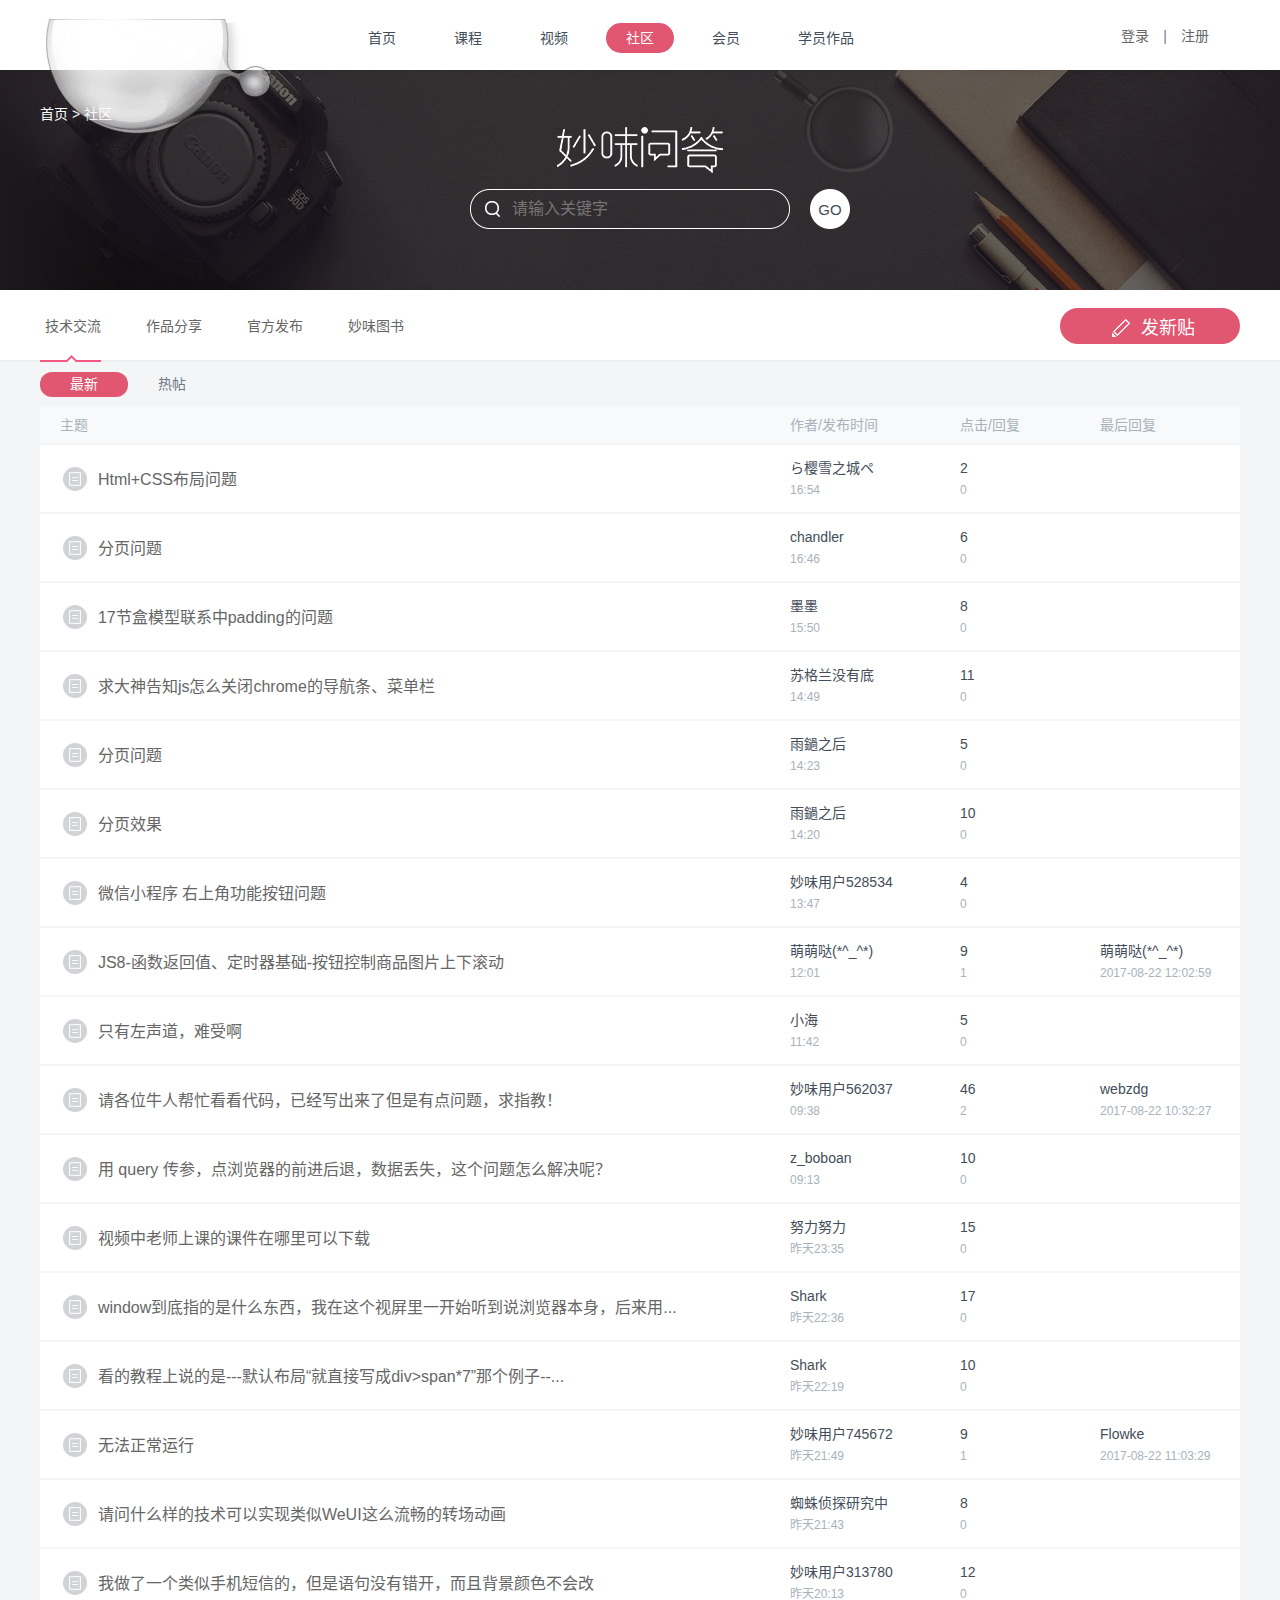
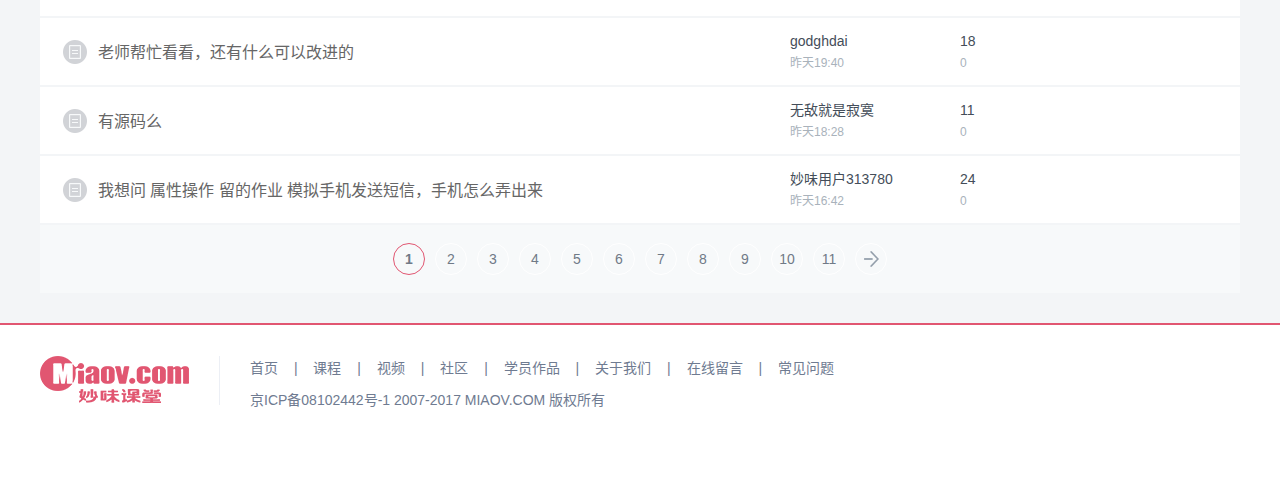
<file: bbs.html>
﻿<!DOCTYPE html>
<html lang="zh-cn">
<head>
    <meta charset="UTF-8"/>
    <meta name="viewport" content="width=1200, user-scalable=no, initial-scale=1, maximum-scale=1, target-densityDpi=device-dpi">
    <link href="/img/miaov.ico" rel="icon">
    <meta name="csrf-param" content="_csrf">
    <meta name="csrf-token" content="aHN6by5rY0EfFEs1ewYJMgclDypLGTMIHCMTG2wtLAYpJD0iVyMWCg==">
    <title>技术交流 - 社区 - 妙味课堂</title>
    <script>
	var wsHost = "ws://ws.miaov.com:8080/ws";
	var uid = 0;
	var wsTime = 1503393276;
	var wsHash = "2858e9179080440ed66675bb7a26f22e";
	
        var _hmt = _hmt || [];
        (function() {
        var hm = document.createElement("script");
        hm.src = "https://hm.baidu.com/hm.js?c84fc1532861cfdf1cf4e8bbe528986d";
        var s = document.getElementsByTagName("script")[0];
        s.parentNode.insertBefore(hm, s);
        })();
    </script>
    <link href="css/0f69396a1ac6562b5f9b593c1828f7d71823beca.css" rel="stylesheet">
<script type="text/javascript"></script>    <script>
    "use strict";
    </script>
</head>
<body>
<div class="header">
	<div class="topMain">
		<h1 class="logo"><a href="http://www.miaov.com"><img src="picture/logo.png"/></a></h1>
		<div class="menu">
			<ul>
				<li><a href="http://www.miaov.com">首页</a></li>
				<li><a href="http://www.miaov.com/index.php/Course/courseList">课程</a></li>
				<li ><a href="/study">视频</a></li>
				<li class="active"><a href="/bbs">社区</a></li>
				<li ><a href="/static/vip">会员</a></li>
				<li><a href="http://www.miaov.com/index.php/example/exampleList">学员作品</a></li>
			</ul>
		</div>
                    <div class="loginBox">
            <a href="/login">登录</a>
            <span>|</span>
            <a href="/signup">注册</a>
            </div>
            			</div>
</div>
<div class="banner">
	<div class="main">
		<div class="hotlink">
			<a href="http://www.miaov.com">首页</a>
			&gt;
			<a href="/bbs">社区</a>
		</div>
		<div class="search">
	<div class="inpBox">
		<em>&nbsp;</em>
		<dfn>&nbsp;</dfn>
		<input id="search-key" type="text" value="" placeholder="请输入关键字" />
		<i></i>
	</div>
	<button type="button" id="search-submit" class="searchBtn">GO</button>
</div>	</div>
</div>

<div class="maineTit">
	<div class="main clear">
				<div class="subMenuBox active">
			<a href="/bbs?cat=1">
				<span>技术交流</span>
				<em>&nbsp;</em>
			</a>
		</div>
				<div class="subMenuBox ">
			<a href="/bbs?cat=2">
				<span>作品分享</span>
				<em>&nbsp;</em>
			</a>
		</div>
				<div class="subMenuBox ">
			<a href="/bbs?cat=4">
				<span>官方发布</span>
				<em>&nbsp;</em>
			</a>
		</div>
				<div class="subMenuBox ">
			<a href="/bbs?cat=5">
				<span>妙味图书</span>
				<em>&nbsp;</em>
			</a>
		</div>
				<a href="/bbs/post" class="btn"><i>&nbsp;</i><span>发新贴</span></a>
	</div>
</div>

<div class="questionMain">
	<div class="main">
		<div class="mainSub">
<!--			<span class="active"><a href="/wenda">全部</a></span>-->
			<span class="active"><a href="/bbs?cat=1">最新</a></span>
			<span class=""><a href="/bbs?cat=1&sub=hot">热帖</a></span>
<!--			<span><a href="#">精华</a></span>-->
		</div>
		<div class="mainList">
			<div class="title">
				<span class="w1">主题</span>
				<span class="w2">作者/发布时间</span>
				<span class="w3">点击/回复</span>
				<span class="w3">最后回复</span>
			</div>
			
			
	<div class="listMain">
		<a href="/bbs/56572" target="_blank">
<!--			<i class="top">&nbsp;</i><i class="best">&nbsp;</i><i class="img">&nbsp;</i><i class="text">&nbsp;</i>-->
			<div class="w1">
								<i class="text">&nbsp;</i>				<span class="postTitle">Html+CSS布局问题</span></div>
			<div class="w2"><span class="dt">ら樱雪之城ペ</span><span class="dd">16:54</span></div>
			<div class="w3"><span class="dt">2</span><span class="dd">0</span></div>
			<div class="w3">
							</div>
		</a>
	</div>

	<div class="listMain">
		<a href="/bbs/56571" target="_blank">
<!--			<i class="top">&nbsp;</i><i class="best">&nbsp;</i><i class="img">&nbsp;</i><i class="text">&nbsp;</i>-->
			<div class="w1">
								<i class="text">&nbsp;</i>				<span class="postTitle">分页问题</span></div>
			<div class="w2"><span class="dt">chandler</span><span class="dd">16:46</span></div>
			<div class="w3"><span class="dt">6</span><span class="dd">0</span></div>
			<div class="w3">
							</div>
		</a>
	</div>

	<div class="listMain">
		<a href="/bbs/56570" target="_blank">
<!--			<i class="top">&nbsp;</i><i class="best">&nbsp;</i><i class="img">&nbsp;</i><i class="text">&nbsp;</i>-->
			<div class="w1">
								<i class="text">&nbsp;</i>				<span class="postTitle">17节盒模型联系中padding的问题</span></div>
			<div class="w2"><span class="dt">墨墨</span><span class="dd">15:50</span></div>
			<div class="w3"><span class="dt">8</span><span class="dd">0</span></div>
			<div class="w3">
							</div>
		</a>
	</div>

	<div class="listMain">
		<a href="/bbs/56569" target="_blank">
<!--			<i class="top">&nbsp;</i><i class="best">&nbsp;</i><i class="img">&nbsp;</i><i class="text">&nbsp;</i>-->
			<div class="w1">
								<i class="text">&nbsp;</i>				<span class="postTitle">求大神告知js怎么关闭chrome的导航条、菜单栏</span></div>
			<div class="w2"><span class="dt">苏格兰没有底</span><span class="dd">14:49</span></div>
			<div class="w3"><span class="dt">11</span><span class="dd">0</span></div>
			<div class="w3">
							</div>
		</a>
	</div>

	<div class="listMain">
		<a href="/bbs/56568" target="_blank">
<!--			<i class="top">&nbsp;</i><i class="best">&nbsp;</i><i class="img">&nbsp;</i><i class="text">&nbsp;</i>-->
			<div class="w1">
								<i class="text">&nbsp;</i>				<span class="postTitle">分页问题</span></div>
			<div class="w2"><span class="dt">雨鐹之后</span><span class="dd">14:23</span></div>
			<div class="w3"><span class="dt">5</span><span class="dd">0</span></div>
			<div class="w3">
							</div>
		</a>
	</div>

	<div class="listMain">
		<a href="/bbs/56567" target="_blank">
<!--			<i class="top">&nbsp;</i><i class="best">&nbsp;</i><i class="img">&nbsp;</i><i class="text">&nbsp;</i>-->
			<div class="w1">
								<i class="text">&nbsp;</i>				<span class="postTitle">分页效果</span></div>
			<div class="w2"><span class="dt">雨鐹之后</span><span class="dd">14:20</span></div>
			<div class="w3"><span class="dt">10</span><span class="dd">0</span></div>
			<div class="w3">
							</div>
		</a>
	</div>

	<div class="listMain">
		<a href="/bbs/56566" target="_blank">
<!--			<i class="top">&nbsp;</i><i class="best">&nbsp;</i><i class="img">&nbsp;</i><i class="text">&nbsp;</i>-->
			<div class="w1">
								<i class="text">&nbsp;</i>				<span class="postTitle">微信小程序 右上角功能按钮问题</span></div>
			<div class="w2"><span class="dt">妙味用户528534</span><span class="dd">13:47</span></div>
			<div class="w3"><span class="dt">4</span><span class="dd">0</span></div>
			<div class="w3">
							</div>
		</a>
	</div>

	<div class="listMain">
		<a href="/bbs/56565" target="_blank">
<!--			<i class="top">&nbsp;</i><i class="best">&nbsp;</i><i class="img">&nbsp;</i><i class="text">&nbsp;</i>-->
			<div class="w1">
								<i class="text">&nbsp;</i>				<span class="postTitle">JS8-函数返回值、定时器基础-按钮控制商品图片上下滚动</span></div>
			<div class="w2"><span class="dt">萌萌哒(*^_^*)</span><span class="dd">12:01</span></div>
			<div class="w3"><span class="dt">9</span><span class="dd">1</span></div>
			<div class="w3">
				<span class="dt">萌萌哒(*^_^*)</span><span class="dd">2017-08-22 12:02:59</span>			</div>
		</a>
	</div>

	<div class="listMain">
		<a href="/bbs/56564" target="_blank">
<!--			<i class="top">&nbsp;</i><i class="best">&nbsp;</i><i class="img">&nbsp;</i><i class="text">&nbsp;</i>-->
			<div class="w1">
								<i class="text">&nbsp;</i>				<span class="postTitle">只有左声道，难受啊</span></div>
			<div class="w2"><span class="dt">小海</span><span class="dd">11:42</span></div>
			<div class="w3"><span class="dt">5</span><span class="dd">0</span></div>
			<div class="w3">
							</div>
		</a>
	</div>

	<div class="listMain">
		<a href="/bbs/56563" target="_blank">
<!--			<i class="top">&nbsp;</i><i class="best">&nbsp;</i><i class="img">&nbsp;</i><i class="text">&nbsp;</i>-->
			<div class="w1">
								<i class="text">&nbsp;</i>				<span class="postTitle">请各位牛人帮忙看看代码，已经写出来了但是有点问题，求指教！</span></div>
			<div class="w2"><span class="dt">妙味用户562037</span><span class="dd">09:38</span></div>
			<div class="w3"><span class="dt">46</span><span class="dd">2</span></div>
			<div class="w3">
				<span class="dt">webzdg</span><span class="dd">2017-08-22 10:32:27</span>			</div>
		</a>
	</div>

	<div class="listMain">
		<a href="/bbs/56562" target="_blank">
<!--			<i class="top">&nbsp;</i><i class="best">&nbsp;</i><i class="img">&nbsp;</i><i class="text">&nbsp;</i>-->
			<div class="w1">
								<i class="text">&nbsp;</i>				<span class="postTitle">用 query 传参，点浏览器的前进后退，数据丢失，这个问题怎么解决呢？</span></div>
			<div class="w2"><span class="dt">z_boboan</span><span class="dd">09:13</span></div>
			<div class="w3"><span class="dt">10</span><span class="dd">0</span></div>
			<div class="w3">
							</div>
		</a>
	</div>

	<div class="listMain">
		<a href="/bbs/56561" target="_blank">
<!--			<i class="top">&nbsp;</i><i class="best">&nbsp;</i><i class="img">&nbsp;</i><i class="text">&nbsp;</i>-->
			<div class="w1">
								<i class="text">&nbsp;</i>				<span class="postTitle">视频中老师上课的课件在哪里可以下载</span></div>
			<div class="w2"><span class="dt">努力努力</span><span class="dd">昨天23:35</span></div>
			<div class="w3"><span class="dt">15</span><span class="dd">0</span></div>
			<div class="w3">
							</div>
		</a>
	</div>

	<div class="listMain">
		<a href="/bbs/56559" target="_blank">
<!--			<i class="top">&nbsp;</i><i class="best">&nbsp;</i><i class="img">&nbsp;</i><i class="text">&nbsp;</i>-->
			<div class="w1">
								<i class="text">&nbsp;</i>				<span class="postTitle">window到底指的是什么东西，我在这个视屏里一开始听到说浏览器本身，后来用...</span></div>
			<div class="w2"><span class="dt">Shark</span><span class="dd">昨天22:36</span></div>
			<div class="w3"><span class="dt">17</span><span class="dd">0</span></div>
			<div class="w3">
							</div>
		</a>
	</div>

	<div class="listMain">
		<a href="/bbs/56558" target="_blank">
<!--			<i class="top">&nbsp;</i><i class="best">&nbsp;</i><i class="img">&nbsp;</i><i class="text">&nbsp;</i>-->
			<div class="w1">
								<i class="text">&nbsp;</i>				<span class="postTitle">看的教程上说的是---默认布局“就直接写成div&gt;span*7”那个例子--...</span></div>
			<div class="w2"><span class="dt">Shark</span><span class="dd">昨天22:19</span></div>
			<div class="w3"><span class="dt">10</span><span class="dd">0</span></div>
			<div class="w3">
							</div>
		</a>
	</div>

	<div class="listMain">
		<a href="/bbs/56557" target="_blank">
<!--			<i class="top">&nbsp;</i><i class="best">&nbsp;</i><i class="img">&nbsp;</i><i class="text">&nbsp;</i>-->
			<div class="w1">
								<i class="text">&nbsp;</i>				<span class="postTitle">无法正常运行</span></div>
			<div class="w2"><span class="dt">妙味用户745672</span><span class="dd">昨天21:49</span></div>
			<div class="w3"><span class="dt">9</span><span class="dd">1</span></div>
			<div class="w3">
				<span class="dt">Flowke</span><span class="dd">2017-08-22 11:03:29</span>			</div>
		</a>
	</div>

	<div class="listMain">
		<a href="/bbs/56556" target="_blank">
<!--			<i class="top">&nbsp;</i><i class="best">&nbsp;</i><i class="img">&nbsp;</i><i class="text">&nbsp;</i>-->
			<div class="w1">
								<i class="text">&nbsp;</i>				<span class="postTitle">请问什么样的技术可以实现类似WeUI这么流畅的转场动画</span></div>
			<div class="w2"><span class="dt">蜘蛛侦探研究中</span><span class="dd">昨天21:43</span></div>
			<div class="w3"><span class="dt">8</span><span class="dd">0</span></div>
			<div class="w3">
							</div>
		</a>
	</div>

	<div class="listMain">
		<a href="/bbs/56555" target="_blank">
<!--			<i class="top">&nbsp;</i><i class="best">&nbsp;</i><i class="img">&nbsp;</i><i class="text">&nbsp;</i>-->
			<div class="w1">
								<i class="text">&nbsp;</i>				<span class="postTitle">我做了一个类似手机短信的，但是语句没有错开，而且背景颜色不会改</span></div>
			<div class="w2"><span class="dt">妙味用户313780</span><span class="dd">昨天20:13</span></div>
			<div class="w3"><span class="dt">12</span><span class="dd">0</span></div>
			<div class="w3">
							</div>
		</a>
	</div>

	<div class="listMain">
		<a href="/bbs/56554" target="_blank">
<!--			<i class="top">&nbsp;</i><i class="best">&nbsp;</i><i class="img">&nbsp;</i><i class="text">&nbsp;</i>-->
			<div class="w1">
								<i class="text">&nbsp;</i>				<span class="postTitle">老师帮忙看看，还有什么可以改进的</span></div>
			<div class="w2"><span class="dt">godghdai</span><span class="dd">昨天19:40</span></div>
			<div class="w3"><span class="dt">18</span><span class="dd">0</span></div>
			<div class="w3">
							</div>
		</a>
	</div>

	<div class="listMain">
		<a href="/bbs/56552" target="_blank">
<!--			<i class="top">&nbsp;</i><i class="best">&nbsp;</i><i class="img">&nbsp;</i><i class="text">&nbsp;</i>-->
			<div class="w1">
								<i class="text">&nbsp;</i>				<span class="postTitle">有源码么</span></div>
			<div class="w2"><span class="dt">无敌就是寂寞</span><span class="dd">昨天18:28</span></div>
			<div class="w3"><span class="dt">11</span><span class="dd">0</span></div>
			<div class="w3">
							</div>
		</a>
	</div>

	<div class="listMain">
		<a href="/bbs/56551" target="_blank">
<!--			<i class="top">&nbsp;</i><i class="best">&nbsp;</i><i class="img">&nbsp;</i><i class="text">&nbsp;</i>-->
			<div class="w1">
								<i class="text">&nbsp;</i>				<span class="postTitle">我想问  属性操作 留的作业 模拟手机发送短信，手机怎么弄出来</span></div>
			<div class="w2"><span class="dt">妙味用户313780</span><span class="dd">昨天16:42</span></div>
			<div class="w3"><span class="dt">24</span><span class="dd">0</span></div>
			<div class="w3">
							</div>
		</a>
	</div>
			<div class="pageList">
									<div class="page">
						<div class="main">
							<b>1</b><a href="/question/show/index?cat=1&amp;sub=new&amp;page=2" title="page 2">2</a><a href="/question/show/index?cat=1&amp;sub=new&amp;page=3" title="page 3">3</a><a href="/question/show/index?cat=1&amp;sub=new&amp;page=4" title="page 4">4</a><a href="/question/show/index?cat=1&amp;sub=new&amp;page=5" title="page 5">5</a><a href="/question/show/index?cat=1&amp;sub=new&amp;page=6" title="page 6">6</a><a href="/question/show/index?cat=1&amp;sub=new&amp;page=7" title="page 7">7</a><a href="/question/show/index?cat=1&amp;sub=new&amp;page=8" title="page 8">8</a><a href="/question/show/index?cat=1&amp;sub=new&amp;page=9" title="page 9">9</a><a href="/question/show/index?cat=1&amp;sub=new&amp;page=10" title="page 10">10</a><a href="/question/show/index?cat=1&amp;sub=new&amp;page=11" title="page 11">11</a><a href="/question/show/index?cat=1&amp;sub=new&amp;page=2" class="next" title="next page"></a>						</div>
					</div>
							</div>
		</div>
	</div>
</div>

<div class="backTop">&nbsp;</div>

<div class="footer">
	<div class="main">
		<div class="logoFoot"><a href="http://www.miaov.com"><img src="picture/logobottom.png"/></a></div>
		<div class="footText">
			<div class="footMenu">
				<a href="http://www.miaov.com">首页</a>
				<span>|</span>
				<a href="http://www.miaov.com/index.php/Course/courseList">课程</a>
				<span>|</span>
				<a href="/study">视频</a>
				<span>|</span>
				<a href="/bbs">社区</a>
				<span>|</span>
				<a href="http://www.miaov.com/index.php/example/exampleList">学员作品</a>
				<span>|</span>
				<a href="http://www.miaov.com/index.php/about/index">关于我们</a>
				<span>|</span>
				<a href="http://www.miaov.com/index.php/Message/index">在线留言</a>
				<span>|</span>
				<a href="http://www.miaov.com/index.php/Question/index">常见问题</a>
			</div>
			<div class="copy">京ICP备08102442号-1 2007-2017 MIAOV.COM 版权所有</div>
		</div>
	</div>
</div>


<script src="js/d9f73d3bed5ea171929ac9d9b85959b911655e3c.js"></script></body>
</html>
</file>
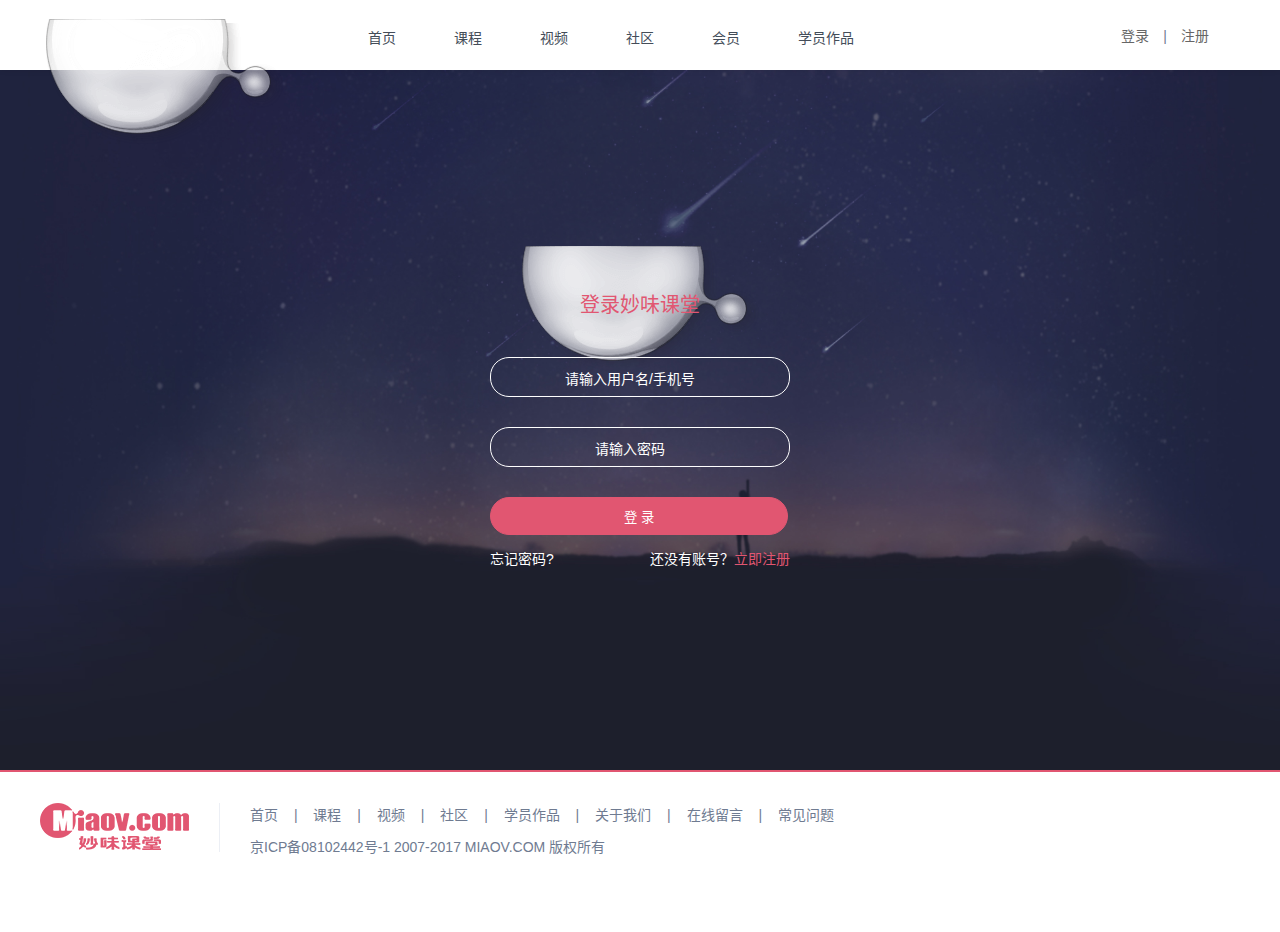
<file: default_1.html>
﻿<!DOCTYPE html>
<html lang="zh-cn">
<head>
    <meta charset="UTF-8"/>
    <meta name="viewport" content="width=1200, user-scalable=no, initial-scale=1, maximum-scale=1, target-densityDpi=device-dpi">
    <link href="/img/miaov.ico" rel="icon">
    <meta name="csrf-param" content="_csrf">
    <meta name="csrf-token" content="SG5tMGpjWDMcAyt0Uio3Xz8cKHwLUxNkHFoPdyg2E3QXJDl4DhUrRw==">
    <title>登陆 - 妙味课堂</title>
    <script>
	var wsHost = "ws://ws.miaov.com:8080/ws";
	var uid = 0;
	var wsTime = 1503393276;
	var wsHash = "2858e9179080440ed66675bb7a26f22e";
	
        var _hmt = _hmt || [];
        (function() {
        var hm = document.createElement("script");
        hm.src = "https://hm.baidu.com/hm.js?c84fc1532861cfdf1cf4e8bbe528986d";
        var s = document.getElementsByTagName("script")[0];
        s.parentNode.insertBefore(hm, s);
        })();
    </script>
    <link href="css/84729ef0d9cddd4fdb53d67f2b771571734413c3.css" rel="stylesheet">
<script type="text/javascript"></script>    <script>
    "use strict";
    </script>
</head>
<body>
<div class="header">
	<div class="topMain">
		<h1 class="logo"><a href="http://www.miaov.com"><img src="picture/logo.png"/></a></h1>
		<div class="menu">
			<ul>
				<li><a href="http://www.miaov.com">首页</a></li>
				<li><a href="http://www.miaov.com/index.php/Course/courseList">课程</a></li>
				<li ><a href="/study">视频</a></li>
				<li ><a href="/bbs">社区</a></li>
				<li ><a href="/static/vip">会员</a></li>
				<li><a href="http://www.miaov.com/index.php/example/exampleList">学员作品</a></li>
			</ul>
		</div>
                    <div class="loginBox">
            <a href="/login">登录</a>
            <span>|</span>
            <a href="/signup">注册</a>
            </div>
            			</div>
</div>


<div class="content bglogin">
	<div class="main" style="padding-top: 176px;">
		<div class="logo"><em>&nbsp;</em><img src="picture/logo.png"/></div>
		<div class="title">登录妙味课堂</div>
		<div class="inpline">
			<label class="inpL"><span data-placeholder="javascript">请输入用户名/手机号</span><input type="text" id="login-account"/></label>
		</div>
		<input type="hidden">
		<div class="inpline">
			<label class="inpL"><span data-placeholder="javascript">请输入密码</span><input type="text" onfocus="this.type='password'" id="login-pwd"/></label>
		</div>
		<div class="inpline">
			<button type="button" id="login-submit" class="btn">登 录</button>
		</div>
		<div class="textline">
			<em><a href="/account/find/phone">忘记密码?</a></em>
			<span>还没有账号？<a href="/signup">立即注册</a></span>
		</div>
		<!--<div class="third">
			<a href="/account/wechat">
				<span>微信登陆</span>
				<i>&nbsp;</i>
			</a>
		</div>-->
	</div>
</div>
	<div class="footer">
	<div class="main">
		<div class="logoFoot"><a href="http://www.miaov.com"><img src="picture/logobottom.png"/></a></div>
		<div class="footText">
			<div class="footMenu">
				<a href="http://www.miaov.com">首页</a>
				<span>|</span>
				<a href="http://www.miaov.com/index.php/Course/courseList">课程</a>
				<span>|</span>
				<a href="/study">视频</a>
				<span>|</span>
				<a href="/bbs">社区</a>
				<span>|</span>
				<a href="http://www.miaov.com/index.php/example/exampleList">学员作品</a>
				<span>|</span>
				<a href="http://www.miaov.com/index.php/about/index">关于我们</a>
				<span>|</span>
				<a href="http://www.miaov.com/index.php/Message/index">在线留言</a>
				<span>|</span>
				<a href="http://www.miaov.com/index.php/Question/index">常见问题</a>
			</div>
			<div class="copy">京ICP备08102442号-1 2007-2017 MIAOV.COM 版权所有</div>
		</div>
	</div>
</div>


<script src="js/0f69b9cf208e8a93dcea2fb7f786ec73525e2a90.js"></script></body>
</html>
</file>
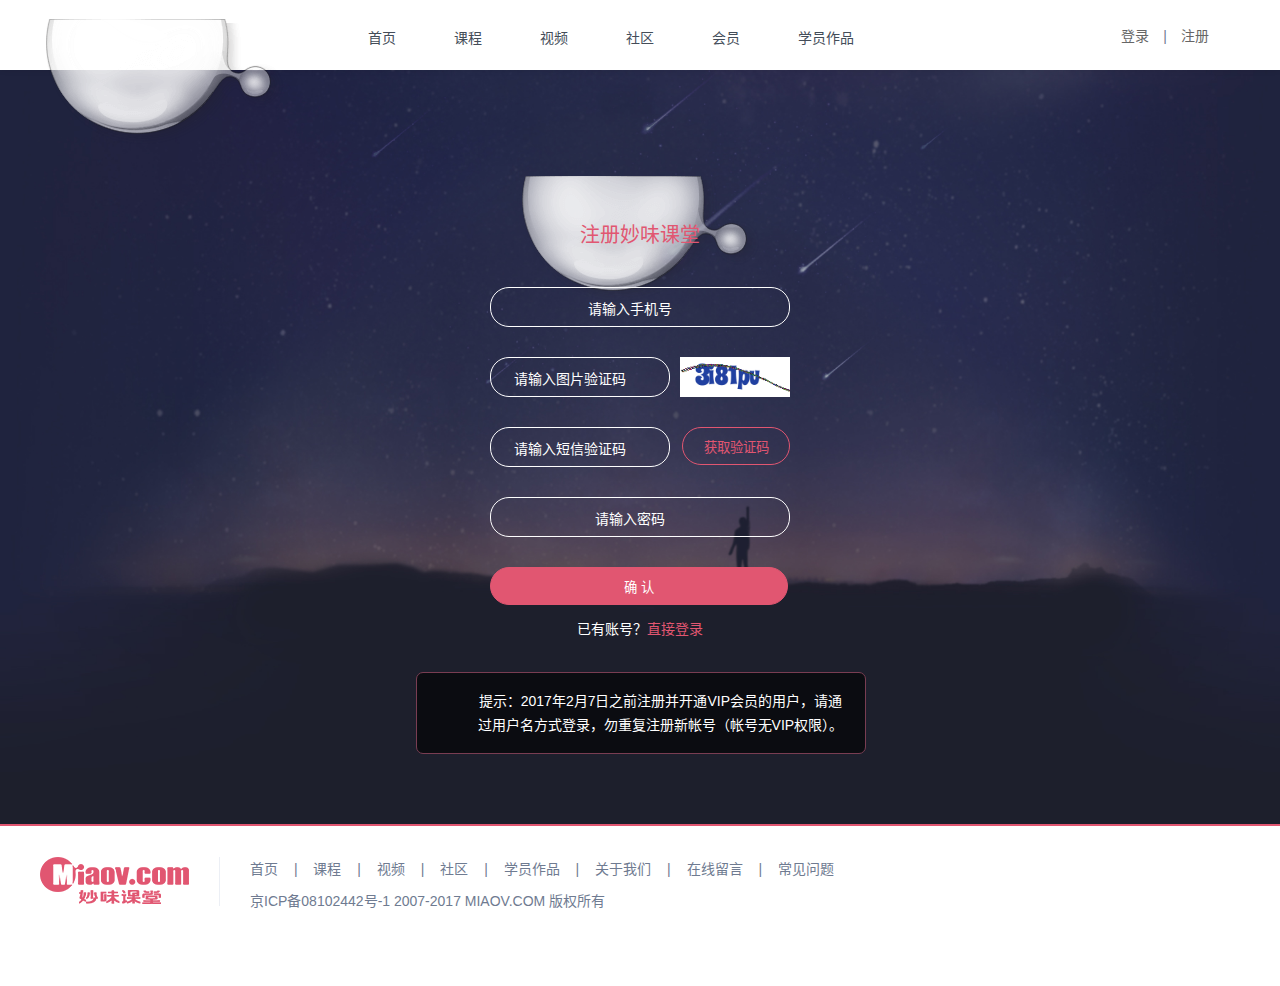
<file: signup.html>
﻿<!DOCTYPE html>
<html lang="zh-cn">
<head>
    <meta charset="UTF-8"/>
    <meta name="viewport" content="width=1200, user-scalable=no, initial-scale=1, maximum-scale=1, target-densityDpi=device-dpi">
    <link href="/img/miaov.ico" rel="icon">
    <meta name="csrf-param" content="_csrf">
    <meta name="csrf-token" content="WVFwbGgtenkRPiImInggQCE8Iy8yYAoVOGIDByt6KjE0PEAgIhUjLg==">
    <title>注册 - 妙味课堂</title>
    <script>
	var wsHost = "ws://ws.miaov.com:8080/ws";
	var uid = 0;
	var wsTime = 1503393276;
	var wsHash = "2858e9179080440ed66675bb7a26f22e";
	
        var _hmt = _hmt || [];
        (function() {
        var hm = document.createElement("script");
        hm.src = "https://hm.baidu.com/hm.js?c84fc1532861cfdf1cf4e8bbe528986d";
        var s = document.getElementsByTagName("script")[0];
        s.parentNode.insertBefore(hm, s);
        })();
    </script>
    <link href="css/84729ef0d9cddd4fdb53d67f2b771571734413c3.css" rel="stylesheet">
<script type="text/javascript"></script>    <script>
    "use strict";
    </script>
</head>
<body>
<div class="header">
	<div class="topMain">
		<h1 class="logo"><a href="http://www.miaov.com"><img src="picture/logo.png"/></a></h1>
		<div class="menu">
			<ul>
				<li><a href="http://www.miaov.com">首页</a></li>
				<li><a href="http://www.miaov.com/index.php/Course/courseList">课程</a></li>
				<li ><a href="/study">视频</a></li>
				<li ><a href="/bbs">社区</a></li>
				<li ><a href="/static/vip">会员</a></li>
				<li><a href="http://www.miaov.com/index.php/example/exampleList">学员作品</a></li>
			</ul>
		</div>
                    <div class="loginBox">
            <a href="/login">登录</a>
            <span>|</span>
            <a href="/signup">注册</a>
            </div>
            			</div>
</div>

<div class="content bglogin">
	<div class="main">
        <div class="logo"><em>&nbsp;</em><img src="picture/logo.png"/></div>
        <div class="title">注册妙味课堂</div>
        
        <div class="inpline">
            <label class="inpL"><span data-placeholder="javascript">请输入手机号</span><input id="phonereg-phone" type="text"/></label>
        </div>

        <div class="inpline">
            <label class="inpS">
            <span data-placeholder="javascript">请输入图片验证码</span>
            <input id="phonereg-imgcode" type="text"/></label>
            <div class="img">
                <img id="w0-image" src="picture/0c9c860eed494948bafada2441fd43f4.gif" alt="图片无法加载" title="点击换图" style="cursor:pointer">            </div>
        </div>

        <div class="inpline">
            <label class="inpS"><span data-placeholder="javascript">请输入短信验证码</span><input id="phonereg-code" type="text"/></label>
            <button type="button" id="phonereg-sendcode" class="btns">获取验证码</button>
        </div>
        <div class="inpline">
            <label class="inpL"><span data-placeholder="javascript">请输入密码</span><input type="text" onfocus="this.type='password'"  id="phonereg-pwd"/></label>
        </div>
        <div class="inpline">
            <button type="button" id="phonereg-submit" class="btn">确 认</button>
        </div>
        <div class="textline center">
            <span>已有账号？<a href="/login">直接登录</a></span>
        </div>
        <div class="note">
            <i class="noteIcon">&nbsp;</i>
            <em>&nbsp;</em>
            <span class="noteText">提示：2017年2月7日之前注册并开通VIP会员的用户，请通过用户名方式登录，勿重复注册新帐号（帐号无VIP权限）。</span>
        </div>
    </div>
	<div class="main" style="display: none;">
		<div class="sucImg"><img src="picture/success.png"/></div>
		<div class="title success">注册成功</div>
		<div class="third success">
			<span>恭喜您成为妙味课堂第</span><em>1231</em><span>位用户！</span><br/><span>如页面未自动跳转，请点击 <a href="#">这里</a></span>
		</div>
	</div>
</div>
	<div class="footer">
	<div class="main">
		<div class="logoFoot"><a href="http://www.miaov.com"><img src="picture/logobottom.png"/></a></div>
		<div class="footText">
			<div class="footMenu">
				<a href="http://www.miaov.com">首页</a>
				<span>|</span>
				<a href="http://www.miaov.com/index.php/Course/courseList">课程</a>
				<span>|</span>
				<a href="/study">视频</a>
				<span>|</span>
				<a href="/bbs">社区</a>
				<span>|</span>
				<a href="http://www.miaov.com/index.php/example/exampleList">学员作品</a>
				<span>|</span>
				<a href="http://www.miaov.com/index.php/about/index">关于我们</a>
				<span>|</span>
				<a href="http://www.miaov.com/index.php/Message/index">在线留言</a>
				<span>|</span>
				<a href="http://www.miaov.com/index.php/Question/index">常见问题</a>
			</div>
			<div class="copy">京ICP备08102442号-1 2007-2017 MIAOV.COM 版权所有</div>
		</div>
	</div>
</div>


<script src="js/289c5dbfde6e2a65c70e2d3ab27b7594555bd3e9.js"></script>
<script type="text/javascript">jQuery(document).ready(function () {
jQuery('#w0-image').yiiCaptcha({"refreshUrl":"\/account\/ajax\/captcha?refresh=1","hashKey":"yiiCaptcha\/\/account\/ajax\/captcha"});
});</script></body>
</html>
</file>
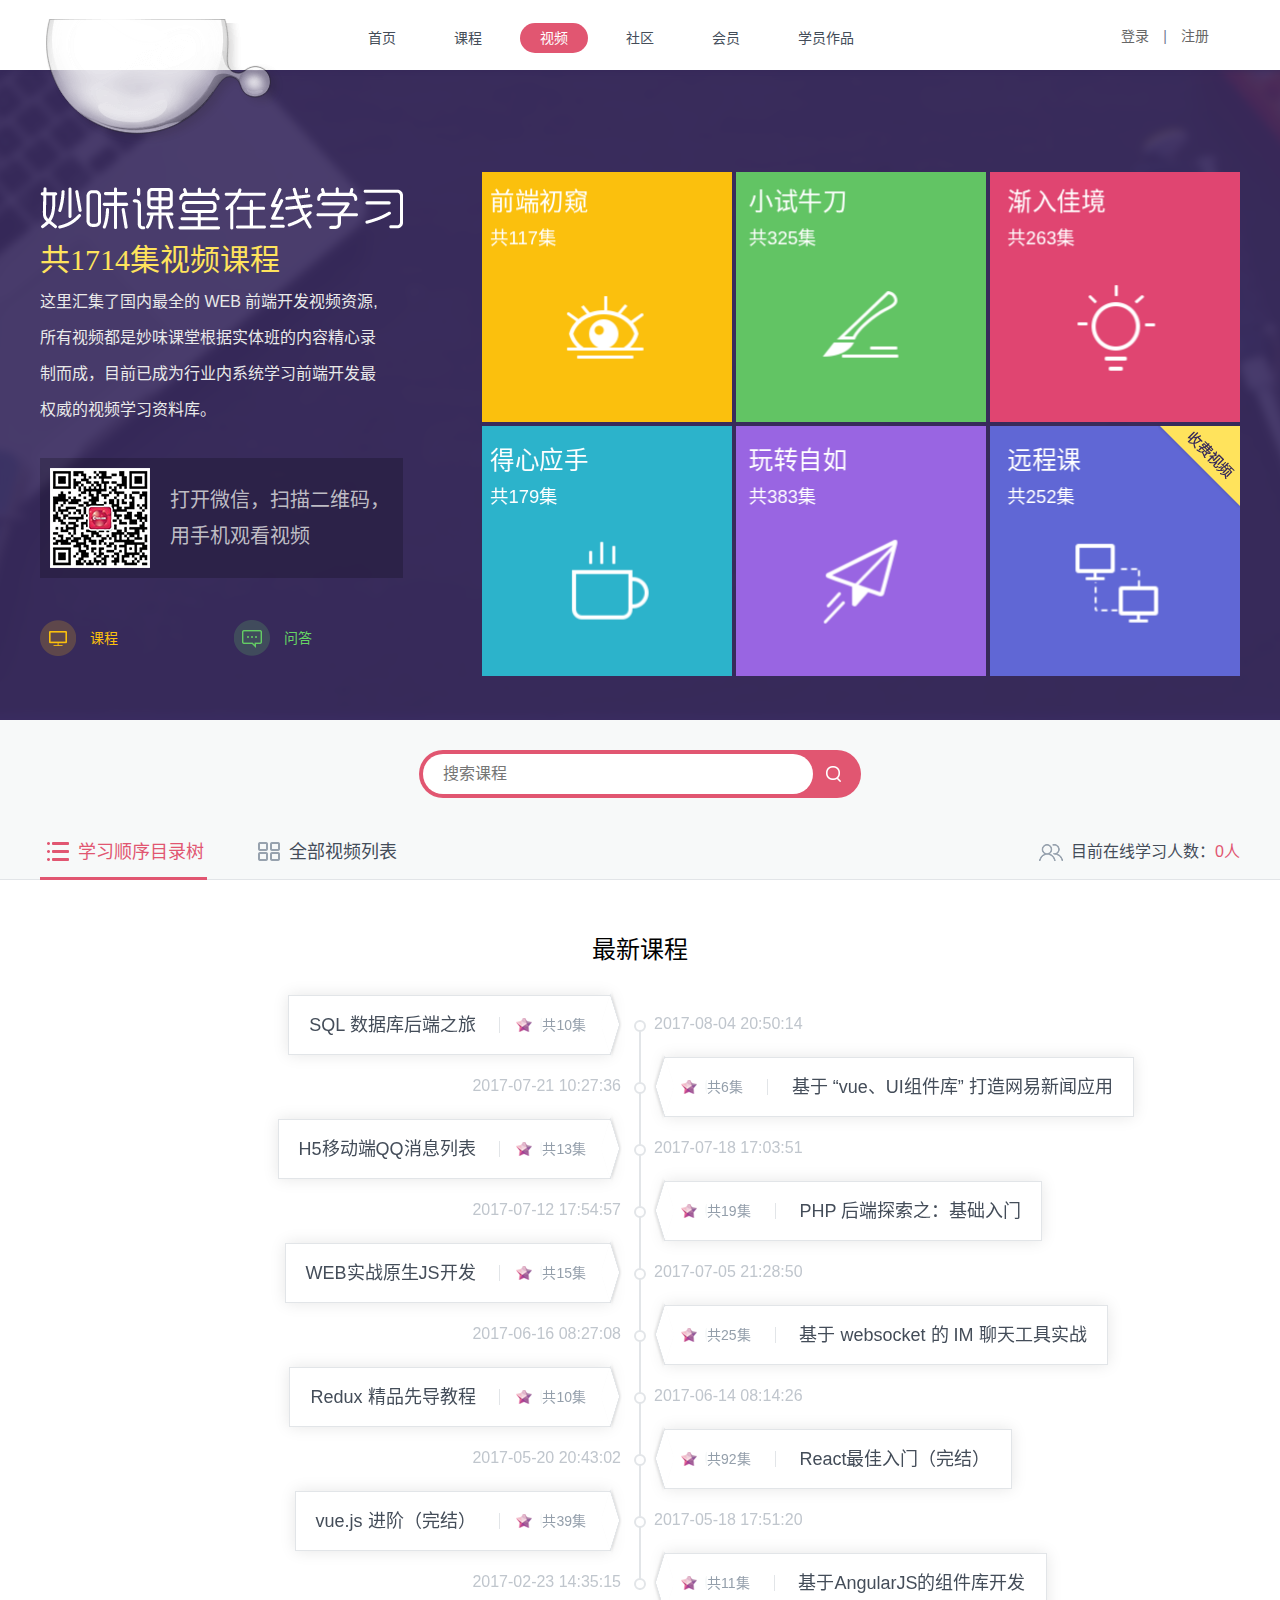
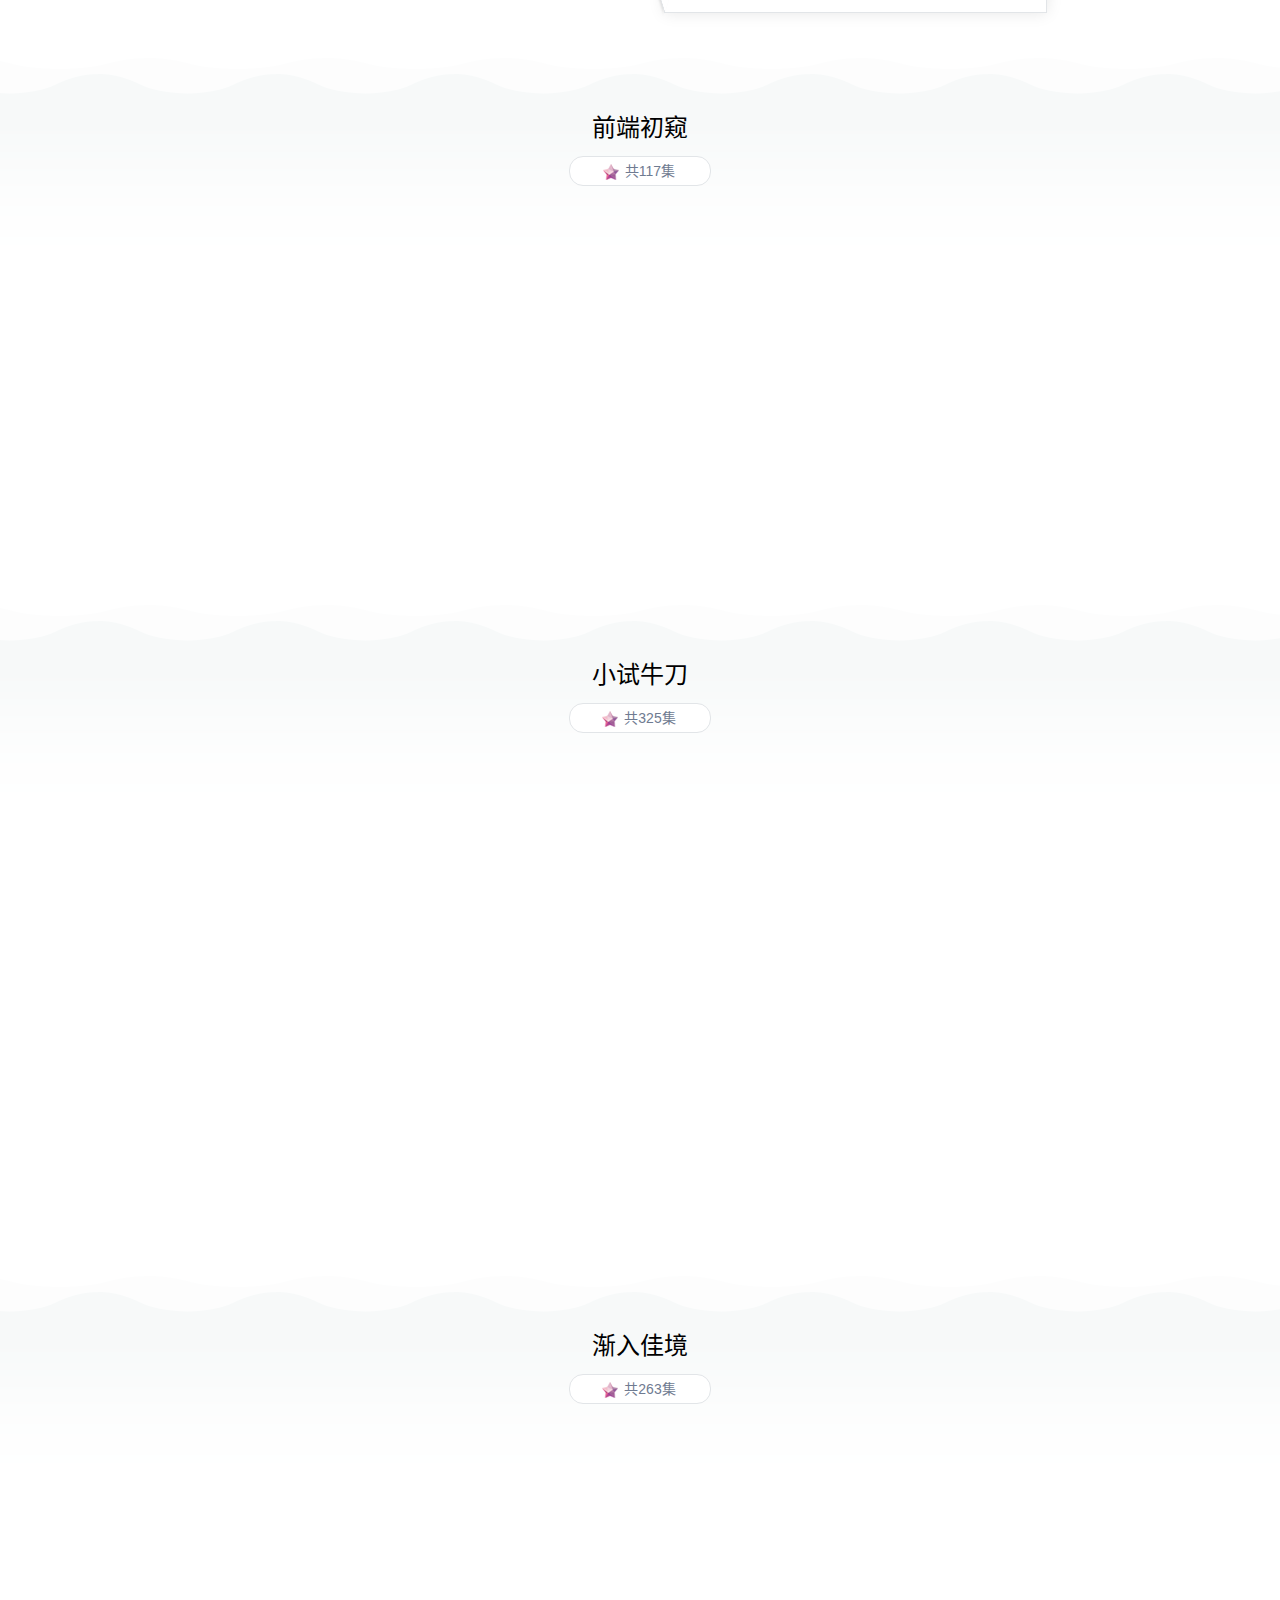
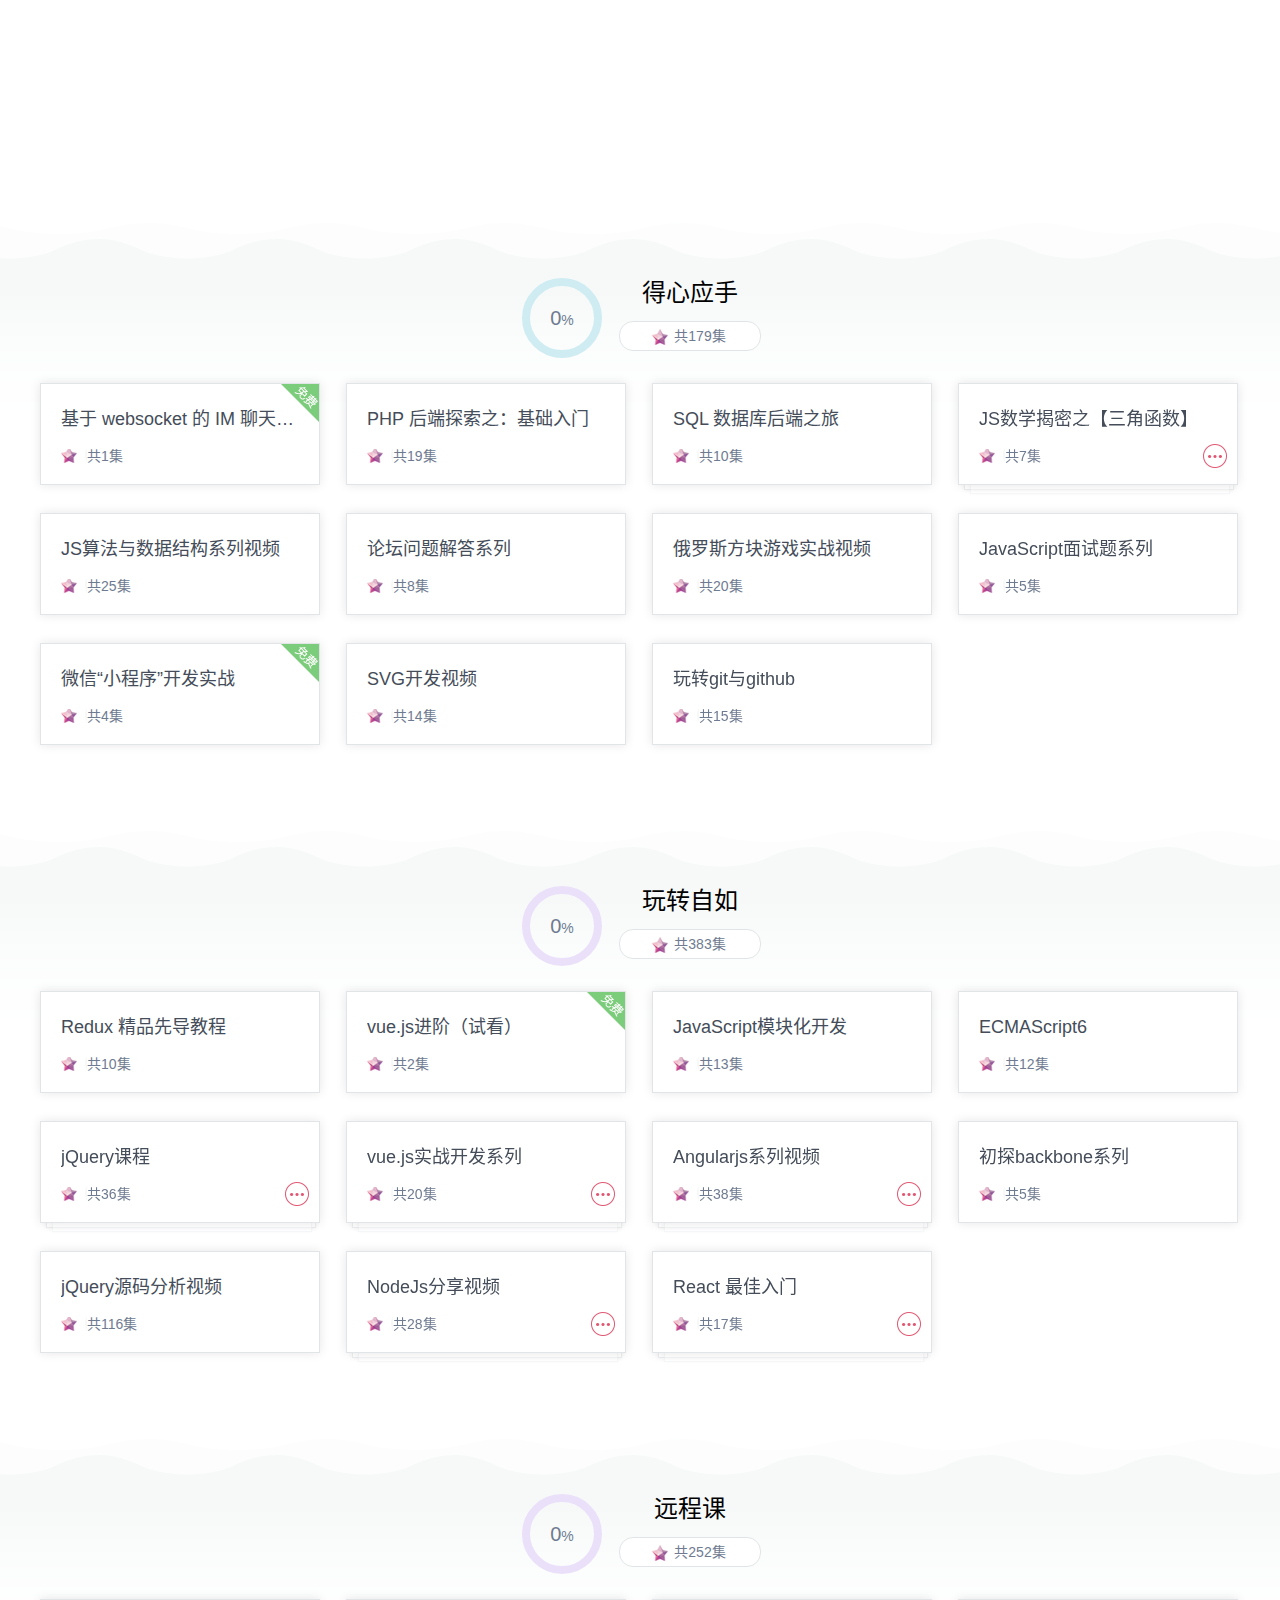
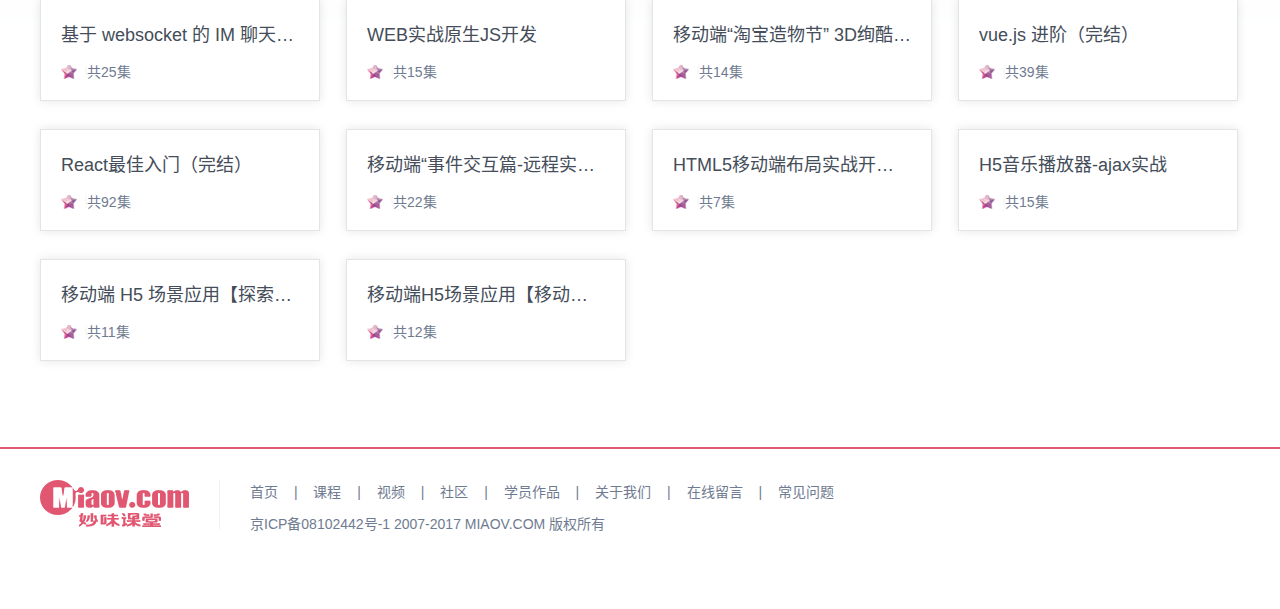
<file: study.html>
﻿<!DOCTYPE html>
<html lang="zh-cn">
<head>
    <meta charset="UTF-8"/>
    <meta name="viewport" content="width=1200, user-scalable=no, initial-scale=1, maximum-scale=1, target-densityDpi=device-dpi">
    <link href="/img/miaov.ico" rel="icon">
    <meta name="csrf-param" content="_csrf">
    <meta name="csrf-token" content="aUZnQkx3cU9eEw86dBwaPyERVnooD0MMJx4GdwMYMwolKiM1PhYlAw==">
    <title>学习首页 - 妙味课堂</title>
    <script>
	var wsHost = "ws://ws.miaov.com:8080/ws";
	var uid = 0;
	var wsTime = 1503393276;
	var wsHash = "2858e9179080440ed66675bb7a26f22e";
	
        var _hmt = _hmt || [];
        (function() {
        var hm = document.createElement("script");
        hm.src = "https://hm.baidu.com/hm.js?c84fc1532861cfdf1cf4e8bbe528986d";
        var s = document.getElementsByTagName("script")[0];
        s.parentNode.insertBefore(hm, s);
        })();
    </script>
    <link href="css/83006f0fbf7aa58216466b74562616faa39cc7c6.css" rel="stylesheet">
<script type="text/javascript"></script>    <script>
    "use strict";
    </script>
</head>
<body>
<div class="header">
	<div class="topMain">
		<h1 class="logo"><a href="http://www.miaov.com"><img src="picture/logo.png"/></a></h1>
		<div class="menu">
			<ul>
				<li><a href="http://www.miaov.com">首页</a></li>
				<li><a href="http://www.miaov.com/index.php/Course/courseList">课程</a></li>
				<li class="active"><a href="/study">视频</a></li>
				<li ><a href="/bbs">社区</a></li>
				<li ><a href="/static/vip">会员</a></li>
				<li><a href="http://www.miaov.com/index.php/example/exampleList">学员作品</a></li>
			</ul>
		</div>
                    <div class="loginBox">
            <a href="/login">登录</a>
            <span>|</span>
            <a href="/signup">注册</a>
            </div>
            			</div>
</div>
<script>
	var user_study_read = "";
</script>
<div class="box1">
	<div class="main">
		<div class="funBar">
<!--			<div class="notice">-->
<!--				<a href="#">-->
<!--					<em></em><i>&nbsp;</i><dfn>&nbsp;</dfn>-->
<!--					<span title="实战开发班10月30日开课字描述，右侧内容点击后定位到对应">实战开发班10月30日开课字描述，右侧内容点击后定位到对应</span>-->
<!--					<abbr>more>></abbr>-->
<!--				</a>-->
<!--			</div>-->
					</div>


		<div class="box1Left">
		    <div class="videoNum"><a href="/study/show/search">共1714集视频课程</a></div>
			<div class="text"><a href="/study/show/search">这里汇集了国内最全的 WEB 前端开发视频资源,所有视频都是妙味课堂根据实体班的内容精心录制而成，目前已成为行业内系统学习前端开发最权威的视频学习资料库。</a></div>
			<div class="coder">
                <img src="picture/code2.png">
                <span>打开微信，扫描二维码，</br>用手机观看视频</span>
            </div>
			<div class="iconBar">
			    <a href="http://www.miaov.com/index.php/Course/courseList">
                    <i class="cur">&nbsp;</i>
                    <span class="cur">课程</span>
				</a>
			    <a href="/bbs">
                    <i class="que">&nbsp;</i>
                    <span class="que">问答</span>
				</a>
			    <a href="http://www.miaov.com/index.php/example/exampleList">
                    <i class="case">&nbsp;</i>
                    <span class="case">作品</span>
				</a>
			</div>
		</div>
		<div class="box1Right">
													<div class="studyBox Lv1 unlogin" data-scrollto="#lv1" data-revised="0">
					<div class="boxTit">
						<i>前端初窥</i>共117集					</div>
					<div class="progress">
						<canvas>共117集</canvas>
					</div>
					<div class="CourNum"><em>&nbsp;</em><i>&nbsp;</i><span>共117集</span><dfn>&nbsp;</dfn></div>
				</div>
										<div class="studyBox Lv2 unlogin" data-scrollto="#lv2" data-revised="0">
					<div class="boxTit">
						<i>小试牛刀</i>共325集					</div>
					<div class="progress">
						<canvas>共325集</canvas>
					</div>
					<div class="CourNum"><em>&nbsp;</em><i>&nbsp;</i><span>共325集</span><dfn>&nbsp;</dfn></div>
				</div>
										<div class="studyBox Lv3 unlogin" data-scrollto="#lv3" data-revised="0">
					<div class="boxTit">
						<i>渐入佳境</i>共263集					</div>
					<div class="progress">
						<canvas>共263集</canvas>
					</div>
					<div class="CourNum"><em>&nbsp;</em><i>&nbsp;</i><span>共263集</span><dfn>&nbsp;</dfn></div>
				</div>
										<div class="studyBox Lv4 unlogin" data-scrollto="#lv4" data-revised="0">
					<div class="boxTit">
						<i>得心应手</i>共179集					</div>
					<div class="progress">
						<canvas>共179集</canvas>
					</div>
					<div class="CourNum"><em>&nbsp;</em><i>&nbsp;</i><span>共179集</span><dfn>&nbsp;</dfn></div>
				</div>
										<div class="studyBox Lv5 unlogin" data-scrollto="#lv5" data-revised="0">
					<div class="boxTit">
						<i>玩转自如</i>共383集					</div>
					<div class="progress">
						<canvas>共383集</canvas>
					</div>
					<div class="CourNum"><em>&nbsp;</em><i>&nbsp;</i><span>共383集</span><dfn>&nbsp;</dfn></div>
				</div>
										<div class="studyBox Lv6 unlogin" data-scrollto="#lv6" data-revised="0">
					<div class="boxTit">
						<i>远程课</i>共252集					</div>
					<div class="progress">
						<canvas>共252集</canvas>
					</div>
					<div class="CourNum"><em>&nbsp;</em><i>&nbsp;</i><span>共252集</span><dfn>&nbsp;</dfn></div>
				</div>
								</div>
	</div>
</div>

<div class="searchLine">
	<div class="main">
		<div class="searchMain">
			<label class="inputBg"><input class="inpMain" placeholder="搜索课程" type="text"></label>
			<div class="searchBtn" data-href="/study/show/search"><i class="seaBtn"></i></div>
		</div>
		<div class="seafunLine" id="1">
			<a href="/study" class="seaTab active"><i class="iconTab tree"></i><span class="textTab">学习顺序目录树</span></a>
			<a href="/study/show/search" class="seaTab"><i class="iconTab all"></i><span class="textTab">全部视频列表</span></a>
			<div class="onlineNum"><i class="iconnum"></i><span class="textnum">目前在线学习人数：<em id="people">0人</em></span></div>
		</div>
	</div>
</div>

<div class="lvBox newCourse move">
	<div class="main">
		<div class="lvBoxTit">
			<span class="lvName">最新课程</span>
		</div>
		<div class="studyLine">
															<div class="studyDot newCourse">
						<div class="dot">&nbsp;</div>
						<div class="studyDotTime">2017-08-04 20:50:14</div>
						<div class="studyDotBox">
							<span class="videoName" data-cid="334" data-group="">SQL 数据库后端之旅</span>
<!--							<i class="labelFree">&nbsp;</i>-->
							<span class="progress"><i>&nbsp;</i>共10集</span>
							<i class="dotCorrow">&nbsp;</i>
						</div>
					</div>
																<div class="studyDot newCourse">
						<div class="dot">&nbsp;</div>
						<div class="studyDotTime">2017-07-21 10:27:36</div>
						<div class="studyDotBox">
							<i class="dotCorrow">&nbsp;</i>
							<span class="progress"><i>&nbsp;</i>共6集</span>
							<span class="videoName" data-cid="332" data-group="">基于 “vue、UI组件库” 打造网易新闻应用</span>
						</div>
					</div>
																<div class="studyDot newCourse">
						<div class="dot">&nbsp;</div>
						<div class="studyDotTime">2017-07-18 17:03:51</div>
						<div class="studyDotBox">
							<span class="videoName" data-cid="330" data-group="">H5移动端QQ消息列表</span>
<!--							<i class="labelFree">&nbsp;</i>-->
							<span class="progress"><i>&nbsp;</i>共13集</span>
							<i class="dotCorrow">&nbsp;</i>
						</div>
					</div>
																<div class="studyDot newCourse">
						<div class="dot">&nbsp;</div>
						<div class="studyDotTime">2017-07-12 17:54:57</div>
						<div class="studyDotBox">
							<i class="dotCorrow">&nbsp;</i>
							<span class="progress"><i>&nbsp;</i>共19集</span>
							<span class="videoName" data-cid="322" data-group="">PHP 后端探索之：基础入门</span>
						</div>
					</div>
																<div class="studyDot newCourse">
						<div class="dot">&nbsp;</div>
						<div class="studyDotTime">2017-07-05 21:28:50</div>
						<div class="studyDotBox">
							<span class="videoName" data-cid="319" data-group="">WEB实战原生JS开发</span>
<!--							<i class="labelFree">&nbsp;</i>-->
							<span class="progress"><i>&nbsp;</i>共15集</span>
							<i class="dotCorrow">&nbsp;</i>
						</div>
					</div>
																<div class="studyDot newCourse">
						<div class="dot">&nbsp;</div>
						<div class="studyDotTime">2017-06-16 08:27:08</div>
						<div class="studyDotBox">
							<i class="dotCorrow">&nbsp;</i>
							<span class="progress"><i>&nbsp;</i>共25集</span>
							<span class="videoName" data-cid="308" data-group="">基于 websocket 的 IM 聊天工具实战</span>
						</div>
					</div>
																<div class="studyDot newCourse">
						<div class="dot">&nbsp;</div>
						<div class="studyDotTime">2017-06-14 08:14:26</div>
						<div class="studyDotBox">
							<span class="videoName" data-cid="306" data-group="">Redux 精品先导教程</span>
<!--							<i class="labelFree">&nbsp;</i>-->
							<span class="progress"><i>&nbsp;</i>共10集</span>
							<i class="dotCorrow">&nbsp;</i>
						</div>
					</div>
																<div class="studyDot newCourse">
						<div class="dot">&nbsp;</div>
						<div class="studyDotTime">2017-05-20 20:43:02</div>
						<div class="studyDotBox">
							<i class="dotCorrow">&nbsp;</i>
							<span class="progress"><i>&nbsp;</i>共92集</span>
							<span class="videoName" data-cid="293" data-group="">React最佳入门（完结）</span>
						</div>
					</div>
																<div class="studyDot newCourse">
						<div class="dot">&nbsp;</div>
						<div class="studyDotTime">2017-05-18 17:51:20</div>
						<div class="studyDotBox">
							<span class="videoName" data-cid="290" data-group="">vue.js 进阶（完结）</span>
<!--							<i class="labelFree">&nbsp;</i>-->
							<span class="progress"><i>&nbsp;</i>共39集</span>
							<i class="dotCorrow">&nbsp;</i>
						</div>
					</div>
																<div class="studyDot newCourse">
						<div class="dot">&nbsp;</div>
						<div class="studyDotTime">2017-02-23 14:35:15</div>
						<div class="studyDotBox">
							<i class="dotCorrow">&nbsp;</i>
							<span class="progress"><i>&nbsp;</i>共11集</span>
							<span class="videoName" data-cid="261" data-group="">基于AngularJS的组件库开发</span>
						</div>
					</div>
									</div>
	</div>
</div>

	
<div class="lvBox lv1" id="lv1">
		<div class="main">
			<div class="lvBoxTit">
				<span class="lvName">前端初窥</span>
				<div class="CourNum"><i>&nbsp;</i><span>共117集</span></div>
				<div class="progress"><canvas>共117集/fbc00d</canvas><span>0</span><em>%</em></div>
			</div>
			<div class="studyLine">
																			<div class="studyDot">
							<div class="dot">&nbsp;</div>
							<div class="studyDotBox">
								<span class="videoName" data-cid="38">PhotoShop基础</span>
																	<i class="labelFree">&nbsp;</i>
																<span class="progress"><i>&nbsp;</i>共2集</span>
																<i class="dotCorrow">&nbsp;</i>
															</div>
															<!-- lt 8  -->
								<div class="dotUnderBox clear">
									<div class="unCorrow">&nbsp;</div>
									<div class="undtitle">选学课程</div>
																	</div>
													</div>
																				<div class="studyDot">
							<div class="dot">&nbsp;</div>
							<div class="studyDotBox">
								<i class="dotCorrow">&nbsp;</i>
																<span class="progress"><i>&nbsp;</i>共10集</span>
								<span class="videoName" data-cid="40">代码入门篇</span>
																	<i class="labelFree">&nbsp;</i>
								<!--								<i class="labelNew">&nbsp;</i>-->
															</div>

															<!-- lt 8  -->
								<div class="dotUnderBox clear">
									<div class="unCorrow">&nbsp;</div>
									<div class="undtitle">选学课程</div>
																	</div>
							

						</div>
																				<div class="studyDot">
							<div class="dot">&nbsp;</div>
							<div class="studyDotBox">
								<span class="videoName" data-cid="42">HTML5基础</span>
																<span class="progress"><i>&nbsp;</i>共26集</span>
																<i class="dotCorrow">&nbsp;</i>
															</div>
															<!-- lt 8  -->
								<div class="dotUnderBox clear">
									<div class="unCorrow">&nbsp;</div>
									<div class="undtitle">选学课程</div>
																	</div>
													</div>
																				<div class="studyDot">
							<div class="dot">&nbsp;</div>
							<div class="studyDotBox">
								<i class="dotCorrow">&nbsp;</i>
																	<span class="labelMore" data-remove="off"  data-openchiose = 'javascript:;'><i>&nbsp;</i></span>
																<span class="progress"><i>&nbsp;</i>共25集</span>
								<span class="videoName" data-cid="44">HTML5高级</span>
								<!--								<i class="labelNew">&nbsp;</i>-->
																	<dfn class="more"><dfn class="more last"></dfn></dfn>
															</div>

															<!-- lt 8  -->
								<div class="dotUnderBox clear">
									<div class="unCorrow">&nbsp;</div>
									<div class="undtitle">选学课程</div>
																			<div class="unCourBox" data-cid="13">
											<div class="unvideoName"><span>HTML+CSS - 实战开发视频</span><i class="labelFree">&nbsp;</i></div>
											<span class="progress"><i>&nbsp;</i>共12集</span>
										</div>
																			<div class="unCourBox" data-cid="132">
											<div class="unvideoName"><span>电子商务网站 - 模块化布局实战</span><i class="labelFree">&nbsp;</i></div>
											<span class="progress"><i>&nbsp;</i>共35集</span>
										</div>
																			<div class="unCourBox" data-cid="15">
											<div class="unvideoName"><span>VIP公开课：A部落 - HTML+CSS</span></div>
											<span class="progress"><i>&nbsp;</i>共7集</span>
										</div>
																	</div>
							

						</div>
													<div class="studyCorrow">&nbsp;</div>
			</div>
		</div>
	</div>
	
<div class="lvBox lv2" id="lv2">
		<div class="main">
			<div class="lvBoxTit">
				<span class="lvName">小试牛刀</span>
				<div class="CourNum"><i>&nbsp;</i><span>共325集</span></div>
				<div class="progress"><canvas>共325集/7ccd7b</canvas><span>0</span><em>%</em></div>
			</div>
			<div class="studyLine">
																			<div class="studyDot">
							<div class="dot">&nbsp;</div>
							<div class="studyDotBox">
								<span class="videoName" data-cid="83">JavaScript基础部分</span>
																	<i class="labelFree">&nbsp;</i>
																<span class="progress"><i>&nbsp;</i>共78集</span>
																	<span class="labelMore" data-remove="off"  data-openchiose = 'javascript:;'><i>&nbsp;</i></span>
																<i class="dotCorrow">&nbsp;</i>
																	<dfn class="more"><dfn class="more last"></dfn></dfn>
															</div>
															<!-- lt 8  -->
								<div class="dotUnderBox clear">
									<div class="unCorrow">&nbsp;</div>
									<div class="undtitle">选学课程</div>
																			<div class="unCourBox" data-cid="87">
											<div class="unvideoName"><span>新手福利《JS基础阶段的课后练习》公开课</span></div>
											<span class="progress"><i>&nbsp;</i>共20集</span>
										</div>
																	</div>
													</div>
																				<div class="studyDot">
							<div class="dot">&nbsp;</div>
							<div class="studyDotBox">
								<i class="dotCorrow">&nbsp;</i>
																	<span class="labelMore" data-remove="off"  data-openchiose = 'javascript:;'><i>&nbsp;</i></span>
																<span class="progress"><i>&nbsp;</i>共14集</span>
								<span class="videoName" data-cid="69">DOM详解</span>
								<!--								<i class="labelNew">&nbsp;</i>-->
																	<dfn class="more"><dfn class="more last"></dfn></dfn>
															</div>

															<!-- lt 8  -->
								<div class="dotUnderBox clear">
									<div class="unCorrow">&nbsp;</div>
									<div class="undtitle">选学课程</div>
																			<div class="unCourBox" data-cid="315">
											<div class="unvideoName"><span>商品分类筛选—妙味远程公开课</span></div>
											<span class="progress"><i>&nbsp;</i>共7集</span>
										</div>
																			<div class="unCourBox" data-cid="317">
											<div class="unvideoName"><span>邮件拖拽删除功能—妙味远程公开课</span></div>
											<span class="progress"><i>&nbsp;</i>共6集</span>
										</div>
																			<div class="unCourBox" data-cid="11">
											<div class="unvideoName"><span>你真的了解JS吗？</span></div>
											<span class="progress"><i>&nbsp;</i>共2集</span>
										</div>
																	</div>
							

						</div>
																				<div class="studyDot">
							<div class="dot">&nbsp;</div>
							<div class="studyDotBox">
								<span class="videoName" data-cid="99">CSS3详解</span>
																<span class="progress"><i>&nbsp;</i>共22集</span>
																	<span class="labelMore" data-remove="off"  data-openchiose = 'javascript:;'><i>&nbsp;</i></span>
																<i class="dotCorrow">&nbsp;</i>
																	<dfn class="more"><dfn class="more last"></dfn></dfn>
															</div>
															<!-- lt 8  -->
								<div class="dotUnderBox clear">
									<div class="unCorrow">&nbsp;</div>
									<div class="undtitle">选学课程</div>
																			<div class="unCourBox" data-cid="85">
											<div class="unvideoName"><span>VIP公开课--B联盟 - JavaScript</span></div>
											<span class="progress"><i>&nbsp;</i>共13集</span>
										</div>
																	</div>
													</div>
																				<div class="studyDot">
							<div class="dot">&nbsp;</div>
							<div class="studyDotBox">
								<i class="dotCorrow">&nbsp;</i>
																	<span class="labelMore" data-remove="off"  data-openchiose = 'javascript:;'><i>&nbsp;</i></span>
																<span class="progress"><i>&nbsp;</i>共18集</span>
								<span class="videoName" data-cid="81">JS中级课程：BOM\EVENT</span>
								<!--								<i class="labelNew">&nbsp;</i>-->
																	<dfn class="more"><dfn class="more last"></dfn></dfn>
															</div>

															<!-- lt 8  -->
								<div class="dotUnderBox clear">
									<div class="unCorrow">&nbsp;</div>
									<div class="undtitle">选学课程</div>
																			<div class="unCourBox" data-cid="140">
											<div class="unvideoName"><span>diagnosite网站视频</span></div>
											<span class="progress"><i>&nbsp;</i>共23集</span>
										</div>
																			<div class="unCourBox" data-cid="17">
											<div class="unvideoName"><span>“桌面级应用-腾讯微云”核心功能公开课</span></div>
											<span class="progress"><i>&nbsp;</i>共19集</span>
										</div>
																			<div class="unCourBox" data-cid="130">
											<div class="unvideoName"><span>棍子英雄游戏实战视频</span></div>
											<span class="progress"><i>&nbsp;</i>共14集</span>
										</div>
																			<div class="unCourBox" data-cid="57">
											<div class="unvideoName"><span>JavaScript中的运动</span></div>
											<span class="progress"><i>&nbsp;</i>共27集</span>
										</div>
																	</div>
							

						</div>
																				<div class="studyDot">
							<div class="dot">&nbsp;</div>
							<div class="studyDotBox">
								<span class="videoName" data-cid="91">AJAX课程</span>
																<span class="progress"><i>&nbsp;</i>共21集</span>
																	<span class="labelMore" data-remove="off"  data-openchiose = 'javascript:;'><i>&nbsp;</i></span>
																<i class="dotCorrow">&nbsp;</i>
																	<dfn class="more"><dfn class="more last"></dfn></dfn>
															</div>
															<!-- lt 8  -->
								<div class="dotUnderBox clear">
									<div class="unCorrow">&nbsp;</div>
									<div class="undtitle">选学课程</div>
																			<div class="unCourBox" data-cid="136">
											<div class="unvideoName"><span>JS原创视频教程-实例类</span></div>
											<span class="progress"><i>&nbsp;</i>共19集</span>
										</div>
																			<div class="unCourBox" data-cid="155">
											<div class="unvideoName"><span>JS原创视频教程-知识点类</span></div>
											<span class="progress"><i>&nbsp;</i>共11集</span>
										</div>
																	</div>
													</div>
																				<div class="studyDot">
							<div class="dot">&nbsp;</div>
							<div class="studyDotBox">
								<i class="dotCorrow">&nbsp;</i>
																<span class="progress"><i>&nbsp;</i>共11集</span>
								<span class="videoName" data-cid="63">JavaScript中的正则表达式</span>
								<!--								<i class="labelNew">&nbsp;</i>-->
															</div>

															<!-- lt 8  -->
								<div class="dotUnderBox clear">
									<div class="unCorrow">&nbsp;</div>
									<div class="undtitle">选学课程</div>
																	</div>
							

						</div>
													<div class="studyCorrow">&nbsp;</div>
			</div>
		</div>
	</div>
	
<div class="lvBox lv3" id="lv3">
		<div class="main">
			<div class="lvBoxTit">
				<span class="lvName">渐入佳境</span>
				<div class="CourNum"><i>&nbsp;</i><span>共263集</span></div>
				<div class="progress"><canvas>共263集/f24874</canvas><span>0</span><em>%</em></div>
			</div>
			<div class="studyLine">
																			<div class="studyDot">
							<div class="dot">&nbsp;</div>
							<div class="studyDotBox">
								<span class="videoName" data-cid="147">JS面向对象及组件开发</span>
																<span class="progress"><i>&nbsp;</i>共36集</span>
																<i class="dotCorrow">&nbsp;</i>
															</div>
															<!-- lt 8  -->
								<div class="dotUnderBox clear">
									<div class="unCorrow">&nbsp;</div>
									<div class="undtitle">选学课程</div>
																	</div>
													</div>
																				<div class="studyDot">
							<div class="dot">&nbsp;</div>
							<div class="studyDotBox">
								<i class="dotCorrow">&nbsp;</i>
																	<span class="labelMore" data-remove="off"  data-openchiose = 'javascript:;'><i>&nbsp;</i></span>
																<span class="progress"><i>&nbsp;</i>共38集</span>
								<span class="videoName" data-cid="101">HTML5详解</span>
								<!--								<i class="labelNew">&nbsp;</i>-->
																	<dfn class="more"><dfn class="more last"></dfn></dfn>
															</div>

															<!-- lt 8  -->
								<div class="dotUnderBox clear">
									<div class="unCorrow">&nbsp;</div>
									<div class="undtitle">选学课程</div>
																			<div class="unCourBox" data-cid="167">
											<div class="unvideoName"><span>HTML5梦工厂 - 码农俱乐部视频</span></div>
											<span class="progress"><i>&nbsp;</i>共45集</span>
										</div>
																	</div>
							

						</div>
																				<div class="studyDot">
							<div class="dot">&nbsp;</div>
							<div class="studyDotBox">
								<span class="videoName" data-cid="23">bootstrap教程</span>
																<span class="progress"><i>&nbsp;</i>共17集</span>
																<i class="dotCorrow">&nbsp;</i>
															</div>
															<!-- lt 8  -->
								<div class="dotUnderBox clear">
									<div class="unCorrow">&nbsp;</div>
									<div class="undtitle">选学课程</div>
																	</div>
													</div>
																				<div class="studyDot">
							<div class="dot">&nbsp;</div>
							<div class="studyDotBox">
								<i class="dotCorrow">&nbsp;</i>
																	<span class="labelMore" data-remove="off"  data-openchiose = 'javascript:;'><i>&nbsp;</i></span>
																<span class="progress"><i>&nbsp;</i>共27集</span>
								<span class="videoName" data-cid="103">《移动端开发深度揭秘》系列公开课</span>
								<!--								<i class="labelNew">&nbsp;</i>-->
																	<dfn class="more"><dfn class="more last"></dfn></dfn>
															</div>

															<!-- lt 8  -->
								<div class="dotUnderBox clear">
									<div class="unCorrow">&nbsp;</div>
									<div class="undtitle">选学课程</div>
																			<div class="unCourBox" data-cid="330">
											<div class="unvideoName"><span>H5移动端QQ消息列表</span></div>
											<span class="progress"><i>&nbsp;</i>共13集</span>
										</div>
																			<div class="unCourBox" data-cid="122">
											<div class="unvideoName"><span>妙味课堂-移动前端开发视频</span></div>
											<span class="progress"><i>&nbsp;</i>共4集</span>
										</div>
																			<div class="unCourBox" data-cid="124">
											<div class="unvideoName"><span>移动端实战系列视频教程</span></div>
											<span class="progress"><i>&nbsp;</i>共14集</span>
										</div>
																			<div class="unCourBox" data-cid="126">
											<div class="unvideoName"><span>微信H5游戏&打怪游戏</span></div>
											<span class="progress"><i>&nbsp;</i>共21集</span>
										</div>
																			<div class="unCourBox" data-cid="128">
											<div class="unvideoName"><span>《移动端开发小技巧实例》公开课</span></div>
											<span class="progress"><i>&nbsp;</i>共17集</span>
										</div>
																			<div class="unCourBox" data-cid="259">
											<div class="unvideoName"><span>- 移动端组件开发 -</span></div>
											<span class="progress"><i>&nbsp;</i>共9集</span>
										</div>
																			<div class="unCourBox" data-cid="271">
											<div class="unvideoName"><span>Swiper  和 TweenMax 移动端实战</span><i class="labelFree">&nbsp;</i></div>
											<span class="progress"><i>&nbsp;</i>共22集</span>
										</div>
																	</div>
							

						</div>
													<div class="studyCorrow">&nbsp;</div>
			</div>
		</div>
	</div>
	
	<div class="lvBox lv4 lastChild" id="lv4">
	<div class="main clear">
		<div class="lvBoxTit remout">
			<span class="lvName">得心应手</span>
			<div class="CourNum"><i>&nbsp;</i><span>共179集</span></div>
			<div class="progress"><canvas>共179集/2bc2d7</canvas>	<span>0</span><em>%</em></div>
		</div>
				
							<div class="main clear">
							<div class="remoutBox clear ">

					<div class="boxMain clear">
						<div class="reunvideoName" data-group="" data-cid="312"><span>基于 websocket 的 IM 聊天工具实战（试看）</span></div>
						<i class="relabelFree">&nbsp;</i>						<span class="reprogress"><i>&nbsp;</i>共1集</span>
											</div>

					
				</div>
			
		
							<div class="remoutBox clear ">

					<div class="boxMain clear">
						<div class="reunvideoName" data-group="" data-cid="322"><span>PHP 后端探索之：基础入门</span></div>
												<span class="reprogress"><i>&nbsp;</i>共19集</span>
											</div>

					
				</div>
			
		
							<div class="remoutBox clear ">

					<div class="boxMain clear">
						<div class="reunvideoName" data-group="" data-cid="334"><span>SQL 数据库后端之旅</span></div>
												<span class="reprogress"><i>&nbsp;</i>共10集</span>
											</div>

					
				</div>
			
		
							<div class="remoutBox clear noMargin">

					<div class="boxMain clear">
						<div class="reunvideoName" data-group="" data-cid="21"><span>JS数学揭密之【三角函数】</span></div>
												<span class="reprogress"><i>&nbsp;</i>共7集</span>
												<span class="relabelMore" data-removeremout = "off"  data-openremout="javascript:;"><i>&nbsp;</i></span>
											</div>

										<div class="dotUnderBox clear">
						<div class="unCorrow">&nbsp;</div>
						<div class="undtitle">选学课程</div>
													<div class="unCourBox" data-cid="134">
								<div class="unvideoName"><span>坚果手机效果</span><i class="relabelFree">&nbsp;</i></div>
								<span class="progress"><i>&nbsp;</i>共6集</span>
							</div>
													<div class="unCourBox" data-cid="138">
								<div class="unvideoName"><span>3D圆球、3D圆锥、3D柱状、3D柱状扭曲</span></div>
								<span class="progress"><i>&nbsp;</i>共13集</span>
							</div>
													<div class="unCourBox" data-cid="142">
								<div class="unvideoName"><span>妙味2013年新官网揭秘</span></div>
								<span class="progress"><i>&nbsp;</i>共32集</span>
							</div>
											</div>
					<dfn class="more"><dfn class="more last"></dfn></dfn>
					
				</div>
			
		
							</div>
				<div class="main clear">
							<div class="remoutBox clear ">

					<div class="boxMain clear">
						<div class="reunvideoName" data-group="" data-cid="161"><span>JS算法与数据结构系列视频</span></div>
												<span class="reprogress"><i>&nbsp;</i>共25集</span>
											</div>

					
				</div>
			
		
							<div class="remoutBox clear ">

					<div class="boxMain clear">
						<div class="reunvideoName" data-group="" data-cid="157"><span>论坛问题解答系列</span></div>
												<span class="reprogress"><i>&nbsp;</i>共8集</span>
											</div>

					
				</div>
			
		
							<div class="remoutBox clear ">

					<div class="boxMain clear">
						<div class="reunvideoName" data-group="" data-cid="171"><span>俄罗斯方块游戏实战视频</span></div>
												<span class="reprogress"><i>&nbsp;</i>共20集</span>
											</div>

					
				</div>
			
		
							<div class="remoutBox clear noMargin">

					<div class="boxMain clear">
						<div class="reunvideoName" data-group="" data-cid="159"><span>JavaScript面试题系列</span></div>
												<span class="reprogress"><i>&nbsp;</i>共5集</span>
											</div>

					
				</div>
			
		
							</div>
				<div class="main clear">
							<div class="remoutBox clear ">

					<div class="boxMain clear">
						<div class="reunvideoName" data-group="" data-cid="153"><span>微信“小程序”开发实战</span></div>
						<i class="relabelFree">&nbsp;</i>						<span class="reprogress"><i>&nbsp;</i>共4集</span>
											</div>

					
				</div>
			
		
							<div class="remoutBox clear ">

					<div class="boxMain clear">
						<div class="reunvideoName" data-group="" data-cid="163"><span>SVG开发视频</span></div>
												<span class="reprogress"><i>&nbsp;</i>共14集</span>
											</div>

					
				</div>
			
		
							<div class="remoutBox clear ">

					<div class="boxMain clear">
						<div class="reunvideoName" data-group="" data-cid="165"><span>玩转git与github</span></div>
												<span class="reprogress"><i>&nbsp;</i>共15集</span>
											</div>

					
				</div>
							</div>
			
			</div>
	</div>
	
	<div class="lvBox lv5 lastChild" id="lv5">
	<div class="main clear">
		<div class="lvBoxTit remout">
			<span class="lvName">玩转自如</span>
			<div class="CourNum"><i>&nbsp;</i><span>共383集</span></div>
			<div class="progress"><canvas>共383集/9865e2</canvas>	<span>0</span><em>%</em></div>
		</div>
				
							<div class="main clear">
							<div class="remoutBox clear ">

					<div class="boxMain clear">
						<div class="reunvideoName" data-group="" data-cid="306"><span>Redux 精品先导教程</span></div>
												<span class="reprogress"><i>&nbsp;</i>共10集</span>
											</div>

					
				</div>
			
		
							<div class="remoutBox clear ">

					<div class="boxMain clear">
						<div class="reunvideoName" data-group="" data-cid="288"><span>vue.js进阶（试看）</span></div>
						<i class="relabelFree">&nbsp;</i>						<span class="reprogress"><i>&nbsp;</i>共2集</span>
											</div>

					
				</div>
			
		
							<div class="remoutBox clear ">

					<div class="boxMain clear">
						<div class="reunvideoName" data-group="" data-cid="149"><span>JavaScript模块化开发</span></div>
												<span class="reprogress"><i>&nbsp;</i>共13集</span>
											</div>

					
				</div>
			
		
							<div class="remoutBox clear noMargin">

					<div class="boxMain clear">
						<div class="reunvideoName" data-group="" data-cid="151"><span>ECMAScript6</span></div>
												<span class="reprogress"><i>&nbsp;</i>共12集</span>
											</div>

					
				</div>
			
		
							</div>
				<div class="main clear">
							<div class="remoutBox clear ">

					<div class="boxMain clear">
						<div class="reunvideoName" data-group="" data-cid="89"><span>jQuery课程</span></div>
												<span class="reprogress"><i>&nbsp;</i>共36集</span>
												<span class="relabelMore" data-removeremout = "off"  data-openremout="javascript:;"><i>&nbsp;</i></span>
											</div>

										<div class="dotUnderBox clear">
						<div class="unCorrow">&nbsp;</div>
						<div class="undtitle">选学课程</div>
													<div class="unCourBox" data-cid="65">
								<div class="unvideoName"><span>jQuery实战开发远程课视频</span></div>
								<span class="progress"><i>&nbsp;</i>共31集</span>
							</div>
													<div class="unCourBox" data-cid="67">
								<div class="unvideoName"><span>jQuery Ui光速入门公开课</span></div>
								<span class="progress"><i>&nbsp;</i>共4集</span>
							</div>
											</div>
					<dfn class="more"><dfn class="more last"></dfn></dfn>
					
				</div>
			
		
							<div class="remoutBox clear ">

					<div class="boxMain clear">
						<div class="reunvideoName" data-group="" data-cid="224"><span>vue.js实战开发系列</span></div>
												<span class="reprogress"><i>&nbsp;</i>共20集</span>
												<span class="relabelMore" data-removeremout = "off"  data-openremout="javascript:;"><i>&nbsp;</i></span>
											</div>

										<div class="dotUnderBox clear">
						<div class="unCorrow">&nbsp;</div>
						<div class="undtitle">选学课程</div>
													<div class="unCourBox" data-cid="332">
								<div class="unvideoName"><span>基于 “vue、UI组件库” 打造网易新闻应用</span></div>
								<span class="progress"><i>&nbsp;</i>共6集</span>
							</div>
											</div>
					<dfn class="more"><dfn class="more last"></dfn></dfn>
					
				</div>
			
		
							<div class="remoutBox clear ">

					<div class="boxMain clear">
						<div class="reunvideoName" data-group="" data-cid="169"><span>Angularjs系列视频</span></div>
												<span class="reprogress"><i>&nbsp;</i>共38集</span>
												<span class="relabelMore" data-removeremout = "off"  data-openremout="javascript:;"><i>&nbsp;</i></span>
											</div>

										<div class="dotUnderBox clear">
						<div class="unCorrow">&nbsp;</div>
						<div class="undtitle">选学课程</div>
													<div class="unCourBox" data-cid="261">
								<div class="unvideoName"><span>基于AngularJS的组件库开发</span></div>
								<span class="progress"><i>&nbsp;</i>共11集</span>
							</div>
											</div>
					<dfn class="more"><dfn class="more last"></dfn></dfn>
					
				</div>
			
		
							<div class="remoutBox clear noMargin">

					<div class="boxMain clear">
						<div class="reunvideoName" data-group="" data-cid="173"><span>初探backbone系列</span></div>
												<span class="reprogress"><i>&nbsp;</i>共5集</span>
											</div>

					
				</div>
			
		
							</div>
				<div class="main clear">
							<div class="remoutBox clear ">

					<div class="boxMain clear">
						<div class="reunvideoName" data-group="" data-cid="36"><span>jQuery源码分析视频</span></div>
												<span class="reprogress"><i>&nbsp;</i>共116集</span>
											</div>

					
				</div>
			
		
							<div class="remoutBox clear ">

					<div class="boxMain clear">
						<div class="reunvideoName" data-group="" data-cid="175"><span>NodeJs分享视频</span></div>
												<span class="reprogress"><i>&nbsp;</i>共28集</span>
												<span class="relabelMore" data-removeremout = "off"  data-openremout="javascript:;"><i>&nbsp;</i></span>
											</div>

										<div class="dotUnderBox clear">
						<div class="unCorrow">&nbsp;</div>
						<div class="undtitle">选学课程</div>
													<div class="unCourBox" data-cid="7">
								<div class="unvideoName"><span>Node.js实战</span></div>
								<span class="progress"><i>&nbsp;</i>共26集</span>
							</div>
											</div>
					<dfn class="more"><dfn class="more last"></dfn></dfn>
					
				</div>
			
		
							<div class="remoutBox clear ">

					<div class="boxMain clear">
						<div class="reunvideoName" data-group="" data-cid="283"><span>React 最佳入门</span></div>
												<span class="reprogress"><i>&nbsp;</i>共17集</span>
												<span class="relabelMore" data-removeremout = "off"  data-openremout="javascript:;"><i>&nbsp;</i></span>
											</div>

										<div class="dotUnderBox clear">
						<div class="unCorrow">&nbsp;</div>
						<div class="undtitle">选学课程</div>
													<div class="unCourBox" data-cid="33">
								<div class="unvideoName"><span>React.js实战</span></div>
								<span class="progress"><i>&nbsp;</i>共4集</span>
							</div>
													<div class="unCourBox" data-cid="29">
								<div class="unvideoName"><span>《React 实践分享》公开课</span><i class="relabelFree">&nbsp;</i></div>
								<span class="progress"><i>&nbsp;</i>共4集</span>
							</div>
											</div>
					<dfn class="more"><dfn class="more last"></dfn></dfn>
					
				</div>
							</div>
			
			</div>
	</div>
	
	<div class="lvBox lv6 lastChild" id="lv6">
	<div class="main clear">
		<div class="lvBoxTit remout">
			<span class="lvName">远程课</span>
			<div class="CourNum"><i>&nbsp;</i><span>共252集</span></div>
			<div class="progress"><canvas>共252集/6067d5</canvas>	<span>0</span><em>%</em></div>
		</div>
				
							<div class="main clear">
							<div class="remoutBox clear ">

					<div class="boxMain clear">
						<div class="reunvideoName" data-group="" data-cid="308"><span>基于 websocket 的 IM 聊天工具实战</span></div>
												<span class="reprogress"><i>&nbsp;</i>共25集</span>
											</div>

					
				</div>
			
		
							<div class="remoutBox clear ">

					<div class="boxMain clear">
						<div class="reunvideoName" data-group="" data-cid="319"><span>WEB实战原生JS开发</span></div>
												<span class="reprogress"><i>&nbsp;</i>共15集</span>
											</div>

					
				</div>
			
		
							<div class="remoutBox clear ">

					<div class="boxMain clear">
						<div class="reunvideoName" data-group="" data-cid="247"><span>移动端“淘宝造物节” 3D绚酷空间 VR 场景应用</span></div>
												<span class="reprogress"><i>&nbsp;</i>共14集</span>
											</div>

					
				</div>
			
		
							<div class="remoutBox clear noMargin">

					<div class="boxMain clear">
						<div class="reunvideoName" data-group="" data-cid="290"><span>vue.js 进阶（完结）</span></div>
												<span class="reprogress"><i>&nbsp;</i>共39集</span>
											</div>

					
				</div>
			
		
							</div>
				<div class="main clear">
							<div class="remoutBox clear ">

					<div class="boxMain clear">
						<div class="reunvideoName" data-group="" data-cid="293"><span>React最佳入门（完结）</span></div>
												<span class="reprogress"><i>&nbsp;</i>共92集</span>
											</div>

					
				</div>
			
		
							<div class="remoutBox clear ">

					<div class="boxMain clear">
						<div class="reunvideoName" data-group="" data-cid="251"><span>移动端“事件交互篇-远程实战开发课程”</span></div>
												<span class="reprogress"><i>&nbsp;</i>共22集</span>
											</div>

					
				</div>
			
		
							<div class="remoutBox clear ">

					<div class="boxMain clear">
						<div class="reunvideoName" data-group="" data-cid="253"><span>HTML5移动端布局实战开发课程</span></div>
												<span class="reprogress"><i>&nbsp;</i>共7集</span>
											</div>

					
				</div>
			
		
							<div class="remoutBox clear noMargin">

					<div class="boxMain clear">
						<div class="reunvideoName" data-group="" data-cid="255"><span>H5音乐播放器-ajax实战</span></div>
												<span class="reprogress"><i>&nbsp;</i>共15集</span>
											</div>

					
				</div>
			
		
							</div>
				<div class="main clear">
							<div class="remoutBox clear ">

					<div class="boxMain clear">
						<div class="reunvideoName" data-group="" data-cid="277"><span>移动端 H5 场景应用【探索未知、拨云见日】&【破茧成蝶】</span></div>
												<span class="reprogress"><i>&nbsp;</i>共11集</span>
											</div>

					
				</div>
			
		
							<div class="remoutBox clear ">

					<div class="boxMain clear">
						<div class="reunvideoName" data-group="" data-cid="279"><span>移动端H5场景应用【移动端对话场景应用】&【破茧成蝶】</span></div>
												<span class="reprogress"><i>&nbsp;</i>共12集</span>
											</div>

					
				</div>
							</div>
			
			</div>
	</div>
	
<div class="submenu">
	<span class="num lv1" data-scrollto="#lv1" data-revised="0">1</span>
	<em class="line">&nbsp;</em>
	<span class="num lv2" data-scrollto="#lv2" data-revised="0">2</span>
	<em class="line">&nbsp;</em>
	<span class="num lv3" data-scrollto="#lv3" data-revised="0">3</span>
	<em class="line">&nbsp;</em>
	<span class="num lv4" data-scrollto="#lv4" data-revised="0">4</span>
	<em class="line">&nbsp;</em>
	<span class="num lv5" data-scrollto="#lv5" data-revised="0">5</span>
	<span class="guideoff"><i>&nbsp;</i>学习引导<em>&nbsp;</em></span>
</div>

<div class="backTop">&nbsp;</div>



<div class="mark" style="display: none;" id="videoList">
	<!--视频列表弹窗-->
	<div class="popupL">
        <div class="titTop">
            <div class="titBg course">&nbsp;</div>
            <div class="closeBtn">&nbsp;</div>
        </div>
        <div class="titPop">
            <h4 class="titmain">Loading ... ...</h4>
        </div>
        <div class="main_course" id="listBox">
			<div class="scrollLine" id="scLine">
				<div class="scrollBtn" id="scBtn">&nbsp;</div>
			</div>
            <div class="courseList" id="list">
            </div>
        </div>
        <div class="datum datumVip">
            <div class="datumBox">
                <div class="datumIcon book"></div>
                <p>配套资料下载</p>
                <a href="javascript:;" style="margin-bottom:16px;" id="aHref" target="_blank">下载地址</a>
                <div style="text-align:center; margin-bottom:4px;">资料提取密码</div>
                <span id="downPwd"></span>
            </div>
        </div>
        <div class="datum datumUser">
            <div class="datumBox" style="padding-top:25px;">
                <div class="datumIcon diamond"></div>
                <p>配套资料下载</p>
                <p id="downloadByWbPrice">5微币</p>
                <span id="downloadByWb">立即下载</span>
                <p>VIP会员可直接下载</p>
                <a href="/static/vip" target="_blank">开通VIP会员</a>
            </div>
        </div>
    </div>
</div>


<div class="mark" id="guide" style="display:none;">
<div class="guide">
    <div class="closeBtn">&nbsp;</div>
    <div class="guideBox one"></div>
    <div class="guideDot">
        <i class="dotBox active"></i>
        <i class="dotBox"></i>
        <i class="dotBox"></i>
        <i class="dotBox"></i>
        <i class="dotBox"></i>
    </div>
    <div class="nextBtn">下一步</div>
    <div class="prevBtn" style="display:none;">上一步</div>
</div>
</div>



<div class="footer">
	<div class="main">
		<div class="logoFoot"><a href="http://www.miaov.com"><img src="picture/logobottom.png"/></a></div>
		<div class="footText">
			<div class="footMenu">
				<a href="http://www.miaov.com">首页</a>
				<span>|</span>
				<a href="http://www.miaov.com/index.php/Course/courseList">课程</a>
				<span>|</span>
				<a href="/study">视频</a>
				<span>|</span>
				<a href="/bbs">社区</a>
				<span>|</span>
				<a href="http://www.miaov.com/index.php/example/exampleList">学员作品</a>
				<span>|</span>
				<a href="http://www.miaov.com/index.php/about/index">关于我们</a>
				<span>|</span>
				<a href="http://www.miaov.com/index.php/Message/index">在线留言</a>
				<span>|</span>
				<a href="http://www.miaov.com/index.php/Question/index">常见问题</a>
			</div>
			<div class="copy">京ICP备08102442号-1 2007-2017 MIAOV.COM 版权所有</div>
		</div>
	</div>
</div>


<script src="js/9011c83ea7b7ea405e080821859e6fdbbb91e342.js"></script></body>
</html>
</file>
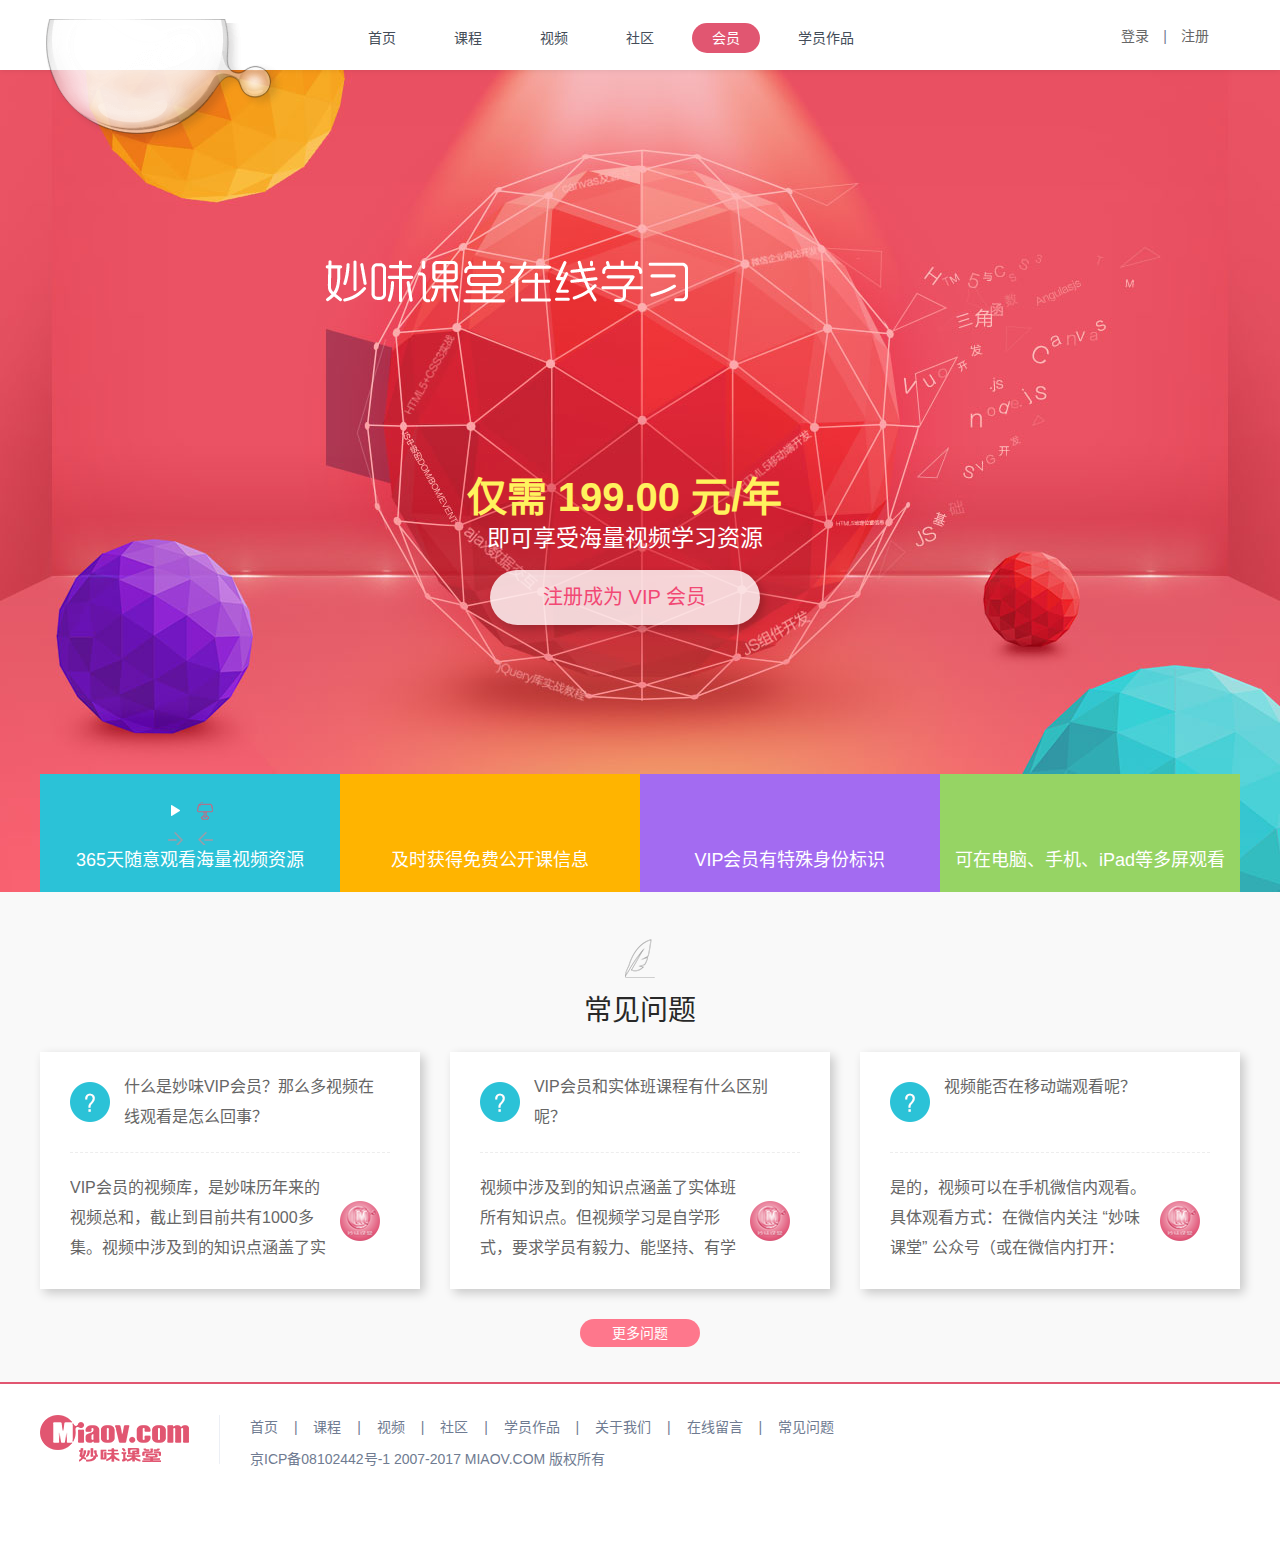
<file: vip.html>
﻿<!DOCTYPE html>
<html lang="zh-cn">
<head>
    <meta charset="UTF-8"/>
    <meta name="viewport" content="width=1200, user-scalable=no, initial-scale=1, maximum-scale=1, target-densityDpi=device-dpi">
    <link href="/img/miaov.ico" rel="icon">
    <meta name="csrf-param" content="_csrf">
    <meta name="csrf-token" content="cENhaXV3MlZGLAMBBB1GNx5wFEQiL3UjFw5WPzc2eGdHLwJcBhhoBg==">
    <title>vip - 妙味课堂</title>
    <script>
	var wsHost = "ws://ws.miaov.com:8080/ws";
	var uid = 0;
	var wsTime = 1503393276;
	var wsHash = "2858e9179080440ed66675bb7a26f22e";
	
        var _hmt = _hmt || [];
        (function() {
        var hm = document.createElement("script");
        hm.src = "https://hm.baidu.com/hm.js?c84fc1532861cfdf1cf4e8bbe528986d";
        var s = document.getElementsByTagName("script")[0];
        s.parentNode.insertBefore(hm, s);
        })();
    </script>
    <link href="css/126ccd0d40291f59d1cc437dc2cc7aa6a4c7a708.css" rel="stylesheet">
<script type="text/javascript"></script>    <script>
    "use strict";
    </script>
</head>
<body>
<div class="header">
	<div class="topMain">
		<h1 class="logo"><a href="http://www.miaov.com"><img src="picture/logo.png"/></a></h1>
		<div class="menu">
			<ul>
				<li><a href="http://www.miaov.com">首页</a></li>
				<li><a href="http://www.miaov.com/index.php/Course/courseList">课程</a></li>
				<li ><a href="/study">视频</a></li>
				<li ><a href="/bbs">社区</a></li>
				<li class="active"><a href="/static/vip">会员</a></li>
				<li><a href="http://www.miaov.com/index.php/example/exampleList">学员作品</a></li>
			</ul>
		</div>
                    <div class="loginBox">
            <a href="/login">登录</a>
            <span>|</span>
            <a href="/signup">注册</a>
            </div>
            			</div>
</div>

	<div class="banner">

        <div id="aniRoot">
            <div id="sphere">
                <div id="fontSphere"></div>
                <div id="lineSphere"></div>
            </div>
            <div class="circleBox">
                <div class="circle1"></div>
                <div class="circle2"></div>
                <div class="circle3"></div>
                <div class="circle4"></div>
                <div class="circle5"></div>
                <div class="circleShadow"></div>
                <div id="fontEmitter" class="stage">
                    <div class="container ca"></div>
                    <div class="container cb"></div>
                </div>
            </div>
        </div>
                
		<div class="textImg">
		    <div class="vipImg">
		        <div class="vipImg1">
		            <div class="vipImg2">
		                <div class="vipImg3"></div>
		            </div>
		        </div>
		    </div>
			<h4>仅需 199.00 元/年</h4>
			<span class="vipText">即可享受海量视频学习资源</span>

			                <a href="/login?ref=%2Fstatic%2Fvip"><i class="btn">注册成为 VIP 会员</i></a>
            
		</div>
		<div class="inf">
			<div class="box one">
				<i class="iconImg"></i>
				<div class="text">
					<span>365天随意观看海量视频资源</span>
				</div>
			</div>
			<div class="box two">
				<i class="iconImg"></i>
				<div class="text">
					<span>及时获得免费公开课信息</span>
				</div>
			</div>
			<div class="box thr">
				<i class="iconImg"></i>
				<div class="text">
					<span>VIP会员有特殊身份标识</span>
				</div>
			</div>
			<div class="box fou">
				<i class="iconImg"></i>
				<div class="text">
					<span>可在电脑、手机、iPad等多屏观看</span>
				</div>
			</div>
		</div>
	</div>

	<div class="secP clear">

		<div class="main clear">
			<div class="title">
				<i>&nbsp;</i>
				<span>常见问题</span>
			</div>
			<div class="quesBox clear first-child">
				<div class="ques clear">
					<i class="headIcon">&nbsp;</i>
					<span class="text"><a href="http://www.miaov.com/index.php/Question/index#17" target="_blank">什么是妙味VIP会员？那么多视频在线观看是怎么回事？</a></span>
				</div>
				<div class="answ clear">
					<span class="text ans"><a href="http://www.miaov.com/index.php/Question/index#17" target="_blank">VIP会员的视频库，是妙味历年来的视频总和，截止到目前共有1000多集。视频中涉及到的知识点涵盖了实体班所有知识点。还包括讲师平时研究的新技术、新实例，从最基础的：HTML5移动端&PC端布局、CSS3动画、3D交互特效、JS原理、JS基础、JS中级的DOMBOMEVENT、ajax数据交互……再到JS的面向对象、JS组件开发、JS模块化开发（seaJS）、正则表达式、Node.js、jQuery库实战教程、JQ源码分析、PC端布局实战、电商网站实战、HTML5+CSS3实战、移动端实战、交互动画教程、前端面试题、CANVAS及游戏、HTML5视频音频、HTML5地理位置信息、HTML5跨文档消息通信、HTML5本地离线存储、数学揭密之【三角函数、球面坐标系、锥面坐标系、柱面坐标系】、JS算法与数据结构、SVG开发、GIT与GITHUB、ANGULAR.JS、BACKBONE、HTML5游戏开发、微信企业网站开发……凡前端开发重要必备知识，这里应有尽有、无所不包！</a></span>
					<i class="headIcon">&nbsp;</i>
				</div>
			</div>

			<div class="quesBox clear">
				<div class="ques clear">
					<i class="headIcon">&nbsp;</i>
					<span class="text"><a href="http://www.miaov.com/index.php/Question/index#18" target="_blank">VIP会员和实体班课程有什么区别呢？</a></span>
				</div>
				<div class="answ clear">
					<span class="text ans"><a href="http://www.miaov.com/index.php/Question/index#18" target="_blank">视频中涉及到的知识点涵盖了实体班所有知识点。但视频学习是自学形式，要求学员有毅力、能坚持、有学习方法、懂得向别人请教问题、并不断尝试做练习，这样至少经历8个月以上时间，才有可能学会。</a></span>
					<i class="headIcon">&nbsp;</i>
				</div>
			</div>

			<div class="quesBox clear">
				<div class="ques clear">
					<i class="headIcon">&nbsp;</i>
					<span class="text"><a href="http://www.miaov.com/index.php/Question/index#19" target="_blank">视频能否在移动端观看呢？</br>&nbsp;</a></span>
				</div>
				<div class="answ clear">
					<span class="text ans"><a href="http://www.miaov.com/index.php/Question/index#19" target="_blank">是的，视频可以在手机微信内观看。具体观看方式：在微信内关注 “妙味课堂” 公众号（或在微信内打开：<a href="http://www.miaov.com">www.miaov.com</a>），然后点击：“视频” ，即可按视频观看流程进行相应操作了。</a></span>
					<i class="headIcon">&nbsp;</i>
				</div>
			</div>
		</div>

		<div class="btnLine clear">
		    <a href="http://www.miaov.com/index.php/Question/index" target="_blank">
		        <div class="btn">更多问题</div>
		    </a>
		</div>


	</div>

<div class="footer">
	<div class="main">
		<div class="logoFoot"><a href="http://www.miaov.com"><img src="picture/logobottom.png"/></a></div>
		<div class="footText">
			<div class="footMenu">
				<a href="http://www.miaov.com">首页</a>
				<span>|</span>
				<a href="http://www.miaov.com/index.php/Course/courseList">课程</a>
				<span>|</span>
				<a href="/study">视频</a>
				<span>|</span>
				<a href="/bbs">社区</a>
				<span>|</span>
				<a href="http://www.miaov.com/index.php/example/exampleList">学员作品</a>
				<span>|</span>
				<a href="http://www.miaov.com/index.php/about/index">关于我们</a>
				<span>|</span>
				<a href="http://www.miaov.com/index.php/Message/index">在线留言</a>
				<span>|</span>
				<a href="http://www.miaov.com/index.php/Question/index">常见问题</a>
			</div>
			<div class="copy">京ICP备08102442号-1 2007-2017 MIAOV.COM 版权所有</div>
		</div>
	</div>
</div>


<script src="js/c4241c401a897226c1b9dc93cfd6bbb20d9af8e5.js"></script></body>
</html>
</file>
<file: css/0f69396a1ac6562b5f9b593c1828f7d71823beca.css>
﻿@charset "UTF-8";
@charset "utf-8";body,ul,ol,dl,dd,h1,h2,h3,h4,h5,h6,p,input,select,textarea,form{margin:0;padding:0}html{height:100%}body{font-family:tahoma,arial,'Hiragino Sans GB','微软雅黑',sans-serif;color:#6f7b91;font-size:14px;position:relative;min-width:1200px}li{list-style:none}img{border:0;display:block}input,select,textarea,button{font-family:tahoma,arial,'Hiragino Sans GB','微软雅黑',sans-serif;outline:0;border:0;background-color:transparent}em,i,dfn{font-style:normal}textarea{resize:none;overflow:auto;outline:0}a{text-decoration:none;color:#666;outline:0}a:hover{outline:0}button{cursor:pointer}button:focus{border:0;outline:0}pre{white-space:pre-wrap !important;word-wrap:break-word !important;*white-space:normal !important;}.fl{float:left}.fr{float:right}.clear:after,.clear:before{content:"";display:table}.clear:after{clear:both}.clear{*zoom:1;}.bgImg{background-image:url('../images/icon.png');background-repeat:no-repeat;background-size:500px 300px}.main{width:1200px;margin:0 auto}.header{height:70px;background:#fff;box-shadow:0 0 6px 0 rgba(0,0,0,.1);position:relative;z-index:9}.header .topMain{width:1200px;margin:0 auto;height:70px;padding-top:1px}.header .topMain .logo{width:141px;height:34px;float:left;margin-top:18px}.header .topMain .menu{height:30px;float:left;margin-top:22px;margin-left:167px}.header .topMain .menu li{margin-right:18px;display:block;float:left;height:30px;line-height:30px}.header .topMain .menu li.active{background:#e15671;border-radius:15px;color:#fff}.header .topMain .menu li.active a{color:#fff}.header .topMain .menu li:hover{background:#e15671;border-radius:15px;color:#fff}.header .topMain .menu li:hover a{color:#fff}.header .topMain .menu li a{padding:0 20px;display:block;color:#444d59}.header .topMain .loginBox{width:150px;float:right;text-align:center;line-height:70px;cursor:pointer;position:relative;z-index:99}.header .topMain .loginBox.login{width:34px}
.header .topMain .loginBox.login .headerImg{border:2px solid #e15671}.header .topMain .loginBox:hover .underBox{display:block}.header .topMain .loginBox .underBox{width:130px;background:rgba(0,0,0,.6) url('../images/markbg.png');background:#333 \9;border-radius:10px;position:absolute;top:60px;right:-2px;height:auto;text-align:left;display:none}.header .topMain .loginBox .underBox ul{padding:15px 0}.header .topMain .loginBox .underBox .corrow{width:11px;height:7px;position:absolute;background:url('../images/corrow2.png') no-repeat;top:-6px;right:13px}.header .topMain .loginBox .underBox li{height:36px;line-height:36px;padding:0 10px;overflow:hidden;text-overflow:ellipsis;white-space:nowrap;color:#eaeaea;font-size:14px;cursor:pointer}.header .topMain .loginBox .underBox li a{color:#fff}.header .topMain .loginBox .underBox li .icon{width:30px;height:30px;display:inline-block;margin-right:10px;background:url('../images/icon_video.png') no-repeat}.header .topMain .loginBox .underBox li .icon.center{background-position:-180px -120px}.header .topMain .loginBox .underBox li .icon.VIP{background-position:-210px -120px}.header .topMain .loginBox .underBox li .icon.account{background-position:-240px -120px}.header .topMain .loginBox .underBox li .icon.signout{background-position:-270px -120px}.header .topMain .loginBox .underBox li .icon.set{background-position:-210px -150px}.header .topMain .loginBox .underBox li:hover{background-color:rgba(71,71,71,.8)}.header .topMain .loginBox .underBox li.active{background-color:rgba(71,71,71,.8)}.header .topMain .loginBox span{padding:0 10px}.header .topMain .loginBox em{display:inline-block;vertical-align:middle;line-height:32px;height:32px;width:80px;overflow:hidden;text-overflow:ellipsis;white-space:nowrap}.header .topMain .loginBox i{width:16px;height:16px;display:inline-block;vertical-align:middle;background:url('../images/icon_video.png') no-repeat -7px -157px}.header .topMain .loginBox .headerImg{width:32px;height:32px;display:inline-block;vertical-align:middle;border-radius:50%;position:relative;border:2px solid #fff}
.header .topMain .loginBox .headerImg i.vip{width:20px;height:20px;background:url('../images/icon_video.png') no-repeat -20px -100px;background-size:200px 200px;position:absolute;left:20px;top:20px;z-index:10}.header .topMain .loginBox .headerImg img{width:32px;height:32px;border-radius:50%;overflow:hidden}.header .topMain .history{width:30px;height:30px;background:url('../images/icon_video.png') no-repeat -180px -149px;float:right;margin-right:38px;margin-top:20px;cursor:pointer}.header .topMain .history a{width:100%;height:100%;display:block}.header .topMain .history:hover{background:url('../images/icon_video.png') no-repeat -150px -149px}.header .topMain .message{width:30px;height:30px;border:0;background:url('../images/icon_video.png') no-repeat -120px -150px;float:right;margin-right:38px;margin-top:20px;cursor:pointer;position:relative}.header .topMain .message a{width:100%;height:100%;display:block}.header .topMain .message:hover{background:url('../images/icon_video.png') no-repeat -90px -150px}.header .topMain .message em{width:12px;height:12px;background:url('../images/icon_video.png') no-repeat -9px -189px;position:absolute;top:-1px;right:-3px;display:none}.header .topMain .message.hasNew em{display:block}.footer{height:49px;padding:31px 0 80px;border-top:2px solid #e15671}.footer .logoFoot{width:179px;height:49px;float:left;border-right:1px solid #eceff5}.footer .footText{float:left;padding-left:30px}.footer .footText .footMenu{height:24px;line-height:24px;font-size:14px;color:#6f7b91}.footer .footText .footMenu a{color:#6f7b91}.footer .footText .footMenu span{padding:0 12px}.footer .footText .copy{height:16px;padding-top:9px;font-size:14px;color:#6f7b91}.mark{width:100%;height:100%;background:url('../images/markbg.png') repeat;position:fixed;z-index:11;top:0;left:0}.mark .loding{width:100px;height:100px;position:fixed;top:50%;left:50%;margin-left:-50px;margin-top:-50px;z-index:99999}.mark .double-bounce1,.mark .double-bounce2{width:100%;height:100%;border-radius:50%;background-color:#e15671;opacity:.6;position:absolute;top:0;left:0;-webkit-animation:bounce 2s infinite ease-in-out;animation:bounce 2s infinite ease-in-out}
.mark .double-bounce2{-webkit-animation-delay:-1s;animation-delay:-1s}@-webkit-keyframes bounce{0%,100%{-webkit-transform:scale(0)}50%{-webkit-transform:scale(1)}}@keyframes bounce{0%,100%{transform:scale(0);-webkit-transform:scale(0)}50%{transform:scale(1);-webkit-transform:scale(1)}}.popup{width:520px;height:auto;position:fixed;top:50%;left:50%;margin-left:-260px;margin-top:-200px;background:#fff}.popup .titTop{height:95px;position:relative}.popup .titTop .titBg{width:520px;height:156px;position:absolute;top:-61px;left:0}.popup .titTop .titBg.recharge{background:url('../images/popupbg2.png') no-repeat}.popup .titTop .titBg.exchange{background:url('../images/popupbg3.png') no-repeat}.popup .titTop .titBg.vip{background:url('../images/popupbg4.png') no-repeat}.popup .titTop .closeBtn{width:41px;height:41px;background:url('../images/closebtn.png') no-repeat;position:absolute;top:10px;right:10px;transition:.5s;cursor:pointer}.popup .titTop .closeBtn:hover{transform:rotate(180deg);background:url('../images/closebtn2.png') no-repeat}.popup .titPop{width:520px;text-align:center}.popup .titPop .titmain{height:23px;font-size:24px;line-height:23px;color:#444d59;display:block;font-weight:normal}.popup .titPop .note{padding:16px 0;height:24px;line-height:24px;font-size:16px;color:#949fab;display:block}.popup .titPop .note i{height:24px;width:24px;display:inline-block;vertical-align:middle}.popup .titPop .note i.integral{background:url('../images/icon_study.png') no-repeat -63px -273px}.popup .titPop .note em{color:#e15671}.popup .main_recharge{width:450px;margin:10px auto 0;padding-bottom:10px}.popup .main_recharge .rechargeBox{width:120px;height:137px;margin:0 15px 30px;float:left;cursor:pointer}.popup .main_recharge .rechargeBox.active .weNum{background:url('../images/icon_study.png') no-repeat -210px 0}.popup .main_recharge .rechargeBox .weNum{width:120px;height:105px;background:url('../images/icon_study.png') no-repeat -210px -120px;padding-top:15px}
.popup .main_recharge .rechargeBox .weNum i{width:60px;height:60px;background:url('../images/icon_study.png') no-repeat 0 -240px;display:block;margin:0 auto}.popup .main_recharge .rechargeBox .weNum em{width:60px;height:60px;background:url('../images/icon_study.png') no-repeat -120px -240px;display:block;margin:0 auto}.popup .main_recharge .rechargeBox .weNum span{height:19px;line-height:19px;display:block;font-size:16px;color:#707a87;text-align:center}.popup .main_recharge .rechargeBox .price{width:74px;height:30px;background:#f35a82;text-align:center;color:#fff;line-height:30px;font-size:18px;position:relative;margin:-13px auto 0}.popup .main_recharge .rechargeBox .price em{width:15px;height:30px;display:block;position:absolute;top:0;left:-15px;background:url('../images/icon_study.png') no-repeat -180px -90px}.popup .main_recharge .rechargeBox .price i{width:15px;height:30px;display:block;position:absolute;top:0;right:-15px;background:url('../images/icon_study.png') no-repeat -195px -90px}.popup .main_pay{width:437px;height:286px;margin:16px auto 40px auto;border:1px solid #e8e8e8}.popup .main_pay .payTit{height:45px;margin-bottom:30px}.popup .main_pay .payTit .sele{width:218px;display:block;float:left;background:#f7f9f9;text-align:center;border-bottom:1px solid #e8e8e8;cursor:pointer}.popup .main_pay .payTit .sele.active{background:#fff;border:0}.popup .main_pay .payTit .sele i{width:30px;height:30px;display:inline-block;vertical-align:middle;background:url('../images/icon_study.png') no-repeat}.popup .main_pay .payTit .sele i.wechart{background-position:-180px -180px}.popup .main_pay .payTit .sele i.alipay{background-position:-180px -210px}.popup .main_pay .payTit .sele span{height:44px;line-height:44px;display:inline-block;vertical-align:middle}.popup .main_pay .payTit .line{width:1px;height:45px;overflow:hidden;float:left;font-size:0;margin:0;padding:0;background:#e8e8e8}.popup .main_pay .payMain{width:100%}.popup .main_pay .payMain .codeBox{width:140px;height:140px;float:left;margin:0 0 0 67px}
.popup .main_pay .payMain .codeBox img{width:140px;height:140px}.popup .main_pay .payMain .note{height:54px;line-height:27px;font-size:16px;margin-top:43px;color:#707a87;margin-left:30px;float:left}.popup .main_pay .payMain .aliBtn{height:36px;line-height:36px;margin:20px auto 0;display:block;background:#e15671;width:180px;color:#fff;border-radius:18px;cursor:pointer;font-size:18px;font-family:'微软雅黑';text-align:center}.popup .main_pay .noteText{height:72px;line-height:72px;font-size:14px;color:#707a87;text-align:center}.popup .main_vip{color:#949fab;font-size:14px;padding:0 50px}.popup .main_vip p{line-height:20px;padding:5px 0}.popup .main_vip .btn{text-align:center;padding-top:25px}.popup .main_vip .btn .dfn{padding:0 50px;color:#fff;font-size:18px;background:#e15671;height:36px;line-height:36px;margin:0 auto;border-radius:18px;cursor:pointer;display:inline-block}.popup .main_vip .noteText{height:55px;line-height:55px;font-size:14px;color:#707a87;text-align:center}.popupL{width:900px;height:auto;position:fixed;top:50%;left:50%;margin-left:-450px;margin-top:-260px;background:#fff}.popupL.nodata{width:700px;margin-left:-450px}.popupL.nodata .datum{display:none}.popupL .titTop{height:95px;position:relative}.popupL .titTop .titBg{width:100%;height:156px;position:absolute;top:-61px;left:0}.popupL .titTop .titBg.course{background:url('../images/popupbg1.png') no-repeat center center}.popupL .titTop .closeBtn{width:41px;height:41px;background:url('../images/closebtn.png') no-repeat;position:absolute;top:10px;right:10px;transition:.5s;cursor:pointer}.popupL .titTop .closeBtn:hover{transform:rotate(180deg);background:url('../images/closebtn2.png') no-repeat}.popupL .titPop{width:100%;height:70px;text-align:center}.popupL .titPop .titmain{height:23px;font-size:24px;line-height:23px;color:#444d59;display:block;font-weight:normal}.popupL .titPop .note{padding:16px 0;height:24px;line-height:24px;font-size:16px;color:#949fab;display:block}.popupL .titPop .note i{height:24px;width:24px;display:inline-block;vertical-align:middle}
.popupL .titPop .note i.integral{background:url('../images/icon_study.png') no-repeat -63px -273px}.popupL .titPop .note em{color:#e15671}.popupL .main_course{height:360px;width:678px;padding:0 6px 0 10px;position:relative;overflow:hidden;float:right;margin-bottom:22px}.popupL .main_course .scrollLine{width:10px;height:360px;float:right;position:relative}.popupL .main_course .scrollLine .scrollBtn{width:10px;height:50px;border-radius:5px;background:#b8bfc7;position:absolute;top:0}.popupL .main_course .courseList{width:660px;height:auto;position:absolute;left:15px}.popupL .main_course .courseList dl{background:#f9fafb;margin-bottom:6px;height:50px;overflow:hidden}.popupL .main_course .courseList dl.active{height:auto}.popupL .main_course .courseList dl.active dt i{background:url('../images/icon_study.png') no-repeat -180px -90px;color:#fff}.popupL .main_course .courseList dl.active dt em{background:url('../images/open2.png') no-repeat}.popupL .main_course .courseList dl dt{height:50px;cursor:pointer}.popupL .main_course .courseList dl dt i{width:30px;height:30px;display:inline-block;vertical-align:middle;background:url('../images/icon_study.png') no-repeat;font-size:16px;color:#747e8a;text-align:center;line-height:30px;margin-left:19px}.popupL .main_course .courseList dl dt em{width:50px;height:50px;float:right;background:url('../images/open.png') no-repeat;margin-right:4px}.popupL .main_course .courseList dl dt span{height:50px;line-height:50px;padding-left:18px;font-size:18px}.popupL .main_course .courseList dl dd{height:40px;cursor:pointer;position:relative;margin-top:5px}.popupL .main_course .courseList dl dd a{width:100%;height:100%;display:block}.popupL .main_course .courseList dl dd:hover{background:#eceef1}.popupL .main_course .courseList dl dd:hover span{color:#e15671}.popupL .main_course .courseList dl dd dfn{width:60px;height:30px;display:inline-block;vertical-align:middle;background:url('../images/icon_study.png') no-repeat;margin-left:10px}
.popupL .main_course .courseList dl dd dfn.free{background-position:-180px -330px}.popupL .main_course .courseList dl dd dfn.new{background-position:-60px -330px}.popupL .main_course .courseList dl dd i{width:30px;height:30px;float:left;margin-top:5px;margin-left:19px}.popupL .main_course .courseList dl dd i.lock{background:url('../images/icon_video.png') no-repeat -120px -30px}.popupL .main_course .courseList dl dd i.unlock{background:url('../images/icon_video.png') no-repeat -90px -30px}.popupL .main_course .courseList dl dd i.finish{background:url('../images/icon_video.png') no-repeat -60px -30px}.popupL .main_course .courseList dl dd em{width:2px;height:18px;background:#e1e8e9;position:absolute;top:-12px;left:33px}.popupL .main_course .courseList dl dd span{height:40px;line-height:40px;padding-left:18px;font-size:16px}.popupL .datum{width:179px;height:357px;padding:0 9px 24px 18px;background-color:#fff;float:left}.popupL .datumVip p{width:100%;height:16px;text-align:center;font-size:16px;color:#444d59;margin-bottom:40px}.popupL .datumVip a{display:inline-block;width:130px;height:36px;border-radius:18px;background-color:#e15671;text-align:center;line-height:36px;margin-left:24px;margin-bottom:22px;color:#fff;font-size:18px}.popupL .datumVip span{display:inline-block;width:128px;height:34px;border-radius:18px;border:1px solid #e15671;text-align:center;line-height:36px;margin-left:24px;color:#e15671;font-size:18px}.popupL .datumUser p{width:100%;height:16px;text-align:center;font-size:16px;color:#444d59;margin-bottom:20px}.popupL .datumUser a{display:inline-block;width:150px;height:36px;border-radius:18px;background-color:#e15671;text-align:center;line-height:36px;margin-left:14px;color:#fff;font-size:16px}.popupL .datumUser span{display:inline-block;width:148px;height:34px;border-radius:18px;border:1px solid #e15671;text-align:center;line-height:36px;margin-left:14px;margin-bottom:30px;color:#e15671;font-size:16px;cursor:pointer}.popupL .datumBox{width:100%;height:312px;padding-top:45px;background-color:#f9fafb}.popupL .datumIcon{width:73px;height:61px;margin:0 auto 10px;background-position:center;background-repeat:no-repeat}.popupL .datumIcon.book{background-image:url('../images/book.png')}.popupL .datumIcon.diamond{background-image:url('../images/diamond.png')}.popupSuccess{width:280px;height:auto;padding-top:58px;background:#fff;position:fixed;top:50%;left:50%;margin-left:-140px;margin-top:-200px;box-shadow:0 0 10px 0 rgba(0,0,0,.7);z-index:999}.popupSuccess .topBg{width:100%;height:102px;background:url('../images/success.png');position:absolute;left:0;top:-44px}.popupSuccess .topBg .closeBtn{width:41px;height:41px;background:url('../images/closebtn.png') no-repeat;position:absolute;top:55px;right:10px;transition:.5s;cursor:pointer}.popupSuccess .topBg .closeBtn:hover{transform:rotate(180deg);background:url('../images/closebtn2.png') no-repeat}.popupSuccess .popupMain{padding:0 0 30px;text-align:center}.popupSuccess .popupMain span{font-size:20px;color:#444d59;text-align:center;line-height:40px;display:block}.popupSuccess .popupMain p{font-size:16px;line-height:20px;display:block;width:100%}.popupSuccess .popupMain em{font-style:normal;color:#e15671}.popupError{width:280px;height:auto;padding-top:58px;background:#fff;position:fixed;top:50%;left:50%;margin-left:-140px;margin-top:-200px;box-shadow:0 0 10px 0 rgba(0,0,0,.7);z-index:999}
.popupError .topBg{width:100%;height:102px;background:url('../images/error.png');position:absolute;left:0;top:-44px}.popupError .topBg .closeBtn{width:41px;height:41px;background:url('../images/closebtn.png') no-repeat;position:absolute;top:55px;right:10px;transition:.5s;cursor:pointer}.popupError .topBg .closeBtn:hover{transform:rotate(180deg);background:url('../images/closebtn2.png') no-repeat}.popupError .popupMain{padding:0 0 30px;text-align:center}.popupError .popupMain span{font-size:20px;color:#444d59;text-align:center;line-height:40px;display:block}.popupError .popupMain p{font-size:16px;line-height:20px;display:block;width:100%}.popupError .popupMain em{font-style:normal;color:#e15671}.popupWarning{width:410px;height:auto;padding-top:58px;background:#fff;position:fixed;top:50%;left:50%;margin-left:-205px;margin-top:-200px;box-shadow:0 0 10px 0 rgba(0,0,0,.7);z-index:999}.popupWarning .topBg{width:100%;height:102px;background:url('../images/warning.png') no-repeat center;position:absolute;left:0;top:-44px}.popupWarning .topBg .closeBtn{width:41px;height:41px;background:url('../images/closebtn.png') no-repeat;position:absolute;top:55px;right:10px;transition:.5s;cursor:pointer}.popupWarning .topBg .closeBtn:hover{transform:rotate(180deg);background:url('../images/closebtn2.png') no-repeat}.popupWarning .popupMain{padding:0 30px 30px;text-align:center}.popupWarning .popupMain h5{height:42px;line-height:42px;font-size:20px;color:#444d59}.popupWarning .popupMain span{font-size:14px;color:#949fab;text-align:center;line-height:24px;display:block;padding:10px 0}.popupWarning .popupMain p{font-size:16px;line-height:20px;display:block;width:100%;padding-top:10px}.popupWarning .popupMain em{font-style:normal;color:#e15671}.popupWarning .popupMain input{width:100%;height:19px;line-height:19px}.popupWarning .popupMain .inpline{padding:0 30px;margin-bottom:20px}.popupWarning .popupMain .inpl{padding:10px 10px;height:19px;background:#f0f4fb;line-height:19px}
.popupWarning .popupMain .btnLine{height:40px;text-align:center}.popupWarning .popupMain .btnLine button{padding:0 40px;height:40px;display:inline-block;background:#e15671;border-radius:20px;margin:0 10px;color:#fff;font-size:18px;font-family:"微软雅黑"}.popupWarning .popupMain .btnLine a{padding:0 40px;height:40px;display:inline-block;background:#e15671;border-radius:20px;margin:0 10px;color:#fff;font-size:18px;font-family:"微软雅黑";line-height:40px}.popupWarning .popupMain .btnLine button.cancel{background:#e3e3e3;color:#333}.popupRepeat{width:370px;height:auto;padding-top:58px;background:#fff;position:fixed;top:50%;left:50%;margin-left:-205px;margin-top:-300px;box-shadow:0 0 10px 0 rgba(0,0,0,.7);z-index:999}.popupRepeat .topBg{width:100%;height:102px;background:url('../images/repeat.png') no-repeat center;position:absolute;left:0;top:-44px}.popupRepeat .topBg .closeBtn{width:41px;height:41px;background:url('../images/closebtn.png') no-repeat;position:absolute;top:55px;right:10px;transition:.5s;cursor:pointer}.popupRepeat .topBg .closeBtn:hover{transform:rotate(180deg);background:url('../images/closebtn2.png') no-repeat}.popupRepeat .popupMain{padding:0 30px 30px;text-align:center}.popupRepeat .popupMain h5{height:42px;line-height:42px;font-size:20px;color:#444d59}.popupRepeat .popupMain label{height:36px;line-height:36px;display:block;text-align:left;padding:0 20px;font-size:16px}.popupRepeat .popupMain label.other{padding-top:8px;height:auto}.popupRepeat .popupMain label.active i{border:0;width:16px;height:16px;background:url('../images/checked.png') no-repeat}.popupRepeat .popupMain textarea{width:230px;height:50px;padding:6px 10px;background:#f7f9f9;line-height:20px;display:inline-block;margin-left:4px}.popupRepeat .popupMain i{width:14px;height:14px;border:1px solid #bac1c8;border-radius:50%;display:inline-block;vertical-align:middle}.popupRepeat .popupMain i.top{vertical-align:top}.popupRepeat .popupMain span{padding-left:6px;height:36px;line-height:35px;display:inline-block;vertical-align:middle;cursor:pointer}
.popupRepeat .popupMain em{font-style:normal;color:#e15671}.popupRepeat .popupMain .btnLine{height:40px;padding-top:20px;text-align:center}.popupRepeat .popupMain .btnLine button{padding:0 40px;height:40px;display:inline-block;background:#e15671;border-radius:20px;margin:0 10px;color:#fff;font-size:18px;font-family:"微软雅黑"}.popupRepeat .popupMain .btnLine button.cancel{background:#e3e3e3;color:#333}.popupRemote{width:740px;height:auto;padding-top:85px;background:#fff;position:fixed;top:50%;left:50%;margin-left:-370px;margin-top:-300px;box-shadow:0 0 10px 0 rgba(0,0,0,.7);z-index:999;opacity:1}.popupRemote .topBg{width:100%;height:156px;background:url('../images/popupremote.png') no-repeat center;position:absolute;left:0;top:-67px}.popupRemote .topBg .closeBtn{width:41px;height:41px;background:url('../images/closebtn.png') no-repeat;position:absolute;top:75px;right:10px;transition:.5s;cursor:pointer}.popupRemote .topBg .closeBtn:hover{transform:rotate(180deg);background:url('../images/closebtn2.png') no-repeat}.popupRemote .popupMain{padding:0 30px 40px;text-align:center}.popupRemote .popupMain h5{height:46px;line-height:46px;font-size:24px;color:#444d59;font-weight:normal}.popupRemote .popupMain .intBox{border-top:1px dashed #d4d7db;padding-top:20px;margin:38px 15px 0;position:relative}.popupRemote .popupMain .intBox dfn{line-height:28px;font-size:16px;color:#707a87;text-align:left;max-height:110px;overflow:hidden;display:block}.popupRemote .popupMain .intBox span{width:80px;padding:0 20px;position:absolute;background:#fff;top:-15px;line-height:30px;font-size:18px;color:#e15671;left:50%;margin-left:-60px}.popupRemote .popupMain em{color:#e15671;padding-left:20px}.popupRemote .popupMain em.border{padding-right:20px;border-right:1px solid #ddd}.popupRemote .popupMain del{font-size:16px;color:#999;padding-right:20px;border-right:1px solid #ddd}.popupRemote .popupMain p{line-height:50px;font-size:16px;color:#707a87}.popupRemote .popupMain .btnLine{padding-top:40px;height:40px;text-align:center;line-height:40px}
.popupRemote .popupMain .btnLine.one{padding-top:20px}.popupRemote .popupMain .btnLine.two{padding-top:10px}.popupRemote .popupMain .btnLine .price{font-size:18px}.popupRemote .popupMain .btnLine .default{font-size:16px}.popupRemote .popupMain .btnLine button{padding:0 60px;height:40px;display:inline-block;background:#e15671;border-radius:20px;margin:0 20px;color:#fff;font-size:18px;font-family:"微软雅黑"}.popupRemote .popupMain .btnLine button.cancel{background:#e3e3e3;color:#333}.popupRepeat .popupMain .errNote{margin-top:-10px;padding-right:24px;padding-left:42px;text-align:right;font-size:12px}.popupRepeat .popupMain strong{font-weight:normal;display:inline-block;height:16px;line-height:16px}.popupRepeat .popupMain em{height:16px;line-height:16px}.popupC{width:660px;height:auto;position:fixed;top:50%;left:50%;margin-left:-330px;margin-top:-200px;background:#fff}.popupC .titTop{height:95px;position:relative}.popupC .titTop .titBg{width:660px;height:156px;position:absolute;top:-61px;left:0}.popupC .titTop .titBg.money{background:url('../images/popupbg2.png') no-repeat center top}.popupC .titTop .closeBtn{width:41px;height:41px;background:url('../images/closebtn.png') no-repeat;position:absolute;top:10px;right:10px;transition:.5s;cursor:pointer}.popupC .titMain{width:100%;height:24px;font-size:24px;font-weight:normal;text-align:center;margin-bottom:19px;color:#444d59}.popupC .classInfo{width:544px;height:78px;padding:0 19px 0 15px;border:1px solid #e8e8e8;margin:0 auto 20px;background:#f7f9f9}.popupC .classInfo .money{height:78px;line-height:78px;float:right;font-size:16px;color:#949fab}.popupC .classInfo .money span{color:#e15671}.popupC .classInfo h5{width:370px;padding:18px 0 10px;font-size:16px;font-weight:normal;overflow:hidden;text-overflow:ellipsis;white-space:nowrap;color:#444d59}.popupC .payWay{width:580px;margin:0 auto 9px}.popupC .payWay p{margin-bottom:10px}.popupC .payWay li{width:578px;border:1px solid #e8e8e8;position:relative;cursor:pointer}.popupC .payWay li.active{z-index:10;border-color:#e15671}.popupC .payWay li.active span{display:block}
.popupC .payWay li span{display:none;float:right;width:26px;height:18px;background:url('../images/active.jpg') no-repeat}.popupC .payWay .weixin{height:58px;background:url('../images/weixin.jpg') no-repeat 19px 0}.popupC .payWay .weixin span{margin:23px 18px 0 0}.popupC .payWay .alipay{margin-top:-1px;height:55px;background:url('../images/alipay.jpg') no-repeat 19px 0}.popupC .payWay .alipay span{margin:20px 18px 0 0}.popupC .micMoney{width:578px;height:48px;border:1px solid #e8e8e8;margin:0 auto 25px;line-height:48px}.popupC .micMoney .micItem{text-indent:20px;position:relative}.popupC .micMoney .micItem span{color:#e15671}.popupC .micMoney .btnOff{position:absolute;width:53px;height:33px;background:url('../images/btnoff.jpg');top:9px;right:16px}.popupC .totleMoney{height:16px;width:100%;line-height:16px;font-size:16px;text-align:center;margin-bottom:21px}.popupC .totleMoney span{color:#e15671}.popupC .popBtn{width:180px;height:36px;line-height:36px;margin:0 auto 37px;background-color:#e15671;border-radius:18px;color:#fff;text-align:center;cursor:pointer}.popupC .userMoneySwitch{width:50px;height:20px;position:absolute;right:19px;top:14px;cursor:pointer}.popupC .switchLine{width:50px;height:20px;overflow:hidden;position:relative;border-radius:10px}.popupC .switchLine ul{width:100px;height:20px;position:absolute;top:0;transition:left .5s}.popupC .switchLine ul li{float:left;width:50px;height:20px}.popupC .switchLine ul .switchYes{background:#e15671 url('../images/switchyes.png') no-repeat 8px 5px}.popupC .switchLine ul .switchNo{background:#dbdbdb}.popupC .switchBtn{position:absolute;width:32px;height:32px;top:-5px;transition:left .5s}.popupC .changeYes .switchBtn{background:url('../images/switchbtnyes.png');left:23px}.popupC .changeYes ul{left:0}.popupC .changeNo .switchBtn{background:url('../images/switchbtnno.png');left:-2px}.popupC .changeNo ul{left:-50px}.popupP{width:660px;height:auto;position:fixed;top:50%;left:50%;margin-left:-330px;margin-top:-200px;background:#fff}
.popupP .titTop{height:95px;position:relative}.popupP .titTop .titBg{width:660px;height:156px;position:absolute;top:-61px;left:0}.popupP .titTop .titBg.money{background:url('../images/popupbg2.png') no-repeat center top}.popupP .titTop .closeBtn{width:41px;height:41px;background:url('../images/closebtn.png') no-repeat;position:absolute;top:10px;right:10px;transition:.5s;cursor:pointer}.popupP .titWeixin{width:174px;height:46px;background:url('../images/weixinpay.png');margin:-7px auto 46px}.popupP .totleMoney{height:16px;width:100%;line-height:16px;font-size:16px;text-align:center;margin-bottom:21px}.popupP .totleMoney span{color:#e15671}.popupP .twoCode{width:200px;height:200px;margin:0 auto 24px}.popupP .twoCode img{width:100%;height:100%}.popupP .scan{width:100%;height:16px;line-height:16px;text-align:center;margin-bottom:56px}.popupP .prompt{width:100%;height:16px;line-height:16px;text-align:center;margin-bottom:37px}.backTop{width:60px;height:60px;border-radius:50%;position:fixed;bottom:20%;right:10px;cursor:pointer;opacity:0;background:url('../images/icon_study.png') no-repeat -120px -180px}.backTop:hover{background:url('../images/icon_study.png') no-repeat -60px -210px}.banner{height:220px;min-width:1200px;background:#304265 url('../images/bannerbg.png') no-repeat center center}.banner .hotlink{height:41px;line-height:41px;font-size:14px;color:#fff;padding-top:24px}.banner .hotlink a{color:#fff}.banner .search{width:360px;height:40px;margin:-8px auto 0;padding-top:62px;padding-left:60px;background:url('../images/name.png') no-repeat top center;position:relative;z-index:9}.banner .search .inpBox{width:280px;height:26px;border-top:1px solid #fff;border-bottom:1px solid #fff;position:relative;float:left;padding:6px 0}.banner .search .inpBox input{width:240px;height:26px;line-height:26px;vertical-align:middle;display:inline-block;margin-left:6px;color:#fff;font-size:16px;font-family:'微软雅黑'}.banner .search .inpBox em{width:20px;height:40px;position:absolute;top:-1px;left:-20px;background:url('../images/icon_study.png') no-repeat -280px -250px}
.banner .search .inpBox dfn{width:20px;height:20px;vertical-align:middle;display:inline-block;margin-left:-8px;background:url('../images/icon_study.png') no-repeat -245px -245px}.banner .search .inpBox i{width:20px;height:40px;position:absolute;top:-1px;right:-20px;background:url('../images/icon_study.png') no-repeat -300px -250px}.banner .search .searchBtn{width:40px;height:40px;background:url('../images/icon_study.png') no-repeat -220px -280px;font-size:15px;text-align:center;line-height:40px;cursor:pointer;color:#444d59;float:right}.banner .search .underBox{width:298px;background:url('../images/markbg.png');border-radius:4px;position:absolute;top:103px;left:50px;height:auto;overflow:hidden}.banner .search .underBox ul{padding:15px 0}.banner .search .underBox .corrow{width:11px;height:7px;position:absolute;background:url('../images/corrow2.png') no-repeat;top:-6px;left:10px}.banner .search .underBox li{height:36px;line-height:36px;padding:0 20px;overflow:hidden;text-overflow:ellipsis;white-space:nowrap;color:#eaeaea;font-size:14px;cursor:pointer}.banner .search .underBox li:hover{background-color:#474747}.banner .search .underBox li.active{background-color:#474747}.main{width:1200px;margin:0 auto}.leftSide{width:800px;float:left}.rightSide{width:360px;float:right}.maineTit{height:70px;border-bottom:2px solid #eaeeee}.maineTit .btn{width:180px;height:36px;background:#e15671;float:right;text-align:center;color:#fff;margin-top:18px;border-radius:18px;cursor:pointer}.maineTit .btn i{width:30px;height:30px;display:inline-block;vertical-align:middle;background:url('../images/iconcommunity.png') no-repeat -120px 0}.maineTit .btn span{height:36px;line-height:36px;display:inline-block;vertical-align:middle;color:#fff;font-size:18px;font-family:'微软雅黑';padding-left:5px}.maineTit .btn:hover{box-shadow:2px 2px 5px 0 rgba(85,7,22,.3)}.maineTit .repbtn{width:176px;height:32px;background:#fff;border:2px solid #e15671;float:right;text-align:center;color:#e15671;margin-top:18px;border-radius:18px;cursor:pointer;margin-left:20px}
.maineTit .repbtn i{width:30px;height:30px;display:inline-block;vertical-align:middle;background:url('../images/iconcommunity.png') no-repeat -180px 0}.maineTit .repbtn span{height:32px;line-height:32px;display:inline-block;vertical-align:middle;color:#e15671;font-size:18px;font-family:'微软雅黑';padding-left:5px}.maineTit .repbtn:hover{box-shadow:2px 2px 5px 0 rgba(85,7,22,.3)}.subMenuBox{float:left;height:70px;border-bottom:2px solid #eaeeee;margin-bottom:-2px;position:relative;margin-right:40px}.subMenuBox.active{border-bottom:2px solid #f35a82}.subMenuBox.active em{display:block;width:11px;height:7px;position:absolute;bottom:-2px;left:50%;margin-left:-5px;background:url('../images/corrow.png') no-repeat}.subMenuBox.active i.all{background:url('../images/icon_video.png') no-repeat 0 -90px}.subMenuBox.active i.mQue{background:url('../images/icon_video.png') no-repeat -30px -90px}.subMenuBox.active i.mAns{background:url('../images/icon_video.png') no-repeat -60px -90px}.subMenuBox em{display:none}.subMenuBox dfn{height:24px;padding:0 10px;background:#f7f9f9;font-size:14px;color:#939aa3;line-height:24px;border-radius:12px;margin-left:6px;display:inline-block;vertical-align:middle}.subMenuBox span{height:100%;line-height:72px;display:inline-block;vertical-align:middle;padding-left:5px}.subMenuBox i{width:30px;height:30px;display:inline-block;vertical-align:middle}.subMenuBox i.all{background:url('../images/icon_video.png') no-repeat 0 -60px}.subMenuBox i.mQue{background:url('../images/icon_video.png') no-repeat -30px -60px}.subMenuBox i.mAns{background:url('../images/icon_video.png') no-repeat -60px -60px}.questionMain{background:#f3f5f7;min-height:380px}.questionMain .mainSub{height:25px;padding:10px 0}.questionMain .mainSub span{height:25px;line-height:25px;cursor:pointer;border-radius:12px;color:#707a87;display:block;float:left}.questionMain .mainSub span a{color:#707a87;display:block;padding:0 30px}.questionMain .mainSub span.active{background:#e15671;color:#fff}
.questionMain .mainSub span.active a{color:#fff}.questionMain .mainList{padding-bottom:30px}.questionMain .mainList .title{height:36px;background:#f7f9fa;line-height:36px;color:#a9b2bb;border-bottom:2px solid #f3f5f7}.questionMain .mainList .title .w1{text-indent:20px}.questionMain .mainList .listMain{height:67px;background:#fff;border-bottom:2px solid #f3f5f7;line-height:67px}.questionMain .mainList .listMain i{width:30px;height:30px;display:inline-block;background:url('../images/iconcommunity.png') no-repeat;vertical-align:middle;margin-left:20px}.questionMain .mainList .listMain i.top{background-position:0 0}.questionMain .mainList .listMain i.best{background-position:-30px 0}.questionMain .mainList .listMain i.img{background-position:-60px 0}.questionMain .mainList .listMain i.text{background-position:-90px 0}.questionMain .mainList .listMain i.enclosure{background-position:-150px 0}.questionMain .mainList .listMain .hot{padding:0 6px;height:16px;line-height:16px;border:1px solid #e15671;border-radius:8px;display:inline-block;vertical-align:middle;color:#e15671;font-size:12px;margin-left:20px}.questionMain .mainList .listMain .postTitle{display:inline-block;height:100%;line-height:67px;vertical-align:middle;text-indent:4px;font-size:16px}.questionMain .mainList .listMain .dt{height:24px;line-height:24px;padding-top:11px;color:#444d59;font-size:14px;display:block}.questionMain .mainList .listMain .dd{height:21px;line-height:21px;color:#a9b2bb;font-size:12px;display:block}.questionMain .mainList .pageList{height:50px;background:#f7f9fa;padding-top:18px}.questionMain .mainList .w1{width:750px;display:inline-block;float:left}.questionMain .mainList .w2{width:170px;display:inline-block;float:left}.questionMain .mainList .w3{width:140px;display:inline-block;float:left}.addque{padding:40px 0}.addque img{max-width:100%}.addque .type{height:40px;line-height:40px;padding:0 20px;background:#f3f5f7;color:#555c67;float:left;margin-right:10px;margin-top:5px;cursor:pointer}.addque .type.active{background:#e15671;color:#fff}.addque .lineBox.error .leftName em{color:#e15671;display:block}.addque .lineBox.error .about{border:1px solid #e15671}.addque .lineBox.error .errNote{display:block}.addque .leftName{width:100px;float:left;height:51px;line-height:51px;font-size:16px;color:#949fab;position:relative}.addque .leftName em{padding:0 10px;position:absolute;top:4px;right:0;display:none}.addque .errNote{width:130px;float:left;height:100px;text-align:center}.addque .errNote em{height:100px;display:inline-block;vertical-align:middle;width:2px}.addque .errNote span{display:inline-block;line-height:24px;font-size:16px;color:#949fab;vertical-align:middle;width:90px;text-align:left}.addque .errNote i{width:30px;height:30px;display:inline-block;vertical-align:middle;background:url('../images/icon_video.png') no-repeat -120px -60px}.addque .about{width:840px;height:78px;border:1px solid #edf0f1;padding:10px;float:left;margin-bottom:20px}.addque .explain{width:860px;height:450px;border:1px solid #edf0f1;float:left}.addque .explain .tit{height:46px;background:#f7f9f9;border-bottom:1px solid #edf0f1;line-height:46px}.addque .explain .tit i{width:30px;height:30px;display:inline-block;vertical-align:middle;background:url('../images/icon_video.png') no-repeat -240px 0;margin-left:15px}.addque .explain .tit span{height:100%;display:inline-block;vertical-align:middle;line-height:46px;color:#e15671;font-size:16px}.addque .explain .texta{padding:10px;width:842px;height:384px;line-height:23px;color:#666;font-size:14px}.addque .imgList{height:120px;width:500px;padding-bottom:20px;float:left}.addque .imgList .img{width:120px;height:120px;position:relative;float:left;margin-right:20px;line-height:120px;text-align:center;background:#e1e1e1}.addque .imgList .img .imgBox{width:120px;height:120px;overflow:hidden}.addque .delBtn{width:30px;height:30px;position:absolute;top:-15px;right:-15px;cursor:pointer;background:url('../images/icon_video.png') no-repeat -90px -60px;transition:.5s}.addque .delBtn:hover{transform:rotate(180deg)}.addque .flieList{height:120px;padding-bottom:20px}
.addque .flieList .fileBox{width:118px;height:88px;position:relative;float:left;margin-right:20px;background:#f7f9f9;border:1px solid #f7f9f9;padding-top:30px}.addque .flieList .fileBox:hover{border:1px solid #e15671}.addque .flieList .fileBox i{width:40px;height:40px;background:url('../images/icon_video.png') no-repeat;display:block;margin:0 auto;cursor:pointer}.addque .flieList .fileBox i.txt{background-position:-160px -70px}.addque .flieList .fileBox i.rar{background-position:-220px -70px}.addque .flieList .fileBox i.excel{background-position:-100px -100px}.addque .flieList .fileBox span{height:40px;line-height:40px;font-size:12px;color:#707a87;display:block;text-align:center;padding:10px;overflow:hidden;text-overflow:ellipsis;white-space:nowrap}.addque .btnLine{height:66px;padding-top:20px}.addque .btnLine .btn{height:34px;padding:0 20px;border:1px solid #96a1ad;border-radius:17px;cursor:pointer;line-height:34px;font-size:16px;color:#707a87;display:block;float:left;margin-right:20px;position:relative}.addque .btnLine .btn .note{display:none;position:absolute;top:34px;left:0;padding:10px;border:1px solid #ced2d7;font-size:14px;line-height:18px;background:#f7f9f9;border-radius:10px;box-shadow:4px 4px 10px rgba(0,0,0,.4);z-index:9;white-space:nowrap}.addque .btnLine .btn .note em{width:11px;height:6px;background:url('../images/corrow4.png') no-repeat;position:absolute;top:-6px;left:50%;margin-left:-5px}.addque .btnLine .btn:hover{border:1px solid #e15671}.addque .btnLine .btn:hover .note{display:block}.addque .btnLine .btn:hover i.addExplain{background-position:-150px -30px}.addque .btnLine .btn:hover i.takeBackExplain{background-position:-240px -30px}.addque .btnLine .btn:hover i.upImg{background-position:-180px -30px}.addque .btnLine .btn:hover i.addEnclosure{background-position:-210px -30px}.addque .btnLine .btn:hover span{color:#e15671}.addque .btnLine .btn i{width:30px;height:30px;float:left;margin-top:2px;background:url('../images/icon_video.png') no-repeat}.addque .btnLine .btn i.addExplain{background-position:-150px 0}
.addque .btnLine .btn i.takeBackExplain{background-position:-240px -30px}.addque .btnLine .btn i.upImg{background-position:-180px 0}.addque .btnLine .btn i.addEnclosure{background-position:-210px 0}.addque .btnLine .btn span{line-height:34px;height:100%;float:left;padding-right:10px}.addque .sendbtn{width:180px;height:36px;background:#e15671;float:left;text-align:center;line-height:36px;color:#fff;margin-top:18px;border-radius:18px;cursor:pointer;font-size:18px;font-family:'微软雅黑';margin-bottom:20px}.addque .sendbtn:hover{box-shadow:2px 2px 5px 0 rgba(85,7,22,.3)}.ansMain{padding:20px 0}.ansMain h4{font-size:24px;font-weight:normal;line-height:30px;padding-bottom:20px;word-break:break-all}.ansMain .span{font-size:16px;color:#949fab;line-height:30px;display:block;padding-bottom:20px;word-break:break-all}.ansMain .img{overflow:hidden}.ansMain .img img{width:100%;padding-bottom:20px}.ansMain .userInf{height:70px;position:relative}.ansMain .userInf i.vip{width:20px;height:20px;background:url('../images/icon_video.png') no-repeat -28px -126px;background-size:250px 250px;position:absolute;left:45px;top:40px;z-index:9}.ansMain .userInf .headimg{width:60px;height:60px;display:inline-block;vertical-align:middle;border-radius:50%}.ansMain .userInf .userName{padding:0 10px;font-size:14px;color:#949fab;line-height:20px;display:inline-block;vertical-align:middle}.ansMain .userInf .underwrite{padding:0 10px;background:#f7f9f9;height:24px;font-size:14px;color:#949fab;border-radius:12px;line-height:24px;display:inline-block;vertical-align:middle}.ansMain .userInf .time{width:142px;text-align:right;line-height:60px;font-size:14px;color:#939aa3;float:left}.ansMain .line{padding-top:20px;height:30px;line-height:30px;font-size:18px;color:#707a87}.ansMain .rep_fileBox{height:40px;padding:20px 0}.ansMain .rep_fileBox i{width:40px;height:40px;margin-right:20px;background:url('../images/icon_video.png') no-repeat;display:block;float:left;cursor:pointer}.ansMain .rep_fileBox i.txt{background-position:-160px -70px}.ansMain .rep_fileBox i.rar{background-position:-220px -70px}.ansMain .rep_fileBox i.excel{background-position:-100px -100px}.funline{height:30px;text-align:right;padding-top:10px}.funline .dfn{float:left;font-size:14px;color:#939aa3;line-height:30px}.funline .btn{margin-left:10px;position:relative;cursor:pointer}.funline .btn:hover i.transport{background-position:0 -60px}.funline .btn:hover i.top{background-position:-30px -60px}.funline .btn:hover i.hot{background-position:-90px -60px}.funline .btn:hover i.edit{background-position:-120px -60px}.funline .btn:hover i.del{background-position:-150px -60px}.funline .btn:hover i.repeat{background-position:-180px -60px}.funline .btn:hover i.corrow{background-position:-60px -60px}.funline .btn:hover span{color:#e15671}.funline .btn.active i.transport{background-position:0 -60px}.funline .btn.active i.top{background-position:-30px -60px}.funline .btn.active i.hot{background-position:-90px -60px}.funline .btn.active i.edit{background-position:-120px -60px}.funline .btn.active i.del{background-position:-150px -60px}.funline .btn.active i.repeat{background-position:-180px -60px}.funline .btn.active i.corrow{background-position:-60px -60px}.funline .btn.active span{color:#e15671}.funline .btn.active .funderBox{display:block}.funline .funderBox{width:110px;border-radius:5px;background:url('../images/markbg.png') repeat;padding:10px 0;position:absolute;top:30px;right:0;text-align:left;display:none}
.funline .funderBox em{width:11px;height:6px;position:absolute;top:-6px;right:10px;background:url('../images/corrow2.png') no-repeat}.funline .funderBox li{height:24px;line-height:24px;color:#fff;display:block;padding:0 10px;cursor:pointer}.funline .funderBox li:hover{background:#000}.funline i{width:30px;height:30px;display:inline-block;vertical-align:middle;background:url('../images/iconcommunity.png') no-repeat}.funline i.transport{background-position:0 -30px}.funline i.top{background-position:-30px -30px}.funline i.hot{background-position:-90px -30px}.funline i.edit{background-position:-120px -30px}.funline i.del{background-position:-150px -30px}.funline i.repeat{background-position:-180px -30px}.funline i.corrow{width:15px;background-position:-60px -30px}.funline span{height:100%;font-size:14px;line-height:2.14;display:inline-block;vertical-align:middle;color:#707a87}.delBox{padding:30px;border:1px solid #fde69e;background:#fffaec;font-size:16px;color:#707a87;text-align:center}.delfromeBox{background:#fffaec;padding:10px;margin-bottom:10px;border:1px solid #fde69e}.delfromeBox .tit{height:25px;font-size:14px;line-height:2;color:#949fab}.delfromeBox .count{font-size:14px;line-height:2;color:#707a87}.fromeBox{background:#f7f9f9;padding:10px}.fromeBox .tit{height:26px;font-size:14px;line-height:2;color:#949fab}.fromeBox .count{height:30px;display:block}.fromeBox .count img{width:30px;height:30px;display:inline-block;float:left}.fromeBox .count span{line-height:30px;width:600px;overflow:hidden;text-overflow:ellipsis;white-space:nowrap;float:left;margin-left:10px;font-size:16px;color:#707a87}.rep_fromeBox{background:#f7f9f9;padding:10px;margin-bottom:10px}.rep_fromeBox .tit{height:35px;font-size:14px;line-height:2;color:#949fab}.rep_fromeBox .count{font-size:14px;line-height:2;color:#707a87}.rep_editBox{background:#f7f9f9;padding:10px;margin-bottom:10px}.rep_editBox .tit{height:35px;font-size:14px;line-height:2;color:#949fab}.rep_editBox .count{height:70px;padding:10px;background:#fff;border:1px solid #edf0f1}
.rep_editBox .textA{width:100%;height:70px;line-height:22px;font-size:14px;font-family:'微软雅黑'}.rep_editBox .rep_line{height:32px;padding:10px 0 0;text-align:right}.rep_editBox .btn{padding:0 20px;background:#e15671;color:#fff;cursor:pointer;display:inline-block;height:32px;border-radius:16px}.rep_editBox span{font-size:14px;color:#939aa3}.rep_inputBox{margin-bottom:10px}.rep_inputBox .count{height:100px;padding:10px;background:#fff;border:1px solid #edf0f1}.rep_inputBox .textA{width:100%;height:100px;line-height:22px;font-size:14px;font-family:'微软雅黑'}.rep_inputBox .rep_line{height:32px;padding:10px 0 0;text-align:right}.rep_inputBox .btn{padding:0 20px;background:#e15671;color:#fff;cursor:pointer;display:inline-block;height:32px;line-height:32px;border-radius:16px;margin-left:6px}.rep_inputBox .heightbtn{padding:0 20px;border:2px solid #e15671;color:#e15671;cursor:pointer;display:inline-block;height:28px;line-height:28px;border-radius:16px;float:left}.rep_inputBox span{font-size:14px;color:#939aa3}.rep_ansBox{padding:20px 0;border-top:1px solid #edf0f1}.rep_ansBox .rep_headImg{width:70px;float:left;position:relative}.rep_ansBox .rep_headImg i.vip{width:20px;height:20px;background:url('../images/icon_video.png') no-repeat -28px -126px;background-size:250px 250px;position:absolute;left:45px;top:40px;z-index:9}.rep_ansBox .rep_headImg img{width:60px;height:60px;border-radius:50%;overflow:hidden}.rep_ansBox .rep_headImg .like{width:60px;height:40px;cursor:pointer;margin-top:6px}.rep_ansBox .rep_headImg .like:hover .likeIcon{background:url('../images/icon.png') no-repeat -90px 0}.rep_ansBox .rep_headImg .like:hover .text{color:#e15671}.rep_ansBox .rep_headImg .like.active .likeIcon{background:url('../images/icon.png') no-repeat -120px 0}.rep_ansBox .rep_headImg .like.active .text{color:#707a87}.rep_ansBox .rep_headImg .like .likeIcon{width:30px;height:30px;background:url('../images/icon.png') no-repeat -90px -30px;display:block;margin:0 auto -5px}.rep_ansBox .rep_headImg .like .text{height:20px;line-height:20px;font-size:14px;color:#707a87;text-align:center;display:block}.rep_ansBox .rep_inf{width:730px;float:right}.rep_ansBox .rep_inf .userInf{height:24px;padding-bottom:10px}.rep_ansBox .rep_inf .userInf .userName{padding:0 20px 0 0;font-size:14px;color:#949fab;height:100%;line-height:24px;display:inline-block;vertical-align:middle}.rep_ansBox .rep_inf .userInf .underwrite{padding:0 10px;background:#f7f9f9;height:24px;font-size:14px;color:#949fab;border-radius:12px;line-height:24px;display:inline-block;vertical-align:middle}.rep_ansBox .rep_inf .text{line-height:24px;font-size:16px;color:#707a87;padding-bottom:10px;word-break:break-all}.rep_ansBox .rep_inf .img{width:100%}.rep_ansBox .rep_inf .img img{float:left;margin-right:10px;cursor:pointer}.rep_ansBox .rep_inf .line{padding-top:20px;height:30px;line-height:30px;font-size:18px;color:#707a87}.rep_ansBox .rep_inf .rep_fileBox{height:40px;padding:20px 0}.rep_ansBox .rep_inf .rep_fileBox i{width:40px;height:40px;margin-right:20px;background:url('../images/icon_video.png') no-repeat;display:block;float:left;cursor:pointer}
.rep_ansBox .rep_inf .rep_fileBox i.txt{background-position:-160px -70px}.rep_ansBox .rep_inf .rep_fileBox i.rar{background-position:-220px -70px}.rep_ansBox .rep_inf .rep_fileBox i.excel{background-position:-100px -100px}.rep_ansBox .rep_inf .bottomLine{height:30px;padding-bottom:10px;border-bottom:1px solid #f7f9f9;line-height:30px}.rep_ansBox .rep_inf .bottomLine .btngroup{padding:0 10px;float:right}.rep_ansBox .rep_inf .bottomLine .btngroup i{width:30px;height:30px;display:inline-block;vertical-align:middle}.rep_ansBox .rep_inf .bottomLine .btngroup i.like{background:url('../images/icon_video.png') no-repeat -270px 0}.rep_ansBox .rep_inf .bottomLine .btngroup i.like.active{background:url('../images/icon_video.png') no-repeat -120px 0}.rep_ansBox .rep_inf .bottomLine .btngroup i.common{background:url('../images/icon_video.png') no-repeat -270px -30px}.rep_ansBox .rep_inf .bottomLine .btngroup span{display:inline-block;vertical-align:middle;line-height:30px}.rep_unlogin{border:1px solid #edf0f1;padding:24px 0;text-align:center}.rep_unlogin .btn{width:70px;height:30px;background:#e15671;color:#fff;line-height:30px;cursor:pointer;display:inline-block;vertical-align:middle;border-radius:15px}.rep_unlogin span{padding-left:10px;height:30px;line-height:30px}.repeatBox .statistics{height:36px;line-height:36px;padding-bottom:20px}.repeatBox .statistics span{float:left;font-size:20px;color:#444d59}.repeatBox .statistics .btn{width:180px;height:36px;background:#e15671;float:right;text-align:center;line-height:36px;color:#fff;border-radius:18px;cursor:pointer;font-size:18px;font-family:'微软雅黑'}.repeatBox .statistics .btn:hover{box-shadow:2px 2px 5px 0 rgba(85,7,22,.3)}.nameCard{width:230px;background:url('../images/markbg.png');border-radius:4px;position:absolute;top:70px;left:0;padding:15px 0;box-shadow:2px 2px 5px 0 rgba(0,0,0,.5);z-index:9}.nameCard .corrow{width:11px;height:7px;position:absolute;background:url('../images/corrow2.png') no-repeat;top:-6px;left:20px}
.nameCard .head{width:60px;height:60px;margin:10px auto;border-radius:50%;overflow:hidden}.nameCard .head img{width:60px;height:60px}.nameCard span{height:32px;line-height:32px;display:block;overflow:hidden;text-align:center;padding:0 10px;font-size:16px;color:#fff}.nameCard em{height:30px;line-height:30px;display:block;overflow:hidden;text-align:center;padding:0 10px;font-size:14px;color:#d1d7de}.nameCard .code{width:80px;height:80px;margin:0 auto}.nameCard .code img{width:80px;height:80px;border-radius:0}.sideBox{width:300px;padding:25px 30px;background:#f7f9f9;margin-bottom:40px}.sideBox.ques{height:220px}.sideBox .tit{height:30px}.sideBox .tit span{height:100%;line-height:30px;font-size:20px;color:#444d59}.sideBox .tit .btn{padding:0 10px;height:28px;line-height:28px;border-top:1px solid #817a93;border-bottom:1px solid #817a93;position:relative;float:right;cursor:pointer}.sideBox .tit .btn a{width:100%;height:100%;display:block}.sideBox .tit .btn i{width:15px;height:30px;background:url('../images/icon_study.png') no-repeat;position:absolute;left:-15px;top:-1px}.sideBox .tit .btn em{width:15px;height:30px;background:url('../images/icon_study.png') no-repeat -15px 0;position:absolute;right:-15px;top:-1px}.sideBox .questionList li{height:18px;line-height:18px;font-size:16px;color:#707a87;padding-top:20px;list-style:disc;margin-left:20px;overflow:hidden;text-overflow:ellipsis;white-space:nowrap}.sideBox .questionList li a{color:#707a87}.sideBox .questionList li:hover a{color:#e15671}.page{height:30px;padding-bottom:40px;text-align:center}.page b{width:30px;height:30px;display:inline-block;vertical-align:middle;line-height:30px;text-align:center;font-size:14px;color:#707a87;cursor:pointer;margin:0 5px;border-radius:50%;border:1px solid #e15671}.page em,.page a{width:30px;height:30px;display:inline-block;vertical-align:middle;line-height:30px;text-align:center;font-size:14px;color:#707a87;cursor:pointer;margin:0 5px;border-radius:50%;border:1px solid #f7f9fa}.page em:hover,.page a:hover{background-color:#e15671;color:#fff}
.page em.active,.page a.active{border:1px solid #e15671}.page em.next,.page a.next{background:url('../images/icon_video.png') no-repeat 0 -30px}.page em.prev,.page a.prev{background:url('../images/icon_video.png') no-repeat -30px -30px}.banner{height:220px;min-width:1200px;background:#231f23 url('../images/bannerbg.png') no-repeat center center}.banner .hotlink{height:41px;line-height:41px;font-size:14px;color:#fff;padding-top:24px}.banner .hotlink a{color:#fff}.banner .search{width:360px;height:40px;margin:-8px auto 0;padding-top:62px;padding-left:60px;background:url('../images/name.png') no-repeat top center;position:relative}.banner .search .inpBox{width:280px;height:26px;border-top:1px solid #fff;border-bottom:1px solid #fff;position:relative;float:left;padding:6px 0}.banner .search .inpBox.active{background:#fff}.banner .search .inpBox.active input{color:#707a87}.banner .search .inpBox.active em{background:url('../images/icon_study.png') no-repeat -220px -280px}.banner .search .inpBox.active i{background:url('../images/icon_study.png') no-repeat -240px -280px}.banner .search .inpBox.active dfn{background:url('../images/icon_study.png') no-repeat -185px -275px;position:relative;z-index:3}.banner .search .inpBox input{width:240px;height:26px;line-height:26px;vertical-align:middle;display:inline-block;margin-left:6px;color:#fff;font-size:16px;font-family:'微软雅黑'}.banner .search .inpBox em{width:20px;height:40px;position:absolute;top:-1px;left:-20px;background:url('../images/icon_study.png') no-repeat -280px -250px}.banner .search .inpBox dfn{width:20px;height:20px;vertical-align:middle;display:inline-block;margin-left:-8px;background:url('../images/icon_study.png') no-repeat -245px -245px}.banner .search .inpBox i{width:20px;height:40px;position:absolute;top:-1px;right:-20px;background:url('../images/icon_study.png') no-repeat -300px -250px}.banner .search .searchBtn{width:40px;height:40px;background:url('../images/icon_study.png') no-repeat -220px -280px;font-size:15px;text-align:center;line-height:40px;cursor:pointer;color:#444d59;float:right}.banner .underBox{width:298px;background:url('../images/markbg.png');border-radius:4px;position:absolute;top:103px;left:50px;height:auto;overflow:hidden}.banner .underBox .corrow{width:11px;height:7px;position:absolute;background:url('../images/corrow2.png') no-repeat;top:-6px;left:10px}.banner .underBox li{height:36px;line-height:36px;padding:0 20px;overflow:hidden;text-overflow:ellipsis;white-space:nowrap;color:#eaeaea;font-size:14px;cursor:pointer}.banner .underBox li:hover{background-color:#474747}.banner .underBox li.active{background-color:#474747}.searchLine{height:158px;background:#f7f9f9;border-bottom:1px solid #e2e5e8;padding-top:1px}.searchLine .underBox{width:350px;background:url('../images/markbg.png');border-radius:4px;position:absolute;top:48px;left:19px;height:auto;overflow:hidden}
.searchLine .underBox .corrow{width:11px;height:7px;position:absolute;background:url('../images/corrow2.png') no-repeat;top:-6px;left:10px}.searchLine .underBox li{height:36px;line-height:36px;padding:0 20px;overflow:hidden;text-overflow:ellipsis;white-space:nowrap;color:#eaeaea;font-size:14px;cursor:pointer}.searchLine .underBox li:hover{background-color:#474747}.searchLine .underBox li.active{background-color:#474747}.searchLine .searchMain{width:442px;height:48px;background:#e15671;border-radius:24px;margin:29px auto;position:relative}.searchLine .inputBg{width:390px;height:40px;background:#fff;border-radius:20px;margin:4px 0 4px 4px;float:left;cursor:text}.searchLine .inputBg .inpMain{width:360px;height:20px;line-height:20px;font-size:16px;color:#000;margin:10px 10px 10px 20px}.searchLine .searchBtn{width:30px;height:30px;float:left;padding:9px 13px 9px 5px;cursor:pointer}.searchLine .searchBtn .seaBtn{display:block;width:30px;height:30px;background:url('../images/icon_study.png') no-repeat -180px -360px}.searchLine .seafunLine{height:53px;margin-bottom:-1px}.searchLine .seaTab{display:inline-block;border-bottom:3px solid transparent;margin-right:40px;padding:0 3px}.searchLine .seaTab .textTab{line-height:50px;height:50px;display:inline-block;vertical-align:middle;font-size:18px;color:#444d59;padding-left:5px}.searchLine .seaTab .iconTab{width:30px;height:30px;background:url('../images/icon_study.png') no-repeat;display:inline-block;vertical-align:middle}.searchLine .seaTab .iconTab.tree{background-position:-120px -360px}.searchLine .seaTab .iconTab.all{background-position:-60px -360px}.searchLine .seaTab.active{border-bottom:3px solid #e15671}.searchLine .seaTab.active .textTab{color:#e15671}.searchLine .seaTab.active .iconTab.tree{background-position:-150px -360px}.searchLine .seaTab.active .iconTab.all{background-position:-90px -360px}.searchLine .onlineNum{float:right}.searchLine .onlineNum .textnum{line-height:50px;height:50px;display:inline-block;vertical-align:middle;font-size:16px;color:#444d59;padding-left:5px}
.searchLine .onlineNum .textnum em{color:#e15671}.searchLine .onlineNum .iconnum{width:30px;height:30px;background:url('../images/icon_study.png') no-repeat -30px -360px;display:inline-block;vertical-align:middle}.main{width:1200px;margin:0 auto}.maineTit{height:70px;border-bottom:2px solid #eaeeee}.maineTit .btn{width:180px;height:36px;background:#e15671;float:right;text-align:center;line-height:36px;color:#fff;margin-top:18px;border-radius:18px;cursor:pointer;font-size:18px;font-family:'微软雅黑'}.maineTit .btn:hover{box-shadow:2px 2px 5px 0 rgba(85,7,22,.3)}.subMenuBox{float:left;height:70px;border-bottom:2px solid #eaeeee;margin-bottom:-2px;position:relative;margin-right:40px}.subMenuBox.active{border-bottom:2px solid #f35a82}.subMenuBox.active em{display:block;width:11px;height:7px;position:absolute;bottom:-2px;left:50%;margin-left:-5px;background:url('../images/corrow.png') no-repeat}.subMenuBox.active i.all{background:url('../images/icon_video.png') no-repeat 0 -90px}.subMenuBox.active i.mQue{background:url('../images/icon_video.png') no-repeat -30px -90px}.subMenuBox.active i.mAns{background:url('../images/icon_video.png') no-repeat -60px -90px}.subMenuBox.active i.video{background:url('../images/icon_video.png') no-repeat 0 -120px}.subMenuBox em{display:none}.subMenuBox dfn{height:24px;padding:0 10px;background:#f7f9f9;font-size:14px;color:#939aa3;line-height:24px;border-radius:12px;margin-left:6px;display:inline-block;vertical-align:middle}.subMenuBox span{height:100%;line-height:72px;display:inline-block;vertical-align:middle;padding-left:5px}.subMenuBox i{width:30px;height:30px;display:inline-block;vertical-align:middle}.subMenuBox i.all{background:url('../images/icon_video.png') no-repeat 0 -60px}.subMenuBox i.mQue{background:url('../images/icon_video.png') no-repeat -30px -60px}.subMenuBox i.mAns{background:url('../images/icon_video.png') no-repeat -60px -60px}.subMenuBox i.video{background:url('../images/icon_video.png') no-repeat -30px -120px}
.quesList{paddint-top:23px;margin-bottom:30px;min-height:400px}.quesList .none{width:300px;height:200px;margin-top:200px;background:url('../images/none.png') no-repeat center top;padding-top:80px;line-height:34px;font-size:20px;color:#949fab;text-align:center;margin-left:450px}.quesList .questit{height:57px}.quesList .questit span{height:100%;line-height:57px;font-size:14px;color:#444d59;float:left}.quesList .questit span em{color:#e15671}.quesList .quesBox{height:30px;padding:15px 0;border-bottom:1px solid #f7f9f9}.quesList .quesBox .quesMain span{line-height:28px;display:inline-block;vertical-align:middle;width:1000px;padding-right:20px}.quesList .quesBox .quesMain dfn{width:30px;height:30px;display:inline-block;vertical-align:middle}.quesList .quesBox .quesMain dfn.question{background:url('../images/icon_video.png') no-repeat -60px -120px}.quesList .quesBox .quesMain em{height:100%;display:inline-block;vertical-align:middle}.quesList .quesBox .quesMain i{padding:0 15px;height:28px;background:#f7f9f9;font-size:14px;color:#949fab;line-height:28px;border-radius:14px;display:inline-block;vertical-align:middle}.quesList .quesBox .quesMain i.error{color:#e15671}.videoList{paddint-top:23px;margin-bottom:30px;min-height:400px}.videoList .none{width:300px;height:200px;margin-top:200px;background:url('../images/none.png') no-repeat center top;padding-top:80px;line-height:34px;font-size:20px;color:#949fab;text-align:center;margin-left:450px}.videoList .vidtit{height:57px}.videoList .vidtit span{height:100%;line-height:57px;font-size:14px;color:#444d59;float:left}.videoList .vidtit span em{color:#e15671}.videoList .leftside{width:230px;float:left;padding-top:30px}.videoList .leftside p{height:36px;padding-bottom:15px;line-height:36px;text-align:center;color:#949fab;font-size:14px}.videoList .leftside p em{color:#707a87}.videoList .leftside img{margin-bottom:10px}.videoList .leftside span{height:30px;border:1px solid #eaeeee;line-height:30px;text-align:center;width:103px;display:block;margin-bottom:10px;float:left;cursor:pointer}
.videoList .leftside span.left{margin-right:20px}.videoList .leftside span.all{width:228px}.videoList .rightside{float:right;width:930px;padding-top:30px}.videoList .rightside li{width:310px;float:left}.videoList .videoBox{width:280px;margin-left:30px;margin-bottom:20px}.videoList .videoBox.active{box-shadow:10px 10px 50px rgba(0,0,0,.3)}.videoList .videoBox.active .listBox{background:#fbc00d}.videoList .videoBox.active .listBox dd{color:#fff}.videoList .videoBox.active .listBox dd a{color:#fff}.videoList .videoBox.active .listBox dd:hover{background:#fff;color:#707a87;box-shadow:2px 2px 3px 0 rgba(0,0,0,.2)}.videoList .videoBox.active .listBox dd:hover a{color:#707a87}.videoList .videoBox.active .listBox dd.active{background:#fff;color:#707a87;box-shadow:2px 2px 3px 0 rgba(0,0,0,.2)}.videoList .videoBox.active .listBox dd.active a{color:#707a87}.videoList .videoBox.yellow.active .listBox{background:#fbc00d}.videoList .videoBox.yellow .name{background:#fbc00d}.videoList .videoBox.green.active .listBox{background:#7ccd7b}.videoList .videoBox.green .name{background:#7ccd7b}.videoList .videoBox.red.active .listBox{background:#f35a82}.videoList .videoBox.red .name{background:#f35a82}.videoList .videoBox.pure.active .listBox{background:#9865e2}.videoList .videoBox.pure .name{background:#9865e2}.videoList .videoBox .name{height:100px}.videoList .videoBox .name .funLine{height:30px;padding:18px 0 10px 0;text-align:center}.videoList .videoBox .name .funLine i{padding:0 10px;border:1px solid #fff;height:24px;line-height:24px;border-radius:12px;font-size:14px;color:#fff;display:inline-block;vertical-align:middle}.videoList .videoBox .name .funLine dfn{width:30px;height:30px;margin-top:7px;background:url('../images/icon_study.png') no-repeat;margin-left:10px;display:inline-block;vertical-align:middle}.videoList .videoBox .name .funLine dfn.free{background-position:-60px -300px}.videoList .videoBox .name .funLine dfn.new{background-position:-90px -300px}.videoList .videoBox .name .text{height:30px;line-height:30px;text-align:center;font-size:18px;color:#fff;display:block;overflow:hidden;padding:0 10px;text-overflow:ellipsis;white-space:nowrap}
.videoList .videoBox .listBox{border-top:1px solid #f7f9f9;padding:20px 30px;background:#f7f9f9}.videoList .videoBox .listBox dd{height:34px;line-height:34px;font-size:14px;padding:0 10px;color:#707a87;cursor:pointer;width:200px;overflow:hidden;text-overflow:ellipsis;white-space:nowrap}.page{height:30px;padding-bottom:40px;text-align:center}.page em,.page a{width:30px;height:30px;display:inline-block;vertical-align:middle;line-height:30px;text-align:center;font-size:14px;color:#707a87;cursor:pointer;margin:0 5px;border-radius:50%;border:1px solid #fff}.page em:hover,.page a:hover{background-color:#e15671;color:#fff}.page em.active,.page a.active{border:1px solid #e15671}.page em.next,.page a.next{background:url('../images/icon_video.png') no-repeat 0 -30px}.page em.prev,.page a.prev{background:url('../images/icon_video.png') no-repeat -30px -30px}
</file>
<file: css/84729ef0d9cddd4fdb53d67f2b771571734413c3.css>
﻿@charset "UTF-8";
@charset "utf-8";body,ul,ol,dl,dd,h1,h2,h3,h4,h5,h6,p,input,select,textarea,form{margin:0;padding:0}html{height:100%}body{font-family:tahoma,arial,'Hiragino Sans GB','微软雅黑',sans-serif;color:#6f7b91;font-size:14px;position:relative;min-width:1200px}li{list-style:none}img{border:0;display:block}input,select,textarea,button{font-family:tahoma,arial,'Hiragino Sans GB','微软雅黑',sans-serif;outline:0;border:0;background-color:transparent}em,i,dfn{font-style:normal}textarea{resize:none;overflow:auto;outline:0}a{text-decoration:none;color:#666;outline:0}a:hover{outline:0}button{cursor:pointer}button:focus{border:0;outline:0}pre{white-space:pre-wrap !important;word-wrap:break-word !important;*white-space:normal !important;}.fl{float:left}.fr{float:right}.clear:after,.clear:before{content:"";display:table}.clear:after{clear:both}.clear{*zoom:1;}.bgImg{background-image:url('../images/icon.png');background-repeat:no-repeat;background-size:500px 300px}.main{width:1200px;margin:0 auto}.header{height:70px;background:#fff;box-shadow:0 0 6px 0 rgba(0,0,0,.1);position:relative;z-index:9}.header .topMain{width:1200px;margin:0 auto;height:70px;padding-top:1px}.header .topMain .logo{width:141px;height:34px;float:left;margin-top:18px}.header .topMain .menu{height:30px;float:left;margin-top:22px;margin-left:167px}.header .topMain .menu li{margin-right:18px;display:block;float:left;height:30px;line-height:30px}.header .topMain .menu li.active{background:#e15671;border-radius:15px;color:#fff}.header .topMain .menu li.active a{color:#fff}.header .topMain .menu li:hover{background:#e15671;border-radius:15px;color:#fff}.header .topMain .menu li:hover a{color:#fff}.header .topMain .menu li a{padding:0 20px;display:block;color:#444d59}.header .topMain .loginBox{width:150px;float:right;text-align:center;line-height:70px;cursor:pointer;position:relative;z-index:99}.header .topMain .loginBox.login{width:34px}
.header .topMain .loginBox.login .headerImg{border:2px solid #e15671}.header .topMain .loginBox:hover .underBox{display:block}.header .topMain .loginBox .underBox{width:130px;background:rgba(0,0,0,.6) url('../images/markbg.png');background:#333 \9;border-radius:10px;position:absolute;top:60px;right:-2px;height:auto;text-align:left;display:none}.header .topMain .loginBox .underBox ul{padding:15px 0}.header .topMain .loginBox .underBox .corrow{width:11px;height:7px;position:absolute;background:url('../images/corrow2.png') no-repeat;top:-6px;right:13px}.header .topMain .loginBox .underBox li{height:36px;line-height:36px;padding:0 10px;overflow:hidden;text-overflow:ellipsis;white-space:nowrap;color:#eaeaea;font-size:14px;cursor:pointer}.header .topMain .loginBox .underBox li a{color:#fff}.header .topMain .loginBox .underBox li .icon{width:30px;height:30px;display:inline-block;margin-right:10px;background:url('../images/icon_video.png') no-repeat}.header .topMain .loginBox .underBox li .icon.center{background-position:-180px -120px}.header .topMain .loginBox .underBox li .icon.VIP{background-position:-210px -120px}.header .topMain .loginBox .underBox li .icon.account{background-position:-240px -120px}.header .topMain .loginBox .underBox li .icon.signout{background-position:-270px -120px}.header .topMain .loginBox .underBox li .icon.set{background-position:-210px -150px}.header .topMain .loginBox .underBox li:hover{background-color:rgba(71,71,71,.8)}.header .topMain .loginBox .underBox li.active{background-color:rgba(71,71,71,.8)}.header .topMain .loginBox span{padding:0 10px}.header .topMain .loginBox em{display:inline-block;vertical-align:middle;line-height:32px;height:32px;width:80px;overflow:hidden;text-overflow:ellipsis;white-space:nowrap}.header .topMain .loginBox i{width:16px;height:16px;display:inline-block;vertical-align:middle;background:url('../images/icon_video.png') no-repeat -7px -157px}.header .topMain .loginBox .headerImg{width:32px;height:32px;display:inline-block;vertical-align:middle;border-radius:50%;position:relative;border:2px solid #fff}
.header .topMain .loginBox .headerImg i.vip{width:20px;height:20px;background:url('../images/icon_video.png') no-repeat -20px -100px;background-size:200px 200px;position:absolute;left:20px;top:20px;z-index:10}.header .topMain .loginBox .headerImg img{width:32px;height:32px;border-radius:50%;overflow:hidden}.header .topMain .history{width:30px;height:30px;background:url('../images/icon_video.png') no-repeat -180px -149px;float:right;margin-right:38px;margin-top:20px;cursor:pointer}.header .topMain .history a{width:100%;height:100%;display:block}.header .topMain .history:hover{background:url('../images/icon_video.png') no-repeat -150px -149px}.header .topMain .message{width:30px;height:30px;border:0;background:url('../images/icon_video.png') no-repeat -120px -150px;float:right;margin-right:38px;margin-top:20px;cursor:pointer;position:relative}.header .topMain .message a{width:100%;height:100%;display:block}.header .topMain .message:hover{background:url('../images/icon_video.png') no-repeat -90px -150px}.header .topMain .message em{width:12px;height:12px;background:url('../images/icon_video.png') no-repeat -9px -189px;position:absolute;top:-1px;right:-3px;display:none}.header .topMain .message.hasNew em{display:block}.footer{height:49px;padding:31px 0 80px;border-top:2px solid #e15671}.footer .logoFoot{width:179px;height:49px;float:left;border-right:1px solid #eceff5}.footer .footText{float:left;padding-left:30px}.footer .footText .footMenu{height:24px;line-height:24px;font-size:14px;color:#6f7b91}.footer .footText .footMenu a{color:#6f7b91}.footer .footText .footMenu span{padding:0 12px}.footer .footText .copy{height:16px;padding-top:9px;font-size:14px;color:#6f7b91}.mark{width:100%;height:100%;background:url('../images/markbg.png') repeat;position:fixed;z-index:11;top:0;left:0}.mark .loding{width:100px;height:100px;position:fixed;top:50%;left:50%;margin-left:-50px;margin-top:-50px;z-index:99999}.mark .double-bounce1,.mark .double-bounce2{width:100%;height:100%;border-radius:50%;background-color:#e15671;opacity:.6;position:absolute;top:0;left:0;-webkit-animation:bounce 2s infinite ease-in-out;animation:bounce 2s infinite ease-in-out}
.mark .double-bounce2{-webkit-animation-delay:-1s;animation-delay:-1s}@-webkit-keyframes bounce{0%,100%{-webkit-transform:scale(0)}50%{-webkit-transform:scale(1)}}@keyframes bounce{0%,100%{transform:scale(0);-webkit-transform:scale(0)}50%{transform:scale(1);-webkit-transform:scale(1)}}.popup{width:520px;height:auto;position:fixed;top:50%;left:50%;margin-left:-260px;margin-top:-200px;background:#fff}.popup .titTop{height:95px;position:relative}.popup .titTop .titBg{width:520px;height:156px;position:absolute;top:-61px;left:0}.popup .titTop .titBg.recharge{background:url('../images/popupbg2.png') no-repeat}.popup .titTop .titBg.exchange{background:url('../images/popupbg3.png') no-repeat}.popup .titTop .titBg.vip{background:url('../images/popupbg4.png') no-repeat}.popup .titTop .closeBtn{width:41px;height:41px;background:url('../images/closebtn.png') no-repeat;position:absolute;top:10px;right:10px;transition:.5s;cursor:pointer}.popup .titTop .closeBtn:hover{transform:rotate(180deg);background:url('../images/closebtn2.png') no-repeat}.popup .titPop{width:520px;text-align:center}.popup .titPop .titmain{height:23px;font-size:24px;line-height:23px;color:#444d59;display:block;font-weight:normal}.popup .titPop .note{padding:16px 0;height:24px;line-height:24px;font-size:16px;color:#949fab;display:block}.popup .titPop .note i{height:24px;width:24px;display:inline-block;vertical-align:middle}.popup .titPop .note i.integral{background:url('../images/icon_study.png') no-repeat -63px -273px}.popup .titPop .note em{color:#e15671}.popup .main_recharge{width:450px;margin:10px auto 0;padding-bottom:10px}.popup .main_recharge .rechargeBox{width:120px;height:137px;margin:0 15px 30px;float:left;cursor:pointer}.popup .main_recharge .rechargeBox.active .weNum{background:url('../images/icon_study.png') no-repeat -210px 0}.popup .main_recharge .rechargeBox .weNum{width:120px;height:105px;background:url('../images/icon_study.png') no-repeat -210px -120px;padding-top:15px}
.popup .main_recharge .rechargeBox .weNum i{width:60px;height:60px;background:url('../images/icon_study.png') no-repeat 0 -240px;display:block;margin:0 auto}.popup .main_recharge .rechargeBox .weNum em{width:60px;height:60px;background:url('../images/icon_study.png') no-repeat -120px -240px;display:block;margin:0 auto}.popup .main_recharge .rechargeBox .weNum span{height:19px;line-height:19px;display:block;font-size:16px;color:#707a87;text-align:center}.popup .main_recharge .rechargeBox .price{width:74px;height:30px;background:#f35a82;text-align:center;color:#fff;line-height:30px;font-size:18px;position:relative;margin:-13px auto 0}.popup .main_recharge .rechargeBox .price em{width:15px;height:30px;display:block;position:absolute;top:0;left:-15px;background:url('../images/icon_study.png') no-repeat -180px -90px}.popup .main_recharge .rechargeBox .price i{width:15px;height:30px;display:block;position:absolute;top:0;right:-15px;background:url('../images/icon_study.png') no-repeat -195px -90px}.popup .main_pay{width:437px;height:286px;margin:16px auto 40px auto;border:1px solid #e8e8e8}.popup .main_pay .payTit{height:45px;margin-bottom:30px}.popup .main_pay .payTit .sele{width:218px;display:block;float:left;background:#f7f9f9;text-align:center;border-bottom:1px solid #e8e8e8;cursor:pointer}.popup .main_pay .payTit .sele.active{background:#fff;border:0}.popup .main_pay .payTit .sele i{width:30px;height:30px;display:inline-block;vertical-align:middle;background:url('../images/icon_study.png') no-repeat}.popup .main_pay .payTit .sele i.wechart{background-position:-180px -180px}.popup .main_pay .payTit .sele i.alipay{background-position:-180px -210px}.popup .main_pay .payTit .sele span{height:44px;line-height:44px;display:inline-block;vertical-align:middle}.popup .main_pay .payTit .line{width:1px;height:45px;overflow:hidden;float:left;font-size:0;margin:0;padding:0;background:#e8e8e8}.popup .main_pay .payMain{width:100%}.popup .main_pay .payMain .codeBox{width:140px;height:140px;float:left;margin:0 0 0 67px}
.popup .main_pay .payMain .codeBox img{width:140px;height:140px}.popup .main_pay .payMain .note{height:54px;line-height:27px;font-size:16px;margin-top:43px;color:#707a87;margin-left:30px;float:left}.popup .main_pay .payMain .aliBtn{height:36px;line-height:36px;margin:20px auto 0;display:block;background:#e15671;width:180px;color:#fff;border-radius:18px;cursor:pointer;font-size:18px;font-family:'微软雅黑';text-align:center}.popup .main_pay .noteText{height:72px;line-height:72px;font-size:14px;color:#707a87;text-align:center}.popup .main_vip{color:#949fab;font-size:14px;padding:0 50px}.popup .main_vip p{line-height:20px;padding:5px 0}.popup .main_vip .btn{text-align:center;padding-top:25px}.popup .main_vip .btn .dfn{padding:0 50px;color:#fff;font-size:18px;background:#e15671;height:36px;line-height:36px;margin:0 auto;border-radius:18px;cursor:pointer;display:inline-block}.popup .main_vip .noteText{height:55px;line-height:55px;font-size:14px;color:#707a87;text-align:center}.popupL{width:900px;height:auto;position:fixed;top:50%;left:50%;margin-left:-450px;margin-top:-260px;background:#fff}.popupL.nodata{width:700px;margin-left:-450px}.popupL.nodata .datum{display:none}.popupL .titTop{height:95px;position:relative}.popupL .titTop .titBg{width:100%;height:156px;position:absolute;top:-61px;left:0}.popupL .titTop .titBg.course{background:url('../images/popupbg1.png') no-repeat center center}.popupL .titTop .closeBtn{width:41px;height:41px;background:url('../images/closebtn.png') no-repeat;position:absolute;top:10px;right:10px;transition:.5s;cursor:pointer}.popupL .titTop .closeBtn:hover{transform:rotate(180deg);background:url('../images/closebtn2.png') no-repeat}.popupL .titPop{width:100%;height:70px;text-align:center}.popupL .titPop .titmain{height:23px;font-size:24px;line-height:23px;color:#444d59;display:block;font-weight:normal}.popupL .titPop .note{padding:16px 0;height:24px;line-height:24px;font-size:16px;color:#949fab;display:block}.popupL .titPop .note i{height:24px;width:24px;display:inline-block;vertical-align:middle}
.popupL .titPop .note i.integral{background:url('../images/icon_study.png') no-repeat -63px -273px}.popupL .titPop .note em{color:#e15671}.popupL .main_course{height:360px;width:678px;padding:0 6px 0 10px;position:relative;overflow:hidden;float:right;margin-bottom:22px}.popupL .main_course .scrollLine{width:10px;height:360px;float:right;position:relative}.popupL .main_course .scrollLine .scrollBtn{width:10px;height:50px;border-radius:5px;background:#b8bfc7;position:absolute;top:0}.popupL .main_course .courseList{width:660px;height:auto;position:absolute;left:15px}.popupL .main_course .courseList dl{background:#f9fafb;margin-bottom:6px;height:50px;overflow:hidden}.popupL .main_course .courseList dl.active{height:auto}.popupL .main_course .courseList dl.active dt i{background:url('../images/icon_study.png') no-repeat -180px -90px;color:#fff}.popupL .main_course .courseList dl.active dt em{background:url('../images/open2.png') no-repeat}.popupL .main_course .courseList dl dt{height:50px;cursor:pointer}.popupL .main_course .courseList dl dt i{width:30px;height:30px;display:inline-block;vertical-align:middle;background:url('../images/icon_study.png') no-repeat;font-size:16px;color:#747e8a;text-align:center;line-height:30px;margin-left:19px}.popupL .main_course .courseList dl dt em{width:50px;height:50px;float:right;background:url('../images/open.png') no-repeat;margin-right:4px}.popupL .main_course .courseList dl dt span{height:50px;line-height:50px;padding-left:18px;font-size:18px}.popupL .main_course .courseList dl dd{height:40px;cursor:pointer;position:relative;margin-top:5px}.popupL .main_course .courseList dl dd a{width:100%;height:100%;display:block}.popupL .main_course .courseList dl dd:hover{background:#eceef1}.popupL .main_course .courseList dl dd:hover span{color:#e15671}.popupL .main_course .courseList dl dd dfn{width:60px;height:30px;display:inline-block;vertical-align:middle;background:url('../images/icon_study.png') no-repeat;margin-left:10px}
.popupL .main_course .courseList dl dd dfn.free{background-position:-180px -330px}.popupL .main_course .courseList dl dd dfn.new{background-position:-60px -330px}.popupL .main_course .courseList dl dd i{width:30px;height:30px;float:left;margin-top:5px;margin-left:19px}.popupL .main_course .courseList dl dd i.lock{background:url('../images/icon_video.png') no-repeat -120px -30px}.popupL .main_course .courseList dl dd i.unlock{background:url('../images/icon_video.png') no-repeat -90px -30px}.popupL .main_course .courseList dl dd i.finish{background:url('../images/icon_video.png') no-repeat -60px -30px}.popupL .main_course .courseList dl dd em{width:2px;height:18px;background:#e1e8e9;position:absolute;top:-12px;left:33px}.popupL .main_course .courseList dl dd span{height:40px;line-height:40px;padding-left:18px;font-size:16px}.popupL .datum{width:179px;height:357px;padding:0 9px 24px 18px;background-color:#fff;float:left}.popupL .datumVip p{width:100%;height:16px;text-align:center;font-size:16px;color:#444d59;margin-bottom:40px}.popupL .datumVip a{display:inline-block;width:130px;height:36px;border-radius:18px;background-color:#e15671;text-align:center;line-height:36px;margin-left:24px;margin-bottom:22px;color:#fff;font-size:18px}.popupL .datumVip span{display:inline-block;width:128px;height:34px;border-radius:18px;border:1px solid #e15671;text-align:center;line-height:36px;margin-left:24px;color:#e15671;font-size:18px}.popupL .datumUser p{width:100%;height:16px;text-align:center;font-size:16px;color:#444d59;margin-bottom:20px}.popupL .datumUser a{display:inline-block;width:150px;height:36px;border-radius:18px;background-color:#e15671;text-align:center;line-height:36px;margin-left:14px;color:#fff;font-size:16px}.popupL .datumUser span{display:inline-block;width:148px;height:34px;border-radius:18px;border:1px solid #e15671;text-align:center;line-height:36px;margin-left:14px;margin-bottom:30px;color:#e15671;font-size:16px;cursor:pointer}.popupL .datumBox{width:100%;height:312px;padding-top:45px;background-color:#f9fafb}.popupL .datumIcon{width:73px;height:61px;margin:0 auto 10px;background-position:center;background-repeat:no-repeat}.popupL .datumIcon.book{background-image:url('../images/book.png')}.popupL .datumIcon.diamond{background-image:url('../images/diamond.png')}.popupSuccess{width:280px;height:auto;padding-top:58px;background:#fff;position:fixed;top:50%;left:50%;margin-left:-140px;margin-top:-200px;box-shadow:0 0 10px 0 rgba(0,0,0,.7);z-index:999}.popupSuccess .topBg{width:100%;height:102px;background:url('../images/success.png');position:absolute;left:0;top:-44px}.popupSuccess .topBg .closeBtn{width:41px;height:41px;background:url('../images/closebtn.png') no-repeat;position:absolute;top:55px;right:10px;transition:.5s;cursor:pointer}.popupSuccess .topBg .closeBtn:hover{transform:rotate(180deg);background:url('../images/closebtn2.png') no-repeat}.popupSuccess .popupMain{padding:0 0 30px;text-align:center}.popupSuccess .popupMain span{font-size:20px;color:#444d59;text-align:center;line-height:40px;display:block}.popupSuccess .popupMain p{font-size:16px;line-height:20px;display:block;width:100%}.popupSuccess .popupMain em{font-style:normal;color:#e15671}.popupError{width:280px;height:auto;padding-top:58px;background:#fff;position:fixed;top:50%;left:50%;margin-left:-140px;margin-top:-200px;box-shadow:0 0 10px 0 rgba(0,0,0,.7);z-index:999}
.popupError .topBg{width:100%;height:102px;background:url('../images/error.png');position:absolute;left:0;top:-44px}.popupError .topBg .closeBtn{width:41px;height:41px;background:url('../images/closebtn.png') no-repeat;position:absolute;top:55px;right:10px;transition:.5s;cursor:pointer}.popupError .topBg .closeBtn:hover{transform:rotate(180deg);background:url('../images/closebtn2.png') no-repeat}.popupError .popupMain{padding:0 0 30px;text-align:center}.popupError .popupMain span{font-size:20px;color:#444d59;text-align:center;line-height:40px;display:block}.popupError .popupMain p{font-size:16px;line-height:20px;display:block;width:100%}.popupError .popupMain em{font-style:normal;color:#e15671}.popupWarning{width:410px;height:auto;padding-top:58px;background:#fff;position:fixed;top:50%;left:50%;margin-left:-205px;margin-top:-200px;box-shadow:0 0 10px 0 rgba(0,0,0,.7);z-index:999}.popupWarning .topBg{width:100%;height:102px;background:url('../images/warning.png') no-repeat center;position:absolute;left:0;top:-44px}.popupWarning .topBg .closeBtn{width:41px;height:41px;background:url('../images/closebtn.png') no-repeat;position:absolute;top:55px;right:10px;transition:.5s;cursor:pointer}.popupWarning .topBg .closeBtn:hover{transform:rotate(180deg);background:url('../images/closebtn2.png') no-repeat}.popupWarning .popupMain{padding:0 30px 30px;text-align:center}.popupWarning .popupMain h5{height:42px;line-height:42px;font-size:20px;color:#444d59}.popupWarning .popupMain span{font-size:14px;color:#949fab;text-align:center;line-height:24px;display:block;padding:10px 0}.popupWarning .popupMain p{font-size:16px;line-height:20px;display:block;width:100%;padding-top:10px}.popupWarning .popupMain em{font-style:normal;color:#e15671}.popupWarning .popupMain input{width:100%;height:19px;line-height:19px}.popupWarning .popupMain .inpline{padding:0 30px;margin-bottom:20px}.popupWarning .popupMain .inpl{padding:10px 10px;height:19px;background:#f0f4fb;line-height:19px}
.popupWarning .popupMain .btnLine{height:40px;text-align:center}.popupWarning .popupMain .btnLine button{padding:0 40px;height:40px;display:inline-block;background:#e15671;border-radius:20px;margin:0 10px;color:#fff;font-size:18px;font-family:"微软雅黑"}.popupWarning .popupMain .btnLine a{padding:0 40px;height:40px;display:inline-block;background:#e15671;border-radius:20px;margin:0 10px;color:#fff;font-size:18px;font-family:"微软雅黑";line-height:40px}.popupWarning .popupMain .btnLine button.cancel{background:#e3e3e3;color:#333}.popupRepeat{width:370px;height:auto;padding-top:58px;background:#fff;position:fixed;top:50%;left:50%;margin-left:-205px;margin-top:-300px;box-shadow:0 0 10px 0 rgba(0,0,0,.7);z-index:999}.popupRepeat .topBg{width:100%;height:102px;background:url('../images/repeat.png') no-repeat center;position:absolute;left:0;top:-44px}.popupRepeat .topBg .closeBtn{width:41px;height:41px;background:url('../images/closebtn.png') no-repeat;position:absolute;top:55px;right:10px;transition:.5s;cursor:pointer}.popupRepeat .topBg .closeBtn:hover{transform:rotate(180deg);background:url('../images/closebtn2.png') no-repeat}.popupRepeat .popupMain{padding:0 30px 30px;text-align:center}.popupRepeat .popupMain h5{height:42px;line-height:42px;font-size:20px;color:#444d59}.popupRepeat .popupMain label{height:36px;line-height:36px;display:block;text-align:left;padding:0 20px;font-size:16px}.popupRepeat .popupMain label.other{padding-top:8px;height:auto}.popupRepeat .popupMain label.active i{border:0;width:16px;height:16px;background:url('../images/checked.png') no-repeat}.popupRepeat .popupMain textarea{width:230px;height:50px;padding:6px 10px;background:#f7f9f9;line-height:20px;display:inline-block;margin-left:4px}.popupRepeat .popupMain i{width:14px;height:14px;border:1px solid #bac1c8;border-radius:50%;display:inline-block;vertical-align:middle}.popupRepeat .popupMain i.top{vertical-align:top}.popupRepeat .popupMain span{padding-left:6px;height:36px;line-height:35px;display:inline-block;vertical-align:middle;cursor:pointer}
.popupRepeat .popupMain em{font-style:normal;color:#e15671}.popupRepeat .popupMain .btnLine{height:40px;padding-top:20px;text-align:center}.popupRepeat .popupMain .btnLine button{padding:0 40px;height:40px;display:inline-block;background:#e15671;border-radius:20px;margin:0 10px;color:#fff;font-size:18px;font-family:"微软雅黑"}.popupRepeat .popupMain .btnLine button.cancel{background:#e3e3e3;color:#333}.popupRemote{width:740px;height:auto;padding-top:85px;background:#fff;position:fixed;top:50%;left:50%;margin-left:-370px;margin-top:-300px;box-shadow:0 0 10px 0 rgba(0,0,0,.7);z-index:999;opacity:1}.popupRemote .topBg{width:100%;height:156px;background:url('../images/popupremote.png') no-repeat center;position:absolute;left:0;top:-67px}.popupRemote .topBg .closeBtn{width:41px;height:41px;background:url('../images/closebtn.png') no-repeat;position:absolute;top:75px;right:10px;transition:.5s;cursor:pointer}.popupRemote .topBg .closeBtn:hover{transform:rotate(180deg);background:url('../images/closebtn2.png') no-repeat}.popupRemote .popupMain{padding:0 30px 40px;text-align:center}.popupRemote .popupMain h5{height:46px;line-height:46px;font-size:24px;color:#444d59;font-weight:normal}.popupRemote .popupMain .intBox{border-top:1px dashed #d4d7db;padding-top:20px;margin:38px 15px 0;position:relative}.popupRemote .popupMain .intBox dfn{line-height:28px;font-size:16px;color:#707a87;text-align:left;max-height:110px;overflow:hidden;display:block}.popupRemote .popupMain .intBox span{width:80px;padding:0 20px;position:absolute;background:#fff;top:-15px;line-height:30px;font-size:18px;color:#e15671;left:50%;margin-left:-60px}.popupRemote .popupMain em{color:#e15671;padding-left:20px}.popupRemote .popupMain em.border{padding-right:20px;border-right:1px solid #ddd}.popupRemote .popupMain del{font-size:16px;color:#999;padding-right:20px;border-right:1px solid #ddd}.popupRemote .popupMain p{line-height:50px;font-size:16px;color:#707a87}.popupRemote .popupMain .btnLine{padding-top:40px;height:40px;text-align:center;line-height:40px}
.popupRemote .popupMain .btnLine.one{padding-top:20px}.popupRemote .popupMain .btnLine.two{padding-top:10px}.popupRemote .popupMain .btnLine .price{font-size:18px}.popupRemote .popupMain .btnLine .default{font-size:16px}.popupRemote .popupMain .btnLine button{padding:0 60px;height:40px;display:inline-block;background:#e15671;border-radius:20px;margin:0 20px;color:#fff;font-size:18px;font-family:"微软雅黑"}.popupRemote .popupMain .btnLine button.cancel{background:#e3e3e3;color:#333}.popupRepeat .popupMain .errNote{margin-top:-10px;padding-right:24px;padding-left:42px;text-align:right;font-size:12px}.popupRepeat .popupMain strong{font-weight:normal;display:inline-block;height:16px;line-height:16px}.popupRepeat .popupMain em{height:16px;line-height:16px}.popupC{width:660px;height:auto;position:fixed;top:50%;left:50%;margin-left:-330px;margin-top:-200px;background:#fff}.popupC .titTop{height:95px;position:relative}.popupC .titTop .titBg{width:660px;height:156px;position:absolute;top:-61px;left:0}.popupC .titTop .titBg.money{background:url('../images/popupbg2.png') no-repeat center top}.popupC .titTop .closeBtn{width:41px;height:41px;background:url('../images/closebtn.png') no-repeat;position:absolute;top:10px;right:10px;transition:.5s;cursor:pointer}.popupC .titMain{width:100%;height:24px;font-size:24px;font-weight:normal;text-align:center;margin-bottom:19px;color:#444d59}.popupC .classInfo{width:544px;height:78px;padding:0 19px 0 15px;border:1px solid #e8e8e8;margin:0 auto 20px;background:#f7f9f9}.popupC .classInfo .money{height:78px;line-height:78px;float:right;font-size:16px;color:#949fab}.popupC .classInfo .money span{color:#e15671}.popupC .classInfo h5{width:370px;padding:18px 0 10px;font-size:16px;font-weight:normal;overflow:hidden;text-overflow:ellipsis;white-space:nowrap;color:#444d59}.popupC .payWay{width:580px;margin:0 auto 9px}.popupC .payWay p{margin-bottom:10px}.popupC .payWay li{width:578px;border:1px solid #e8e8e8;position:relative;cursor:pointer}.popupC .payWay li.active{z-index:10;border-color:#e15671}.popupC .payWay li.active span{display:block}
.popupC .payWay li span{display:none;float:right;width:26px;height:18px;background:url('../images/active.jpg') no-repeat}.popupC .payWay .weixin{height:58px;background:url('../images/weixin.jpg') no-repeat 19px 0}.popupC .payWay .weixin span{margin:23px 18px 0 0}.popupC .payWay .alipay{margin-top:-1px;height:55px;background:url('../images/alipay.jpg') no-repeat 19px 0}.popupC .payWay .alipay span{margin:20px 18px 0 0}.popupC .micMoney{width:578px;height:48px;border:1px solid #e8e8e8;margin:0 auto 25px;line-height:48px}.popupC .micMoney .micItem{text-indent:20px;position:relative}.popupC .micMoney .micItem span{color:#e15671}.popupC .micMoney .btnOff{position:absolute;width:53px;height:33px;background:url('../images/btnoff.jpg');top:9px;right:16px}.popupC .totleMoney{height:16px;width:100%;line-height:16px;font-size:16px;text-align:center;margin-bottom:21px}.popupC .totleMoney span{color:#e15671}.popupC .popBtn{width:180px;height:36px;line-height:36px;margin:0 auto 37px;background-color:#e15671;border-radius:18px;color:#fff;text-align:center;cursor:pointer}.popupC .userMoneySwitch{width:50px;height:20px;position:absolute;right:19px;top:14px;cursor:pointer}.popupC .switchLine{width:50px;height:20px;overflow:hidden;position:relative;border-radius:10px}.popupC .switchLine ul{width:100px;height:20px;position:absolute;top:0;transition:left .5s}.popupC .switchLine ul li{float:left;width:50px;height:20px}.popupC .switchLine ul .switchYes{background:#e15671 url('../images/switchyes.png') no-repeat 8px 5px}.popupC .switchLine ul .switchNo{background:#dbdbdb}.popupC .switchBtn{position:absolute;width:32px;height:32px;top:-5px;transition:left .5s}.popupC .changeYes .switchBtn{background:url('../images/switchbtnyes.png');left:23px}.popupC .changeYes ul{left:0}.popupC .changeNo .switchBtn{background:url('../images/switchbtnno.png');left:-2px}.popupC .changeNo ul{left:-50px}.popupP{width:660px;height:auto;position:fixed;top:50%;left:50%;margin-left:-330px;margin-top:-200px;background:#fff}
.popupP .titTop{height:95px;position:relative}.popupP .titTop .titBg{width:660px;height:156px;position:absolute;top:-61px;left:0}.popupP .titTop .titBg.money{background:url('../images/popupbg2.png') no-repeat center top}.popupP .titTop .closeBtn{width:41px;height:41px;background:url('../images/closebtn.png') no-repeat;position:absolute;top:10px;right:10px;transition:.5s;cursor:pointer}.popupP .titWeixin{width:174px;height:46px;background:url('../images/weixinpay.png');margin:-7px auto 46px}.popupP .totleMoney{height:16px;width:100%;line-height:16px;font-size:16px;text-align:center;margin-bottom:21px}.popupP .totleMoney span{color:#e15671}.popupP .twoCode{width:200px;height:200px;margin:0 auto 24px}.popupP .twoCode img{width:100%;height:100%}.popupP .scan{width:100%;height:16px;line-height:16px;text-align:center;margin-bottom:56px}.popupP .prompt{width:100%;height:16px;line-height:16px;text-align:center;margin-bottom:37px}.backTop{width:60px;height:60px;border-radius:50%;position:fixed;bottom:20%;right:10px;cursor:pointer;opacity:0;background:url('../images/icon_study.png') no-repeat -120px -180px}.backTop:hover{background:url('../images/icon_study.png') no-repeat -60px -210px}.bgImg{background-image:url('../images/icon.png');background-repeat:no-repeat;background-size:325px 131px}.content{min-height:700px}.content.bglogin{background:#1f233e url('../images/login.jpg') no-repeat center center;background-size:100%}.content .main{width:300px;margin:0 auto;padding:106px 0 70px}.content .main .logo{height:44px;text-align:center}.content .main .logo em{height:100%;width:1px;overflow:hidden;padding:0;margin:0;display:inline-block;vertical-align:middle}.content .main .logo img{display:inline-block;vertical-align:middle}.content .main .title{height:31px;text-align:center;line-height:31px;color:#e15671;font-size:20px;padding-bottom:6px}.content .main .title.success{font-size:24px;color:#2bc2d7}.content .main .step2{height:60px;position:relative}
.content .main .step2.stepO .step .num{width:52px;height:32px;background:url('../images/step.png') no-repeat;text-align:left;padding-left:12px;border-radius:0;border:0;color:#e15671}.content .main .step2.stepO .step .text{color:#e15671}.content .main .step2.stepO .step.fr .num{width:32px;height:32px;background:url('../images/step2.png') no-repeat;text-align:center;line-height:32px;color:#6a6c81;border-radius:50%;margin:0 auto;padding:0}.content .main .step2.stepT .lineL{background:#e15671}.content .main .step2.stepT .step .num{background:url('../images/step3.png') no-repeat;color:#e15671}.content .main .step2.stepT .step .text{color:#e15671}.content .main .step2 .step{width:80px;text-align:center}.content .main .step2 .step .num{width:32px;height:32px;background:url('../images/step2.png') no-repeat;text-align:center;line-height:32px;color:#6a6c81;border-radius:50%;margin:0 auto}.content .main .step2 .step .text{height:28px;line-height:28px}.content .main .step2 .lineL{width:184px;height:3px;background:#6a6c81;position:absolute;top:15px;left:58px}.content .main .step3{height:60px;position:relative}.content .main .step3.stepO .step.fl .num{width:52px;height:32px;background:url('../images/step.png') no-repeat;text-align:left;padding-left:12px;border-radius:0;border:0;color:#e15671}.content .main .step3.stepO .step.fl .text{color:#e15671}.content .main .step3.stepO .step.center .num{background:url('../images/step2.png') no-repeat}.content .main .step3.stepO .step.fr .num{background:url('../images/step2.png') no-repeat}.content .main .step3.stepT .step .num{background:url('../images/step3.png') no-repeat;color:#e15671}.content .main .step3.stepT .step.center{margin-left:40px}.content .main .step3.stepT .step.center .num{width:52px;height:32px;background:url('../images/step.png') no-repeat;text-align:left;padding-left:12px;border-radius:0;border:0;color:#e15671}.content .main .step3.stepT .step .text{color:#e15671}
.content .main .step3.stepT .step.fr .num{background:url('../images/step2.png') no-repeat;color:#6a6c81}.content .main .step3.stepT .step.fr .text{color:#7f8199}.content .main .step3.stepT .linesL{background:#e15671}.content .main .step3.stepS .linesL{background:#e15671}.content .main .step3.stepS .linesR{background:#e15671}.content .main .step3.stepS .step .num{background:url('../images/step3.png') no-repeat;color:#e15671}.content .main .step3.stepS .step .text{color:#e15671}.content .main .step3 .step{width:80px;text-align:center;position:relative;z-index:6}.content .main .step3 .step.center{float:left;margin-left:30px}.content .main .step3 .step .num{width:32px;height:32px;text-align:center;line-height:32px;color:#6a6c81;border-radius:50%;margin:0 auto}.content .main .step3 .step .text{height:28px;line-height:28px}.content .main .step3 .linesL{width:70px;height:3px;background:#6a6c81;position:absolute;top:15px;left:58px}.content .main .step3 .linesR{width:70px;height:3px;background:#6a6c81;position:absolute;top:15px;right:58px}.content .main .inpline{height:40px;margin-top:30px}.content .main .inpline input,.content .main .inpline button{font-family:Microsoft Yahei}.content .main .inpline .inpL{width:278px;height:18px;border:1px solid #fff;border-radius:19px;padding:10px;display:inline-block;cursor:text;position:relative}.content .main .inpline .inpL.active{background:#fff}.content .main .inpline .inpL.active span{color:#444d59}.content .main .inpline .inpL.active input{color:#444d59}.content .main .inpline .inpL span{width:278px;height:18px;color:#fff;text-align:center;position:absolute;left:0;-webkit-user-select:none;-moz-user-select:none;-ms-user-select:none;user-select:none}.content .main .inpline .inpL input{width:278px;height:18px;color:#fff;text-align:center;float:left}.content .main .inpline .inpS{width:158px;height:18px;border:1px solid #fff;border-radius:19px;padding:10px;display:inline-block;cursor:text;float:left;position:relative}.content .main .inpline .inpS.active{background:#fff}
.content .main .inpline .inpS.active input{color:#444d59}.content .main .inpline .inpS.active span{color:#444d59}.content .main .inpline .inpS span{width:158px;height:18px;color:#fff;text-align:center;position:absolute;left:0}.content .main .inpline .inpS input{width:158px;height:18px;color:#fff;text-align:center;float:left}.content .main .inpline .btns{width:108px;height:38px;border:1px solid #e15671;border-radius:19px;color:#e15671;float:right}.content .main .inpline .btn{width:298px;height:38px;border:1px solid #e15671;border-radius:19px;background:#e15671;color:#fff}.content .main .inpline .img{width:110px;height:40px;float:right;cursor:pointer}.content .main .inpline .img img{width:110px;height:40px}.content .main .textlineM{padding-top:14px;height:45px;line-height:20px;color:#fff}.content .main .textlineM.center{text-align:center}.content .main .textlineM.center em{color:#2bc2d7;padding:10px 0;display:inline-block;clear:both;width:100%;font-size:18px}.content .main .textline{height:45px;line-height:45px;color:#fff}.content .main .textline.center{text-align:center}.content .main .textline.center span{float:none}.content .main .textline em{float:left}.content .main .textline em a{color:#fff}.content .main .textline span{float:right}.content .main .textline span a{color:#e15671}.content .main .third{height:40px;padding-top:25px;text-align:center;opacity:.7;cursor:pointer}.content .main .third.success{opacity:1}.content .main .third img{display:inline-block}.content .main .third em{display:inline-block;line-height:28px;height:28px;border:1px solid #e15671;padding:0 15px;border-radius:14px;margin:0 10px;color:#e15671}.content .main .third span{height:100%;display:inline-block;vertical-align:middle;line-height:40px;color:#fff;padding-right:10px}.content .main .third span a{color:#e15671}.content .main .third i{width:40px;height:40px;background-image:url('../images/icon.png');background-repeat:no-repeat;background-size:325px 131px;background-position:-220px -40px;border:1px solid #fff;border-radius:50%;display:inline-block;vertical-align:middle}
.content .main .sucImg{height:160px;text-align:center}.content .main .sucImg em{height:100%;width:1px;overflow:hidden;padding:0;margin:0;display:inline-block;vertical-align:middle}.content .main .sucImg img{display:inline-block;vertical-align:middle}.content .note{width:448px;height:80px;border:1px solid #793d52;border-radius:7px;background:url('../images/markbg.png') repeat;position:relative;left:50%;margin-left:-224px;text-align:center;margin-top:20px}.content .note em{height:100%;vertical-align:middle;display:inline-block;width:1px}.content .note .noteIcon{width:30px;height:30px;background:url('../images/icon.png') no-repeat 0 -90px;display:inline-block;vertical-align:middle}.content .note .noteText{width:374px;line-height:24px;display:inline-block;vertical-align:middle;color:#fff;font-size:14px}
</file>
<file: css/83006f0fbf7aa58216466b74562616faa39cc7c6.css>
﻿@charset "UTF-8";
@charset "utf-8";body,ul,ol,dl,dd,h1,h2,h3,h4,h5,h6,p,input,select,textarea,form{margin:0;padding:0}html{height:100%}body{font-family:tahoma,arial,'Hiragino Sans GB','微软雅黑',sans-serif;color:#6f7b91;font-size:14px;position:relative;min-width:1200px}li{list-style:none}img{border:0;display:block}input,select,textarea,button{font-family:tahoma,arial,'Hiragino Sans GB','微软雅黑',sans-serif;outline:0;border:0;background-color:transparent}em,i,dfn{font-style:normal}textarea{resize:none;overflow:auto;outline:0}a{text-decoration:none;color:#666;outline:0}a:hover{outline:0}button{cursor:pointer}button:focus{border:0;outline:0}pre{white-space:pre-wrap !important;word-wrap:break-word !important;*white-space:normal !important;}.fl{float:left}.fr{float:right}.clear:after,.clear:before{content:"";display:table}.clear:after{clear:both}.clear{*zoom:1;}.bgImg{background-image:url('../images/icon.png');background-repeat:no-repeat;background-size:500px 300px}.main{width:1200px;margin:0 auto}.header{height:70px;background:#fff;box-shadow:0 0 6px 0 rgba(0,0,0,.1);position:relative;z-index:9}.header .topMain{width:1200px;margin:0 auto;height:70px;padding-top:1px}.header .topMain .logo{width:141px;height:34px;float:left;margin-top:18px}.header .topMain .menu{height:30px;float:left;margin-top:22px;margin-left:167px}.header .topMain .menu li{margin-right:18px;display:block;float:left;height:30px;line-height:30px}.header .topMain .menu li.active{background:#e15671;border-radius:15px;color:#fff}.header .topMain .menu li.active a{color:#fff}.header .topMain .menu li:hover{background:#e15671;border-radius:15px;color:#fff}.header .topMain .menu li:hover a{color:#fff}.header .topMain .menu li a{padding:0 20px;display:block;color:#444d59}.header .topMain .loginBox{width:150px;float:right;text-align:center;line-height:70px;cursor:pointer;position:relative;z-index:99}.header .topMain .loginBox.login{width:34px}
.header .topMain .loginBox.login .headerImg{border:2px solid #e15671}.header .topMain .loginBox:hover .underBox{display:block}.header .topMain .loginBox .underBox{width:130px;background:rgba(0,0,0,.6) url('../images/markbg.png');background:#333 \9;border-radius:10px;position:absolute;top:60px;right:-2px;height:auto;text-align:left;display:none}.header .topMain .loginBox .underBox ul{padding:15px 0}.header .topMain .loginBox .underBox .corrow{width:11px;height:7px;position:absolute;background:url('../images/corrow2.png') no-repeat;top:-6px;right:13px}.header .topMain .loginBox .underBox li{height:36px;line-height:36px;padding:0 10px;overflow:hidden;text-overflow:ellipsis;white-space:nowrap;color:#eaeaea;font-size:14px;cursor:pointer}.header .topMain .loginBox .underBox li a{color:#fff}.header .topMain .loginBox .underBox li .icon{width:30px;height:30px;display:inline-block;margin-right:10px;background:url('../images/icon_video.png') no-repeat}.header .topMain .loginBox .underBox li .icon.center{background-position:-180px -120px}.header .topMain .loginBox .underBox li .icon.VIP{background-position:-210px -120px}.header .topMain .loginBox .underBox li .icon.account{background-position:-240px -120px}.header .topMain .loginBox .underBox li .icon.signout{background-position:-270px -120px}.header .topMain .loginBox .underBox li .icon.set{background-position:-210px -150px}.header .topMain .loginBox .underBox li:hover{background-color:rgba(71,71,71,.8)}.header .topMain .loginBox .underBox li.active{background-color:rgba(71,71,71,.8)}.header .topMain .loginBox span{padding:0 10px}.header .topMain .loginBox em{display:inline-block;vertical-align:middle;line-height:32px;height:32px;width:80px;overflow:hidden;text-overflow:ellipsis;white-space:nowrap}.header .topMain .loginBox i{width:16px;height:16px;display:inline-block;vertical-align:middle;background:url('../images/icon_video.png') no-repeat -7px -157px}.header .topMain .loginBox .headerImg{width:32px;height:32px;display:inline-block;vertical-align:middle;border-radius:50%;position:relative;border:2px solid #fff}
.header .topMain .loginBox .headerImg i.vip{width:20px;height:20px;background:url('../images/icon_video.png') no-repeat -20px -100px;background-size:200px 200px;position:absolute;left:20px;top:20px;z-index:10}.header .topMain .loginBox .headerImg img{width:32px;height:32px;border-radius:50%;overflow:hidden}.header .topMain .history{width:30px;height:30px;background:url('../images/icon_video.png') no-repeat -180px -149px;float:right;margin-right:38px;margin-top:20px;cursor:pointer}.header .topMain .history a{width:100%;height:100%;display:block}.header .topMain .history:hover{background:url('../images/icon_video.png') no-repeat -150px -149px}.header .topMain .message{width:30px;height:30px;border:0;background:url('../images/icon_video.png') no-repeat -120px -150px;float:right;margin-right:38px;margin-top:20px;cursor:pointer;position:relative}.header .topMain .message a{width:100%;height:100%;display:block}.header .topMain .message:hover{background:url('../images/icon_video.png') no-repeat -90px -150px}.header .topMain .message em{width:12px;height:12px;background:url('../images/icon_video.png') no-repeat -9px -189px;position:absolute;top:-1px;right:-3px;display:none}.header .topMain .message.hasNew em{display:block}.footer{height:49px;padding:31px 0 80px;border-top:2px solid #e15671}.footer .logoFoot{width:179px;height:49px;float:left;border-right:1px solid #eceff5}.footer .footText{float:left;padding-left:30px}.footer .footText .footMenu{height:24px;line-height:24px;font-size:14px;color:#6f7b91}.footer .footText .footMenu a{color:#6f7b91}.footer .footText .footMenu span{padding:0 12px}.footer .footText .copy{height:16px;padding-top:9px;font-size:14px;color:#6f7b91}.mark{width:100%;height:100%;background:url('../images/markbg.png') repeat;position:fixed;z-index:11;top:0;left:0}.mark .loding{width:100px;height:100px;position:fixed;top:50%;left:50%;margin-left:-50px;margin-top:-50px;z-index:99999}.mark .double-bounce1,.mark .double-bounce2{width:100%;height:100%;border-radius:50%;background-color:#e15671;opacity:.6;position:absolute;top:0;left:0;-webkit-animation:bounce 2s infinite ease-in-out;animation:bounce 2s infinite ease-in-out}
.mark .double-bounce2{-webkit-animation-delay:-1s;animation-delay:-1s}@-webkit-keyframes bounce{0%,100%{-webkit-transform:scale(0)}50%{-webkit-transform:scale(1)}}@keyframes bounce{0%,100%{transform:scale(0);-webkit-transform:scale(0)}50%{transform:scale(1);-webkit-transform:scale(1)}}.popup{width:520px;height:auto;position:fixed;top:50%;left:50%;margin-left:-260px;margin-top:-200px;background:#fff}.popup .titTop{height:95px;position:relative}.popup .titTop .titBg{width:520px;height:156px;position:absolute;top:-61px;left:0}.popup .titTop .titBg.recharge{background:url('../images/popupbg2.png') no-repeat}.popup .titTop .titBg.exchange{background:url('../images/popupbg3.png') no-repeat}.popup .titTop .titBg.vip{background:url('../images/popupbg4.png') no-repeat}.popup .titTop .closeBtn{width:41px;height:41px;background:url('../images/closebtn.png') no-repeat;position:absolute;top:10px;right:10px;transition:.5s;cursor:pointer}.popup .titTop .closeBtn:hover{transform:rotate(180deg);background:url('../images/closebtn2.png') no-repeat}.popup .titPop{width:520px;text-align:center}.popup .titPop .titmain{height:23px;font-size:24px;line-height:23px;color:#444d59;display:block;font-weight:normal}.popup .titPop .note{padding:16px 0;height:24px;line-height:24px;font-size:16px;color:#949fab;display:block}.popup .titPop .note i{height:24px;width:24px;display:inline-block;vertical-align:middle}.popup .titPop .note i.integral{background:url('../images/icon_study.png') no-repeat -63px -273px}.popup .titPop .note em{color:#e15671}.popup .main_recharge{width:450px;margin:10px auto 0;padding-bottom:10px}.popup .main_recharge .rechargeBox{width:120px;height:137px;margin:0 15px 30px;float:left;cursor:pointer}.popup .main_recharge .rechargeBox.active .weNum{background:url('../images/icon_study.png') no-repeat -210px 0}.popup .main_recharge .rechargeBox .weNum{width:120px;height:105px;background:url('../images/icon_study.png') no-repeat -210px -120px;padding-top:15px}
.popup .main_recharge .rechargeBox .weNum i{width:60px;height:60px;background:url('../images/icon_study.png') no-repeat 0 -240px;display:block;margin:0 auto}.popup .main_recharge .rechargeBox .weNum em{width:60px;height:60px;background:url('../images/icon_study.png') no-repeat -120px -240px;display:block;margin:0 auto}.popup .main_recharge .rechargeBox .weNum span{height:19px;line-height:19px;display:block;font-size:16px;color:#707a87;text-align:center}.popup .main_recharge .rechargeBox .price{width:74px;height:30px;background:#f35a82;text-align:center;color:#fff;line-height:30px;font-size:18px;position:relative;margin:-13px auto 0}.popup .main_recharge .rechargeBox .price em{width:15px;height:30px;display:block;position:absolute;top:0;left:-15px;background:url('../images/icon_study.png') no-repeat -180px -90px}.popup .main_recharge .rechargeBox .price i{width:15px;height:30px;display:block;position:absolute;top:0;right:-15px;background:url('../images/icon_study.png') no-repeat -195px -90px}.popup .main_pay{width:437px;height:286px;margin:16px auto 40px auto;border:1px solid #e8e8e8}.popup .main_pay .payTit{height:45px;margin-bottom:30px}.popup .main_pay .payTit .sele{width:218px;display:block;float:left;background:#f7f9f9;text-align:center;border-bottom:1px solid #e8e8e8;cursor:pointer}.popup .main_pay .payTit .sele.active{background:#fff;border:0}.popup .main_pay .payTit .sele i{width:30px;height:30px;display:inline-block;vertical-align:middle;background:url('../images/icon_study.png') no-repeat}.popup .main_pay .payTit .sele i.wechart{background-position:-180px -180px}.popup .main_pay .payTit .sele i.alipay{background-position:-180px -210px}.popup .main_pay .payTit .sele span{height:44px;line-height:44px;display:inline-block;vertical-align:middle}.popup .main_pay .payTit .line{width:1px;height:45px;overflow:hidden;float:left;font-size:0;margin:0;padding:0;background:#e8e8e8}.popup .main_pay .payMain{width:100%}.popup .main_pay .payMain .codeBox{width:140px;height:140px;float:left;margin:0 0 0 67px}
.popup .main_pay .payMain .codeBox img{width:140px;height:140px}.popup .main_pay .payMain .note{height:54px;line-height:27px;font-size:16px;margin-top:43px;color:#707a87;margin-left:30px;float:left}.popup .main_pay .payMain .aliBtn{height:36px;line-height:36px;margin:20px auto 0;display:block;background:#e15671;width:180px;color:#fff;border-radius:18px;cursor:pointer;font-size:18px;font-family:'微软雅黑';text-align:center}.popup .main_pay .noteText{height:72px;line-height:72px;font-size:14px;color:#707a87;text-align:center}.popup .main_vip{color:#949fab;font-size:14px;padding:0 50px}.popup .main_vip p{line-height:20px;padding:5px 0}.popup .main_vip .btn{text-align:center;padding-top:25px}.popup .main_vip .btn .dfn{padding:0 50px;color:#fff;font-size:18px;background:#e15671;height:36px;line-height:36px;margin:0 auto;border-radius:18px;cursor:pointer;display:inline-block}.popup .main_vip .noteText{height:55px;line-height:55px;font-size:14px;color:#707a87;text-align:center}.popupL{width:900px;height:auto;position:fixed;top:50%;left:50%;margin-left:-450px;margin-top:-260px;background:#fff}.popupL.nodata{width:700px;margin-left:-450px}.popupL.nodata .datum{display:none}.popupL .titTop{height:95px;position:relative}.popupL .titTop .titBg{width:100%;height:156px;position:absolute;top:-61px;left:0}.popupL .titTop .titBg.course{background:url('../images/popupbg1.png') no-repeat center center}.popupL .titTop .closeBtn{width:41px;height:41px;background:url('../images/closebtn.png') no-repeat;position:absolute;top:10px;right:10px;transition:.5s;cursor:pointer}.popupL .titTop .closeBtn:hover{transform:rotate(180deg);background:url('../images/closebtn2.png') no-repeat}.popupL .titPop{width:100%;height:70px;text-align:center}.popupL .titPop .titmain{height:23px;font-size:24px;line-height:23px;color:#444d59;display:block;font-weight:normal}.popupL .titPop .note{padding:16px 0;height:24px;line-height:24px;font-size:16px;color:#949fab;display:block}.popupL .titPop .note i{height:24px;width:24px;display:inline-block;vertical-align:middle}
.popupL .titPop .note i.integral{background:url('../images/icon_study.png') no-repeat -63px -273px}.popupL .titPop .note em{color:#e15671}.popupL .main_course{height:360px;width:678px;padding:0 6px 0 10px;position:relative;overflow:hidden;float:right;margin-bottom:22px}.popupL .main_course .scrollLine{width:10px;height:360px;float:right;position:relative}.popupL .main_course .scrollLine .scrollBtn{width:10px;height:50px;border-radius:5px;background:#b8bfc7;position:absolute;top:0}.popupL .main_course .courseList{width:660px;height:auto;position:absolute;left:15px}.popupL .main_course .courseList dl{background:#f9fafb;margin-bottom:6px;height:50px;overflow:hidden}.popupL .main_course .courseList dl.active{height:auto}.popupL .main_course .courseList dl.active dt i{background:url('../images/icon_study.png') no-repeat -180px -90px;color:#fff}.popupL .main_course .courseList dl.active dt em{background:url('../images/open2.png') no-repeat}.popupL .main_course .courseList dl dt{height:50px;cursor:pointer}.popupL .main_course .courseList dl dt i{width:30px;height:30px;display:inline-block;vertical-align:middle;background:url('../images/icon_study.png') no-repeat;font-size:16px;color:#747e8a;text-align:center;line-height:30px;margin-left:19px}.popupL .main_course .courseList dl dt em{width:50px;height:50px;float:right;background:url('../images/open.png') no-repeat;margin-right:4px}.popupL .main_course .courseList dl dt span{height:50px;line-height:50px;padding-left:18px;font-size:18px}.popupL .main_course .courseList dl dd{height:40px;cursor:pointer;position:relative;margin-top:5px}.popupL .main_course .courseList dl dd a{width:100%;height:100%;display:block}.popupL .main_course .courseList dl dd:hover{background:#eceef1}.popupL .main_course .courseList dl dd:hover span{color:#e15671}.popupL .main_course .courseList dl dd dfn{width:60px;height:30px;display:inline-block;vertical-align:middle;background:url('../images/icon_study.png') no-repeat;margin-left:10px}
.popupL .main_course .courseList dl dd dfn.free{background-position:-180px -330px}.popupL .main_course .courseList dl dd dfn.new{background-position:-60px -330px}.popupL .main_course .courseList dl dd i{width:30px;height:30px;float:left;margin-top:5px;margin-left:19px}.popupL .main_course .courseList dl dd i.lock{background:url('../images/icon_video.png') no-repeat -120px -30px}.popupL .main_course .courseList dl dd i.unlock{background:url('../images/icon_video.png') no-repeat -90px -30px}.popupL .main_course .courseList dl dd i.finish{background:url('../images/icon_video.png') no-repeat -60px -30px}.popupL .main_course .courseList dl dd em{width:2px;height:18px;background:#e1e8e9;position:absolute;top:-12px;left:33px}.popupL .main_course .courseList dl dd span{height:40px;line-height:40px;padding-left:18px;font-size:16px}.popupL .datum{width:179px;height:357px;padding:0 9px 24px 18px;background-color:#fff;float:left}.popupL .datumVip p{width:100%;height:16px;text-align:center;font-size:16px;color:#444d59;margin-bottom:40px}.popupL .datumVip a{display:inline-block;width:130px;height:36px;border-radius:18px;background-color:#e15671;text-align:center;line-height:36px;margin-left:24px;margin-bottom:22px;color:#fff;font-size:18px}.popupL .datumVip span{display:inline-block;width:128px;height:34px;border-radius:18px;border:1px solid #e15671;text-align:center;line-height:36px;margin-left:24px;color:#e15671;font-size:18px}.popupL .datumUser p{width:100%;height:16px;text-align:center;font-size:16px;color:#444d59;margin-bottom:20px}.popupL .datumUser a{display:inline-block;width:150px;height:36px;border-radius:18px;background-color:#e15671;text-align:center;line-height:36px;margin-left:14px;color:#fff;font-size:16px}.popupL .datumUser span{display:inline-block;width:148px;height:34px;border-radius:18px;border:1px solid #e15671;text-align:center;line-height:36px;margin-left:14px;margin-bottom:30px;color:#e15671;font-size:16px;cursor:pointer}.popupL .datumBox{width:100%;height:312px;padding-top:45px;background-color:#f9fafb}.popupL .datumIcon{width:73px;height:61px;margin:0 auto 10px;background-position:center;background-repeat:no-repeat}.popupL .datumIcon.book{background-image:url('../images/book.png')}.popupL .datumIcon.diamond{background-image:url('../images/diamond.png')}.popupSuccess{width:280px;height:auto;padding-top:58px;background:#fff;position:fixed;top:50%;left:50%;margin-left:-140px;margin-top:-200px;box-shadow:0 0 10px 0 rgba(0,0,0,.7);z-index:999}.popupSuccess .topBg{width:100%;height:102px;background:url('../images/success.png');position:absolute;left:0;top:-44px}.popupSuccess .topBg .closeBtn{width:41px;height:41px;background:url('../images/closebtn.png') no-repeat;position:absolute;top:55px;right:10px;transition:.5s;cursor:pointer}.popupSuccess .topBg .closeBtn:hover{transform:rotate(180deg);background:url('../images/closebtn2.png') no-repeat}.popupSuccess .popupMain{padding:0 0 30px;text-align:center}.popupSuccess .popupMain span{font-size:20px;color:#444d59;text-align:center;line-height:40px;display:block}.popupSuccess .popupMain p{font-size:16px;line-height:20px;display:block;width:100%}.popupSuccess .popupMain em{font-style:normal;color:#e15671}.popupError{width:280px;height:auto;padding-top:58px;background:#fff;position:fixed;top:50%;left:50%;margin-left:-140px;margin-top:-200px;box-shadow:0 0 10px 0 rgba(0,0,0,.7);z-index:999}
.popupError .topBg{width:100%;height:102px;background:url('../images/error.png');position:absolute;left:0;top:-44px}.popupError .topBg .closeBtn{width:41px;height:41px;background:url('../images/closebtn.png') no-repeat;position:absolute;top:55px;right:10px;transition:.5s;cursor:pointer}.popupError .topBg .closeBtn:hover{transform:rotate(180deg);background:url('../images/closebtn2.png') no-repeat}.popupError .popupMain{padding:0 0 30px;text-align:center}.popupError .popupMain span{font-size:20px;color:#444d59;text-align:center;line-height:40px;display:block}.popupError .popupMain p{font-size:16px;line-height:20px;display:block;width:100%}.popupError .popupMain em{font-style:normal;color:#e15671}.popupWarning{width:410px;height:auto;padding-top:58px;background:#fff;position:fixed;top:50%;left:50%;margin-left:-205px;margin-top:-200px;box-shadow:0 0 10px 0 rgba(0,0,0,.7);z-index:999}.popupWarning .topBg{width:100%;height:102px;background:url('../images/warning.png') no-repeat center;position:absolute;left:0;top:-44px}.popupWarning .topBg .closeBtn{width:41px;height:41px;background:url('../images/closebtn.png') no-repeat;position:absolute;top:55px;right:10px;transition:.5s;cursor:pointer}.popupWarning .topBg .closeBtn:hover{transform:rotate(180deg);background:url('../images/closebtn2.png') no-repeat}.popupWarning .popupMain{padding:0 30px 30px;text-align:center}.popupWarning .popupMain h5{height:42px;line-height:42px;font-size:20px;color:#444d59}.popupWarning .popupMain span{font-size:14px;color:#949fab;text-align:center;line-height:24px;display:block;padding:10px 0}.popupWarning .popupMain p{font-size:16px;line-height:20px;display:block;width:100%;padding-top:10px}.popupWarning .popupMain em{font-style:normal;color:#e15671}.popupWarning .popupMain input{width:100%;height:19px;line-height:19px}.popupWarning .popupMain .inpline{padding:0 30px;margin-bottom:20px}.popupWarning .popupMain .inpl{padding:10px 10px;height:19px;background:#f0f4fb;line-height:19px}
.popupWarning .popupMain .btnLine{height:40px;text-align:center}.popupWarning .popupMain .btnLine button{padding:0 40px;height:40px;display:inline-block;background:#e15671;border-radius:20px;margin:0 10px;color:#fff;font-size:18px;font-family:"微软雅黑"}.popupWarning .popupMain .btnLine a{padding:0 40px;height:40px;display:inline-block;background:#e15671;border-radius:20px;margin:0 10px;color:#fff;font-size:18px;font-family:"微软雅黑";line-height:40px}.popupWarning .popupMain .btnLine button.cancel{background:#e3e3e3;color:#333}.popupRepeat{width:370px;height:auto;padding-top:58px;background:#fff;position:fixed;top:50%;left:50%;margin-left:-205px;margin-top:-300px;box-shadow:0 0 10px 0 rgba(0,0,0,.7);z-index:999}.popupRepeat .topBg{width:100%;height:102px;background:url('../images/repeat.png') no-repeat center;position:absolute;left:0;top:-44px}.popupRepeat .topBg .closeBtn{width:41px;height:41px;background:url('../images/closebtn.png') no-repeat;position:absolute;top:55px;right:10px;transition:.5s;cursor:pointer}.popupRepeat .topBg .closeBtn:hover{transform:rotate(180deg);background:url('../images/closebtn2.png') no-repeat}.popupRepeat .popupMain{padding:0 30px 30px;text-align:center}.popupRepeat .popupMain h5{height:42px;line-height:42px;font-size:20px;color:#444d59}.popupRepeat .popupMain label{height:36px;line-height:36px;display:block;text-align:left;padding:0 20px;font-size:16px}.popupRepeat .popupMain label.other{padding-top:8px;height:auto}.popupRepeat .popupMain label.active i{border:0;width:16px;height:16px;background:url('../images/checked.png') no-repeat}.popupRepeat .popupMain textarea{width:230px;height:50px;padding:6px 10px;background:#f7f9f9;line-height:20px;display:inline-block;margin-left:4px}.popupRepeat .popupMain i{width:14px;height:14px;border:1px solid #bac1c8;border-radius:50%;display:inline-block;vertical-align:middle}.popupRepeat .popupMain i.top{vertical-align:top}.popupRepeat .popupMain span{padding-left:6px;height:36px;line-height:35px;display:inline-block;vertical-align:middle;cursor:pointer}
.popupRepeat .popupMain em{font-style:normal;color:#e15671}.popupRepeat .popupMain .btnLine{height:40px;padding-top:20px;text-align:center}.popupRepeat .popupMain .btnLine button{padding:0 40px;height:40px;display:inline-block;background:#e15671;border-radius:20px;margin:0 10px;color:#fff;font-size:18px;font-family:"微软雅黑"}.popupRepeat .popupMain .btnLine button.cancel{background:#e3e3e3;color:#333}.popupRemote{width:740px;height:auto;padding-top:85px;background:#fff;position:fixed;top:50%;left:50%;margin-left:-370px;margin-top:-300px;box-shadow:0 0 10px 0 rgba(0,0,0,.7);z-index:999;opacity:1}.popupRemote .topBg{width:100%;height:156px;background:url('../images/popupremote.png') no-repeat center;position:absolute;left:0;top:-67px}.popupRemote .topBg .closeBtn{width:41px;height:41px;background:url('../images/closebtn.png') no-repeat;position:absolute;top:75px;right:10px;transition:.5s;cursor:pointer}.popupRemote .topBg .closeBtn:hover{transform:rotate(180deg);background:url('../images/closebtn2.png') no-repeat}.popupRemote .popupMain{padding:0 30px 40px;text-align:center}.popupRemote .popupMain h5{height:46px;line-height:46px;font-size:24px;color:#444d59;font-weight:normal}.popupRemote .popupMain .intBox{border-top:1px dashed #d4d7db;padding-top:20px;margin:38px 15px 0;position:relative}.popupRemote .popupMain .intBox dfn{line-height:28px;font-size:16px;color:#707a87;text-align:left;max-height:110px;overflow:hidden;display:block}.popupRemote .popupMain .intBox span{width:80px;padding:0 20px;position:absolute;background:#fff;top:-15px;line-height:30px;font-size:18px;color:#e15671;left:50%;margin-left:-60px}.popupRemote .popupMain em{color:#e15671;padding-left:20px}.popupRemote .popupMain em.border{padding-right:20px;border-right:1px solid #ddd}.popupRemote .popupMain del{font-size:16px;color:#999;padding-right:20px;border-right:1px solid #ddd}.popupRemote .popupMain p{line-height:50px;font-size:16px;color:#707a87}.popupRemote .popupMain .btnLine{padding-top:40px;height:40px;text-align:center;line-height:40px}
.popupRemote .popupMain .btnLine.one{padding-top:20px}.popupRemote .popupMain .btnLine.two{padding-top:10px}.popupRemote .popupMain .btnLine .price{font-size:18px}.popupRemote .popupMain .btnLine .default{font-size:16px}.popupRemote .popupMain .btnLine button{padding:0 60px;height:40px;display:inline-block;background:#e15671;border-radius:20px;margin:0 20px;color:#fff;font-size:18px;font-family:"微软雅黑"}.popupRemote .popupMain .btnLine button.cancel{background:#e3e3e3;color:#333}.popupRepeat .popupMain .errNote{margin-top:-10px;padding-right:24px;padding-left:42px;text-align:right;font-size:12px}.popupRepeat .popupMain strong{font-weight:normal;display:inline-block;height:16px;line-height:16px}.popupRepeat .popupMain em{height:16px;line-height:16px}.popupC{width:660px;height:auto;position:fixed;top:50%;left:50%;margin-left:-330px;margin-top:-200px;background:#fff}.popupC .titTop{height:95px;position:relative}.popupC .titTop .titBg{width:660px;height:156px;position:absolute;top:-61px;left:0}.popupC .titTop .titBg.money{background:url('../images/popupbg2.png') no-repeat center top}.popupC .titTop .closeBtn{width:41px;height:41px;background:url('../images/closebtn.png') no-repeat;position:absolute;top:10px;right:10px;transition:.5s;cursor:pointer}.popupC .titMain{width:100%;height:24px;font-size:24px;font-weight:normal;text-align:center;margin-bottom:19px;color:#444d59}.popupC .classInfo{width:544px;height:78px;padding:0 19px 0 15px;border:1px solid #e8e8e8;margin:0 auto 20px;background:#f7f9f9}.popupC .classInfo .money{height:78px;line-height:78px;float:right;font-size:16px;color:#949fab}.popupC .classInfo .money span{color:#e15671}.popupC .classInfo h5{width:370px;padding:18px 0 10px;font-size:16px;font-weight:normal;overflow:hidden;text-overflow:ellipsis;white-space:nowrap;color:#444d59}.popupC .payWay{width:580px;margin:0 auto 9px}.popupC .payWay p{margin-bottom:10px}.popupC .payWay li{width:578px;border:1px solid #e8e8e8;position:relative;cursor:pointer}.popupC .payWay li.active{z-index:10;border-color:#e15671}.popupC .payWay li.active span{display:block}
.popupC .payWay li span{display:none;float:right;width:26px;height:18px;background:url('../images/active.jpg') no-repeat}.popupC .payWay .weixin{height:58px;background:url('../images/weixin.jpg') no-repeat 19px 0}.popupC .payWay .weixin span{margin:23px 18px 0 0}.popupC .payWay .alipay{margin-top:-1px;height:55px;background:url('../images/alipay.jpg') no-repeat 19px 0}.popupC .payWay .alipay span{margin:20px 18px 0 0}.popupC .micMoney{width:578px;height:48px;border:1px solid #e8e8e8;margin:0 auto 25px;line-height:48px}.popupC .micMoney .micItem{text-indent:20px;position:relative}.popupC .micMoney .micItem span{color:#e15671}.popupC .micMoney .btnOff{position:absolute;width:53px;height:33px;background:url('../images/btnoff.jpg');top:9px;right:16px}.popupC .totleMoney{height:16px;width:100%;line-height:16px;font-size:16px;text-align:center;margin-bottom:21px}.popupC .totleMoney span{color:#e15671}.popupC .popBtn{width:180px;height:36px;line-height:36px;margin:0 auto 37px;background-color:#e15671;border-radius:18px;color:#fff;text-align:center;cursor:pointer}.popupC .userMoneySwitch{width:50px;height:20px;position:absolute;right:19px;top:14px;cursor:pointer}.popupC .switchLine{width:50px;height:20px;overflow:hidden;position:relative;border-radius:10px}.popupC .switchLine ul{width:100px;height:20px;position:absolute;top:0;transition:left .5s}.popupC .switchLine ul li{float:left;width:50px;height:20px}.popupC .switchLine ul .switchYes{background:#e15671 url('../images/switchyes.png') no-repeat 8px 5px}.popupC .switchLine ul .switchNo{background:#dbdbdb}.popupC .switchBtn{position:absolute;width:32px;height:32px;top:-5px;transition:left .5s}.popupC .changeYes .switchBtn{background:url('../images/switchbtnyes.png');left:23px}.popupC .changeYes ul{left:0}.popupC .changeNo .switchBtn{background:url('../images/switchbtnno.png');left:-2px}.popupC .changeNo ul{left:-50px}.popupP{width:660px;height:auto;position:fixed;top:50%;left:50%;margin-left:-330px;margin-top:-200px;background:#fff}
.popupP .titTop{height:95px;position:relative}.popupP .titTop .titBg{width:660px;height:156px;position:absolute;top:-61px;left:0}.popupP .titTop .titBg.money{background:url('../images/popupbg2.png') no-repeat center top}.popupP .titTop .closeBtn{width:41px;height:41px;background:url('../images/closebtn.png') no-repeat;position:absolute;top:10px;right:10px;transition:.5s;cursor:pointer}.popupP .titWeixin{width:174px;height:46px;background:url('../images/weixinpay.png');margin:-7px auto 46px}.popupP .totleMoney{height:16px;width:100%;line-height:16px;font-size:16px;text-align:center;margin-bottom:21px}.popupP .totleMoney span{color:#e15671}.popupP .twoCode{width:200px;height:200px;margin:0 auto 24px}.popupP .twoCode img{width:100%;height:100%}.popupP .scan{width:100%;height:16px;line-height:16px;text-align:center;margin-bottom:56px}.popupP .prompt{width:100%;height:16px;line-height:16px;text-align:center;margin-bottom:37px}.backTop{width:60px;height:60px;border-radius:50%;position:fixed;bottom:20%;right:10px;cursor:pointer;opacity:0;background:url('../images/icon_study.png') no-repeat -120px -180px}.backTop:hover{background:url('../images/icon_study.png') no-repeat -60px -210px}.box1{height:650px;background:#392b5f url('../images/box1.png') no-repeat center center}.box1 .box1Left{width:364px;height:400px;float:left;padding-top:64px;background:url('../images/text.png') no-repeat 0 -64px}.box1 .box1Left .videoNum{height:48px;line-height:48px;font-size:30px;color:#ffe35c;font-family:'微软雅黑'}.box1 .box1Left .videoNum a{color:#ffe35c}.box1 .box1Left .text{height:138px;width:340px;line-height:36px;font-size:16px;color:#e9e9e9;overflow:hidden;padding-bottom:36px}.box1 .box1Left .text a{color:#e9e9e9}.box1 .box1Left .coder{width:343px;height:100px;background:rgba(0,0,0,.2);padding:10px}.box1 .box1Left .coder img{width:100px;height:100px;display:inline-block;vertical-align:middle}.box1 .box1Left .coder span{font-size:20px;color:#bebcc4;line-height:36px;padding-left:16px;display:inline-block;vertical-align:middle}
.box1 .box1Left .iconBar{height:36px;margin-top:42px;white-space:nowrap;overflow:hidden}.box1 .box1Left .iconBar a{margin-right:60px}.box1 .box1Left .iconBar i{height:36px;width:36px;background:url('../images/icon_study.png') no-repeat;display:inline-block;vertical-align:middle}.box1 .box1Left .iconBar i.cur{background-position:-72px -42px}.box1 .box1Left .iconBar i.que{background-position:-12px -72px}.box1 .box1Left .iconBar i.case{background-position:-72px -102px}.box1 .box1Left .iconBar span{vertical-align:middle;line-height:36px;display:inline-block;width:80px;padding-left:10px}.box1 .box1Left .iconBar span.cur{color:#fbc00d}.box1 .box1Left .iconBar span.que{color:#66d464}.box1 .box1Left .iconBar span.case{color:#e04572}.box1 .box1Right{width:762px;float:right;margin-right:-4px;height:510px;position:relative;-webkit-perspective:2000px}.box1 .box1Right .studyBox{width:250px;height:250px;position:absolute;z-index:1;transform-style:preserve-3d;-webkit-transform-style:preserve-3d;-moz-transform-style:preserve-3d;transition:.2s}.box1 .box1Right .studyBox.active{width:270px;height:270px;z-index:5;box-shadow:2px 2px 6px 0 rgba(0,0,0,.6);margin:-10px -10px -10px -10px}.box1 .box1Right .studyBox:hover{width:250px;height:250px;position:relative;z-index:5;box-shadow:2px 2px 6px 0 rgba(0,0,0,.6)}.box1 .box1Right .studyBox.Catalog{background:#2e2249;top:0;left:0}.box1 .box1Right .studyBox.Catalog img{width:66px;height:58px;padding-top:48px;margin:0 auto;display:block;transform:translateZ(32px)}.box1 .box1Right .studyBox.Catalog span{height:66px;line-height:66px;text-align:center;font-size:26px;width:100%;color:#fff;display:block;transform:translateZ(18px)}.box1 .box1Right .studyBox.Catalog .vidNum{height:28px;width:120px;border-top:1px solid #e15671;border-bottom:1px solid #e15671;position:relative;z-index:3;margin:0 auto;font-size:14px;color:#e15671;text-align:center;line-height:28px;transform:translateZ(10px)}.box1 .box1Right .studyBox.Catalog .vidNum em{width:15px;height:30px;background:url('../images/icon_study.png') no-repeat 0 -30px;position:absolute;left:-15px;top:-1px}.box1 .box1Right .studyBox.Catalog .vidNum dfn{width:15px;height:30px;background:url('../images/icon_study.png') no-repeat -15px -30px;position:absolute;right:-15px;top:-1px}.box1 .box1Right .studyBox.Lv1{background:#fbc00d;top:0;left:0;cursor:pointer}.box1 .box1Right .studyBox.Lv2{background:#62c464;top:0;left:254px;cursor:pointer}.box1 .box1Right .studyBox.Lv3{background:#e04571;top:0;left:508px;cursor:pointer}.box1 .box1Right .studyBox.Lv4{background:#2cb3cb;top:254px;left:0;cursor:pointer}.box1 .box1Right .studyBox.Lv5{background:#9965e2;top:254px;left:254px;cursor:pointer}.box1 .box1Right .studyBox.Lv6{background:#6067d5 url('../images/nfree.png') no-repeat right top;top:254px;left:508px;cursor:pointer}.box1 .box1Right .studyBox.unlogin .CourNum{display:none}.box1 .box1Right .studyBox.unlogin .progress{margin-top:20px}.box1 .box1Right .studyBox.unlogin .progress canvas{display:none}.box1 .box1Right .studyBox.unlogin.Lv1 .progress{width:100px;height:100px;background:url('../images/lvicon.png') no-repeat}.box1 .box1Right .studyBox.unlogin.Lv2 .progress{width:100px;height:100px;background:url('../images/lvicon.png') no-repeat -100px 0}.box1 .box1Right .studyBox.unlogin.Lv3 .progress{width:100px;height:100px;background:url('../images/lvicon.png') no-repeat -200px 0}.box1 .box1Right .studyBox.unlogin.Lv4 .progress{width:100px;height:100px;background:url('../images/lvicon.png') no-repeat -300px 0}
.box1 .box1Right .studyBox.unlogin.Lv5 .progress{width:100px;height:100px;background:url('../images/lvicon.png') no-repeat -400px 0}.box1 .box1Right .studyBox.unlogin.Lv6 .progress{width:100px;height:100px;background:url('../images/lvicon.png') no-repeat -500px 0}.box1 .box1Right .studyBox .boxTit{height:68px;padding-top:17px;padding-left:15px;line-height:34px;font-size:18px;color:#fff;transform:translateZ(36px)}.box1 .box1Right .studyBox .boxTit i{font-size:24px;width:100%;display:inline-block}.box1 .box1Right .studyBox .progress{width:100px;height:100px;background:url('../images/ring.png') no-repeat center center;margin:0 auto;transform:translateZ(14px);font-size:0 \9}.box1 .box1Right .studyBox .progress canvas{transform:rotate(-90deg)}.box1 .box1Right .studyBox .CourNum{height:28px;width:80px;background:#fff;position:relative;z-index:3;margin:12px auto 0;text-align:center;transform:translateZ(22px)}.box1 .box1Right .studyBox .CourNum em{width:15px;height:28px;background:url('../images/icon_study.png') no-repeat -61px -1px;position:absolute;left:-14px;top:0}.box1 .box1Right .studyBox .CourNum dfn{width:15px;height:28px;background:url('../images/icon_study.png') no-repeat -76px -1px;position:absolute;right:-14px;top:0}.box1 .box1Right .studyBox .CourNum i{width:28px;height:28px;background:url('../images/icon_study.png') no-repeat -91px -1px;display:inline-block;vertical-align:middle;margin-left:-8px}.box1 .box1Right .studyBox .CourNum span{line-height:28px;display:inline-block;vertical-align:middle}.box1 .funBar{width:1200px;height:46px;float:left;padding:15px 0 40px}.box1 .funBar .notice{width:286px;height:28px;border-top:1px solid #817a93;border-bottom:1px solid #817a93;position:relative;float:left}.box1 .funBar .notice:hover{border-top:1px solid #e15671;border-bottom:1px solid #e15671;cursor:pointer}.box1 .funBar .notice:hover abbr{color:#e15671}.box1 .funBar .notice:hover em{background:url('../images/icon_study.png') no-repeat 0 -30px}
.box1 .funBar .notice:hover i{background:url('../images/icon_study.png') no-repeat -15px -30px}.box1 .funBar .notice:hover dfn{background:url('../images/icon_study.png') no-repeat -121px -301px}.box1 .funBar .notice:hover span{color:#e15671}.box1 .funBar .notice abbr{width:50px;height:28px;line-height:28px;font-size:14px;display:inline-block;vertical-align:middle;color:#fff}.box1 .funBar .notice em{width:15px;height:30px;background:url('../images/icon_study.png') no-repeat;position:absolute;left:-15px;top:-1px}.box1 .funBar .notice i{width:15px;height:30px;background:url('../images/icon_study.png') no-repeat -15px 0;position:absolute;right:-15px;top:-1px}.box1 .funBar .notice dfn{width:28px;height:28px;display:inline-block;background:url('../images/icon_study.png') no-repeat -121px -31px;vertical-align:middle}.box1 .funBar .notice span{width:176px;height:28px;line-height:28px;font-size:14px;padding:0 10px;display:inline-block;vertical-align:middle;color:#fff;overflow:hidden;white-space:nowrap;text-overflow:ellipsis}.box1 .funBar .chargeBtn{width:370px;height:46px;float:right;position:relative}.box1 .funBar .chargeBtn .note{padding:0 0 0 30px;position:absolute;background:#f35a82;height:30px;right:15px;top:40px}.box1 .funBar .chargeBtn .note span{height:30px;line-height:30px;display:inline-block;vertical-align:middle;color:#fff}.box1 .funBar .chargeBtn .note span em{color:#ffe35c}.box1 .funBar .chargeBtn .note .close{width:30px;height:30px;display:inline-block;vertical-align:middle;background:url('../images/icon_video.png') -60px -150px;cursor:pointer}.box1 .funBar .chargeBtn .note .dfn{width:11px;height:6px;background:url('../images/corrow3.png') no-repeat;position:absolute;top:-6px;right:30px}.box1 .funBar .chargeBtn .note .em{width:15px;height:30px;background:url('../images/icon_study.png') no-repeat -180px -90px;position:absolute;left:-15px;top:0}.box1 .funBar .chargeBtn .note .i{width:15px;height:30px;background:url('../images/icon_study.png') no-repeat -195px -90px;position:absolute;right:-15px;top:0}
.box1 .funBar .chargeBtn .btnBox{width:110px;height:28px;border-top:1px solid #817a93;border-bottom:1px solid #817a93;position:relative;float:right;margin-right:14px;margin-left:68px;text-align:center;line-height:28px;color:#fff;font-size:14px;cursor:pointer}.box1 .funBar .chargeBtn .btnBox a{color:#fff}.box1 .funBar .chargeBtn .btnBox:hover{border-top:1px solid #e15671;border-bottom:1px solid #e15671;color:#e15671}.box1 .funBar .chargeBtn .btnBox:hover dfn{background:url('../images/icon_study.png') no-repeat -30px 0}.box1 .funBar .chargeBtn .btnBox:hover em{background:url('../images/icon_study.png') no-repeat 0 -30px}.box1 .funBar .chargeBtn .btnBox:hover i{background:url('../images/icon_study.png') no-repeat -15px -30px}.box1 .funBar .chargeBtn .btnBox abbr{width:60px;height:60px;background:url('../images/icon_study.png') no-repeat;position:absolute;top:-16px;left:-32px}.box1 .funBar .chargeBtn .btnBox abbr.integral{background-position:-120px -240px}.box1 .funBar .chargeBtn .btnBox abbr.mon{background-position:0 -240px}.box1 .funBar .chargeBtn .btnBox dfn{width:30px;height:30px;background:url('../images/icon_study.png') no-repeat -30px -30px;position:absolute;right:-15px;top:-1px}.box1 .funBar .chargeBtn .btnBox em{width:15px;height:30px;background:url('../images/icon_study.png') no-repeat;position:absolute;left:-15px;top:-1px}.box1 .funBar .chargeBtn .btnBox i{width:15px;height:30px;background:url('../images/icon_study.png') no-repeat -15px 0;position:absolute;right:-15px;top:-1px}.searchLine{height:158px;background:#f7f9f9;border-bottom:1px solid #e2e5e8;padding-top:1px}.searchLine .searchMain{width:442px;height:48px;background:#e15671;border-radius:24px;margin:29px auto}.searchLine .inputBg{width:390px;height:40px;background:#fff;border-radius:20px;margin:4px 0 4px 4px;float:left;cursor:text}.searchLine .inputBg .inpMain{width:360px;height:20px;line-height:20px;font-size:16px;color:#000;margin:10px 10px 10px 20px}.searchLine .searchBtn{width:30px;height:30px;float:left;padding:9px 13px 9px 5px;cursor:pointer}.searchLine .searchBtn .seaBtn{display:block;width:30px;height:30px;background:url('../images/icon_study.png') no-repeat -180px -360px}.searchLine .seafunLine{height:53px;margin-bottom:-1px}.searchLine .seaTab{display:inline-block;border-bottom:3px solid transparent;margin-right:40px;padding:0 3px}.searchLine .seaTab .textTab{line-height:50px;height:50px;display:inline-block;vertical-align:middle;font-size:18px;color:#444d59;padding-left:5px}.searchLine .seaTab .iconTab{width:30px;height:30px;background:url('../images/icon_study.png') no-repeat;display:inline-block;vertical-align:middle}.searchLine .seaTab .iconTab.tree{background-position:-120px -360px}.searchLine .seaTab .iconTab.all{background-position:-60px -360px}.searchLine .seaTab.active{border-bottom:3px solid #e15671}.searchLine .seaTab.active .textTab{color:#e15671}.searchLine .seaTab.active .iconTab.tree{background-position:-150px -360px}.searchLine .seaTab.active .iconTab.all{background-position:-90px -360px}.searchLine .onlineNum{float:right}.searchLine .onlineNum .textnum{line-height:50px;height:50px;display:inline-block;vertical-align:middle;font-size:16px;color:#444d59;padding-left:5px}.searchLine .onlineNum .textnum em{color:#e15671}.searchLine .onlineNum .iconnum{width:30px;height:30px;background:url('../images/icon_study.png') no-repeat -30px -360px;display:inline-block;vertical-align:middle}.main{width:1200px;margin:0 auto}.studyNote{width:280px;height:auto;background:url('../images/studynotecenter.png') repeat-y;position:absolute;padding:0 30px;word-break:break-all;white-space:normal;transition:opacity .5s;opacity:0;display:none;z-index:9}.studyNote .noteTop{width:340px;height:22px;background:url('../images/studynotetop.png') no-repeat;position:absolute;top:-22px;left:0}.studyNote .noteBtm{width:340px;height:43px;background:url('../images/studynotebtm.png') no-repeat;position:absolute;bottom:-43px;left:0}.lead{background:rgba(0,0,0,.8);width:100%;height:100%;position:fixed;top:0;left:0;z-index:99}
.lead .nextBtn{width:94px;height:43px;background:url('../images/nextbtn.png') no-repeat;cursor:pointer;display:block;font-size:14px;line-height:38px;text-align:center;color:#fff;float:left}.lead .nextBtn:hover{background:url('../images/nextbtnr.png') no-repeat;color:#e15671}.lead .prevBtn{width:94px;height:43px;background:url('../images/nextbtn.png') no-repeat;cursor:pointer;display:block;font-size:14px;line-height:38px;text-align:center;color:#fff;float:left}.lead .prevBtn:hover{background:url('../images/nextbtnr.png') no-repeat;color:#e15671}.lead .lead1{width:783px;height:236px;background:url('../images/leader1.png') no-repeat;margin:0 auto;transform:translateX(46px) translateY(20px)}.lead .lead1 .nextBtn{transform:translateX(645px) translateY(161px)}.lead .lead1 .prevBtn{transform:translateX(545px) translateY(161px)}.lead .lead2{width:454px;height:201px;background:url('../images/leader2.png') no-repeat;margin:0 auto;transform:translateX(160px) translateY(20px)}.lead .lead2 .nextBtn{transform:translateX(246px) translateY(133px)}.lead .lead2 .prevBtn{transform:translateX(146px) translateY(133px)}.lead .lead3{width:631px;height:272px;background:url('../images/leader3.png') no-repeat;margin:0 auto;transform:translateX(-19px) translateY(346px)}.lead .lead3 .nextBtn{transform:translateX(143px) translateY(201px)}.lead .lead3 .prevBtn{transform:translateX(43px) translateY(201px)}.guide{width:1000px;height:576px;padding:50px;background:url('../images/guidebg.png') no-repeat;position:fixed;top:50%;left:50%;margin:-335px -550px;z-index:119}.guide .guideBox{width:100%;height:100%;position:absolute;animation:bigIn .5s;-webkit-animation:bigIn .5s;-moz-animation:bigIn .5s;animation-delay:0s;-webkit-animation-delay:0s;-moz-animation-delay:0s;animation-fill-mode:forwards;-webkit-animation-fill-mode:forwards;-moz-animation-fill-mode:forwards}.guide .guideBox.one{background:url('../images/guide1.gif') no-repeat}
.guide .guideBox.two{background:url('../images/guide2.gif') no-repeat}.guide .guideBox.three{background:url('../images/guide3.gif') no-repeat}.guide .guideBox.four{background:url('../images/guide4.gif') no-repeat}.guide .guideBox.five{background:url('../images/guide5.gif') no-repeat}.guide .closeBtn{width:41px;height:41px;background:url('../images/closebtn.png') no-repeat;position:absolute;right:60px;top:60px;transition:.5s;cursor:pointer;z-index:5}.guide .closeBtn:hover{transform:rotate(180deg);background:url('../images/closebtn2.png') no-repeat}.guide .guideDot{width:200px;height:24px;position:absolute;left:50%;margin-left:-100px;bottom:83px;z-index:5;transition:.5s}.guide .guideDot .dotBox{width:14px;height:14px;border:2px solid #e15671;margin-right:20px;float:left;box-shadow:0 0 3px rgba(0,0,0,0);border-radius:50%}.guide .guideDot .dotBox.active{background:#e15671;box-shadow:0 0 0 3px #f0c8d0}.guide .nextBtn{width:121px;height:36px;background:#e15671;color:#fff;border-radius:18px;text-align:center;line-height:36px;font-size:16px;cursor:pointer;position:absolute;right:124px;bottom:80px;z-index:9}.guide .prevBtn{width:121px;height:36px;background:#e15671;color:#fff;border-radius:18px;text-align:center;line-height:36px;font-size:16px;cursor:pointer;position:absolute;right:300px;bottom:80px;z-index:9}.lvBox{background:url('../images/backrep.png') repeat-x top;padding:50px 0 8px}.lvBox .LvCourseList{padding-left:100px;padding-bottom:50px}.lvBox .LvCourseList .LvCourse{width:180px;height:180px;padding:10px;background:#fff;margin:0 0 20px 20px;float:left;cursor:pointer;transition:.3s;position:relative}.lvBox .LvCourseList .LvCourse .freeIcon{width:55px;height:55px;position:absolute;right:0;top:0}.lvBox .LvCourseList .LvCourse:hover{transform:scale(1.1,1.1);box-shadow:0 2px 5px 0 rgba(0,0,0,.3)}.lvBox .LvCourseList .LvCourse:hover .LvCourseTit span{color:#fff}.lvBox .LvCourseList .LvCourse:hover .LvCourseTit span em{color:#fff}
.lvBox .LvCourseList .LvCourse .LvCourseTit{padding-top:10px;height:130px;text-align:center}.lvBox .LvCourseList .LvCourse .LvCourseTit i{height:100%;width:1px;overflow:hidden;font-size:0;margin:0;padding:0;display:inline-block;vertical-align:middle}.lvBox .LvCourseList .LvCourse .LvCourseTit span{width:148px;display:inline-block;vertical-align:middle;line-height:30px;font-size:18px;color:#444d59}.lvBox .LvCourseList .LvCourse .LvCourseTit span em{width:100%;display:inline-block;font-size:16px;color:#707a87}.lvBox .LvCourseList .LvCourse .CourNum{height:28px;width:80px;background:#f7f9f9;position:relative;margin:0 auto;text-align:center}.lvBox .LvCourseList .LvCourse .CourNum em{width:15px;height:28px;background:url('../images/icon_study.png') no-repeat -121px -1px;position:absolute;left:-15px;top:0}.lvBox .LvCourseList .LvCourse .CourNum dfn{width:15px;height:28px;background:url('../images/icon_study.png') no-repeat -136px -1px;position:absolute;right:-15px;top:0}.lvBox .LvCourseList .LvCourse .CourNum i{width:28px;height:28px;background:url('../images/icon_study.png') no-repeat -91px -1px;display:inline-block;vertical-align:middle;margin-left:-8px}.lvBox .LvCourseList .LvCourse .CourNum span{line-height:28px;display:inline-block;vertical-align:middle}.lvBox .lvBoxTit{position:relative;text-align:center}.lvBox .lvBoxTit .searchBtn{width:191px;height:42px;background:url('../images/search.png') no-repeat;position:absolute;top:-2px;right:0;cursor:pointer}.lvBox .lvBoxTit .searchBtn:hover{background:url('../images/search2.png') no-repeat}.lvBox .lvBoxTit.move .progress{animation:opacityIn .6s;-webkit-animation:opacityIn .6s;-moz-animation:opacityIn .6s;animation-delay:0s;-webkit-animation-delay:0s;-moz-animation-delay:0s;animation-fill-mode:forwards;-webkit-animation-fill-mode:forwards;-moz-animation-fill-mode:forwards}.lvBox .lvBoxTit.remout{padding-left:100px;height:110px}.lvBox .lvBoxTit.remout .progress{position:absolute;left:50%;margin-left:-118px;top:5px}.lvBox .lvBoxTit .progress{margin:0 auto;width:64px;height:64px;text-align:center;line-height:64px;font-size:0 \9;position:relative;border-radius:50%;opacity:0}.lvBox .lvBoxTit .progress span{font-size:20px}.lvBox .lvBoxTit .progress em{font-size:14px}.lvBox .lvBoxTit .progress canvas{position:absolute;top:-18px;left:-18px;transform:rotate(-90deg)}.lvBox .lvBoxTit .lvName{width:272px;height:40px;position:relative;line-height:40px;color:#000;font-size:24px;display:block;margin:0 auto}.lvBox .lvBoxTit .CourNum{height:28px;width:80px;background:#fff;position:relative;z-index:3;margin:8px auto 15px;text-align:center;border:1px solid #e2e5e8;border-radius:14px;padding:0 30px}.lvBox .lvBoxTit .CourNum i{width:28px;height:28px;background:url('../images/icon_study.png') no-repeat -91px -1px;display:inline-block;vertical-align:middle;margin-left:-8px}.lvBox .lvBoxTit .CourNum span{line-height:29px;display:inline-block;vertical-align:middle}.lvBox .studyLine{width:2px;height:auto;margin:0 auto;padding-top:44px;-webkit-transform-style:preserve-3d;perspective:1000px;perspective-origin:50% 50%;transform-origin:center 500px;opacity:0}.lvBox .studyDot{height:auto;margin:-4px 0 54px -5px;position:relative;opacity:0}.lvBox .studyDot .dot{width:8px;height:8px;border:2px solid #e2e5e8;background:#fff;border-radius:50%}.lvBox .studyDot.active{z-index:9}.lvBox .studyDot.active .studyDotBox .more{display:none}.lvBox .studyDot.newCourse{opacity:1;transform:rotateY(0deg) !important}.lvBox .studyDot:last-child{margin-bottom:0}.lvBox .studyDot:nth-of-type(2n-1){transform:rotateY(-10deg)}.lvBox .studyDot:nth-of-type(2n-1).move{animation:leftIn .6s;-webkit-animation:leftIn .6s;-moz-animation:leftIn .6s;animation-delay:0s;-webkit-animation-delay:0s;-moz-animation-delay:0s;animation-fill-mode:forwards;-webkit-animation-fill-mode:forwards;-moz-animation-fill-mode:forwards}
.lvBox .studyDot:nth-of-type(2n-1) .studyDotTime{left:20px}.lvBox .studyDot:nth-of-type(2n-1) .studyDotBox{right:30px}.lvBox .studyDot:nth-of-type(2n-1) .studyDotBox:hover{border:1px solid #e15671}.lvBox .studyDot:nth-of-type(2n-1) .studyDotBox:hover .videoName{color:#e15671}.lvBox .studyDot:nth-of-type(2n-1) .studyDotBox:hover .dotCorrow{right:-22px;top:7px;border-top:2px solid #e15671;border-right:2px solid #e15671;box-shadow:3px -3px 5px 0 rgba(0,0,0,.1)}.lvBox .studyDot:nth-of-type(2n-1) .studyDotBox .progress{border-left:1px solid #e2e5e8}.lvBox .studyDot:nth-of-type(2n-1) .studyDotBox .labelMore{margin-left:-14px}.lvBox .studyDot:nth-of-type(2n-1) .studyDotBox .labelLess{margin-left:-14px}.lvBox .studyDot:nth-of-type(2n-1) .studyDotBox .labelFree{left:0;top:0;background:url('../images/freeleft.gif') no-repeat}.lvBox .studyDot:nth-of-type(2n-1) .studyDotBox .dotCorrow{right:-22px;top:7px;border-top:2px solid #e2e5e8;border-right:2px solid #e2e5e8;box-shadow:3px -3px 5px 0 rgba(0,0,0,.1)}.lvBox .studyDot:nth-of-type(2n-1) .dotUnderBox{transform:translateX(-602px) translateY(22px)}.lvBox .studyDot:nth-of-type(2n-1) .dotUnderBox.single{transform:translateX(-325px) translateY(22px)}.lvBox .studyDot:nth-of-type(2n-1) .dotUnderBox .unCorrow{right:14px}.lvBox .studyDot:nth-of-type(2n){transform:rotateY(10deg)}.lvBox .studyDot:nth-of-type(2n).move{animation:rightIn .6s;-webkit-animation:rightIn .6s;-moz-animation:rightIn .6s;animation-delay:0s;-webkit-animation-delay:0s;-moz-animation-delay:0s;animation-fill-mode:forwards;-webkit-animation-fill-mode:forwards;-moz-animation-fill-mode:forwards}.lvBox .studyDot:nth-of-type(2n) .studyDotTime{right:20px;text-align:right}.lvBox .studyDot:nth-of-type(2n) .studyDotBox{left:30px}.lvBox .studyDot:nth-of-type(2n) .studyDotBox:hover{border:1px solid #e15671}.lvBox .studyDot:nth-of-type(2n) .studyDotBox:hover .videoName{color:#e15671}.lvBox .studyDot:nth-of-type(2n) .studyDotBox:hover .dotCorrow{left:-22px;top:7px;border-bottom:2px solid #e15671;border-left:2px solid #e15671;box-shadow:-3px 3px 5px 0 rgba(0,0,0,.1)}
.lvBox .studyDot:nth-of-type(2n) .studyDotBox .progress{border-right:1px solid #e2e5e8}.lvBox .studyDot:nth-of-type(2n) .studyDotBox .labelMore{margin-right:-14px}.lvBox .studyDot:nth-of-type(2n) .studyDotBox .labelLess{margin-right:-14px}.lvBox .studyDot:nth-of-type(2n) .studyDotBox .labelFree{right:0;top:0;background:url('../images/freeright.gif') no-repeat}.lvBox .studyDot:nth-of-type(2n) .studyDotBox .dotCorrow{left:-22px;top:7px;border-bottom:2px solid #e2e5e8;border-left:2px solid #e2e5e8;box-shadow:-3px 3px 5px 0 rgba(0,0,0,.1)}.lvBox .studyDot:nth-of-type(2n) .dotUnderBox{transform:translateX(30px) translateY(22px)}.lvBox .studyDot:nth-of-type(2n) .dotUnderBox .unCorrow{left:14px}.lvBox .studyDotTime{width:300px;height:20px;line-height:20px;font-size:16px;color:#c0c6cd;position:absolute;top:-6px}.lvBox .studyDotBox{height:58px;border:1px solid #e2e5e8;box-shadow:0 0 15px 0 rgba(0,0,0,.1);position:absolute;top:-25px;white-space:nowrap;word-break:keep-all;background:#fff}.lvBox .studyDotBox .more{width:96%;height:20px;border:1px solid #e2e5e8;background:#fff;opacity:.6;position:absolute;bottom:-6px;left:2%;z-index:-1;box-shadow:0 0 5px 0 rgba(0,0,0,.1)}.lvBox .studyDotBox .more.last{z-index:-2;opacity:.3;bottom:-5px}.lvBox .studyDotBox .dotCorrow{width:41px;height:41px;transform:rotateY(72deg) rotate(45deg);position:absolute;background:#fff}.lvBox .studyDotBox .videoName{height:58px;word-break:keep-all;line-height:58px;font-size:18px;color:#444d59;display:inline-block;vertical-align:middle;padding:0 20px;max-width:500px;overflow:hidden;text-overflow:ellipsis;white-space:nowrap;cursor:pointer}.lvBox .studyDotBox .progress{height:16px;line-height:16px;display:inline-block;vertical-align:middle;padding:0 24px 0 16px;color:#949fab}.lvBox .studyDotBox .progress i{width:26px;height:16px;background:url('../images/icon_study.png') no-repeat -97px -9px;vertical-align:middle;display:inline-block}.lvBox .labelFree{width:38px;height:38px;position:absolute}.lvBox .labelNew{width:60px;height:30px;display:inline-block;vertical-align:middle;background:url('../images/icon_study.png') no-repeat -60px -330px;margin-left:-20px}
.lvBox .labelMore{width:44px;height:44px;display:inline-block;vertical-align:middle;cursor:pointer;position:relative}.lvBox .labelMore i{width:30px;height:30px;display:inline-block;background:url('../images/icon_study.png') no-repeat -240px -390px;margin:7px}.lvBox .labelMore:hover .studyNote{display:block;opacity:1}.lvBox .labelLess{width:44px;height:44px;display:inline-block;vertical-align:middle;cursor:pointer;position:relative}.lvBox .labelLess i{width:30px;height:30px;display:inline-block;background:url('../images/icon_study.png') no-repeat -210px -390px;margin:7px}.lvBox .dotUnderBox{height:auto;border:1px solid #e2e5e8;box-shadow:0 0 10px 0 rgba(0,0,0,.1);padding:0 19px 4px;z-index:9;background:#fff;width:538px;max-height:428px;position:relative;display:none;overflow:hidden}.lvBox .dotUnderBox.single{width:262px}.lvBox .dotUnderBox .scrollLine{height:383px;width:2px;background:#eee;position:absolute;right:6px;bottom:10px;border-radius:1px;opacity:0}.lvBox .dotUnderBox .scrollBtn{width:4px;height:20px;background:#e15671;border-radius:2px;cursor:pointer;position:absolute;top:0;left:-1px}.lvBox .dotUnderBox .scrollBox{width:100%;height:100%;max-height:383px;overflow:hidden;position:relative}.lvBox .dotUnderBox .scrollBox.scroll{height:383px}.lvBox .dotUnderBox .scrollBox.scroll .scrollBoxMain{position:absolute;top:0;left:0}.lvBox .dotUnderBox .scrollBoxMain{width:100%}.lvBox .dotUnderBox .labelFree{right:0;top:0;background:url('../images/freeright.gif') no-repeat}.lvBox .dotUnderBox .labelNew{margin-left:0}.lvBox .dotUnderBox .progress{height:16px;line-height:16px;display:inline-block;vertical-align:middle;border:0 !important;padding:0}.lvBox .dotUnderBox .progress i{width:26px;height:16px;background:url('../images/icon_study.png') no-repeat -97px -9px;vertical-align:middle;display:inline-block}.lvBox .dotUnderBox .unCorrow{width:13px;height:13px;border-left:1px solid #e2e5e8;border-top:1px solid #e2e5e8;transform:rotate(45deg);position:absolute;background:#fff;top:-7px}
.lvBox .dotUnderBox .unvideoName{height:30px;display:block}.lvBox .dotUnderBox .unvideoName span{line-height:30px;white-space:nowrap;word-break:keep-all;font-size:14px;color:#444d59;display:inline-block;vertical-align:middle;width:100%;overflow:hidden;text-overflow:ellipsis;padding-right:10px}.lvBox .dotUnderBox .undtitle{height:40px;line-height:40px;color:#949fab;font-size:16px}.lvBox .dotUnderBox .unCourBox{width:232px;height:60px;border:1px solid #e2e5e8;margin-bottom:15px;padding:10px 14px;margin-right:14px;float:left;cursor:pointer;position:relative}.lvBox .dotUnderBox .unCourBox:hover{border:1px solid #e15671}.lvBox .dotUnderBox .unCourBox:hover .unvideoName span{color:#e15671}.lvBox .dotUnderBox .unCourBox:nth-of-type(2n){margin-right:0;margin-bottom:15px}.lvBox .dotUnderBox.width1{width:262px;padding-bottom:16px}.lvBox .remoutBox{min-height:100px;z-index:1;background:#fff;width:280px;position:relative;float:left;margin-right:26px;margin-bottom:30px}.lvBox .remoutBox.active{z-index:9}.lvBox .remoutBox.active .more{display:none}.lvBox .remoutBox:hover .boxMain{border:1px solid #e15671}.lvBox .remoutBox:hover .reunvideoName span{color:#e15671}.lvBox .remoutBox .boxMain{width:238px;padding:10px 20px 16px;border:1px solid #e2e5e8;box-shadow:0 0 10px 0 rgba(0,0,0,.1);height:74px;background:#fff;z-index:2;position:absolute;top:0;left:0}.lvBox .remoutBox .more{width:96%;height:20px;border:1px solid #e2e5e8;background:#fff;opacity:.7;position:absolute;bottom:-7px;left:2%;z-index:-1;transform:translateZ(-1px);box-shadow:0 0 5px 0 rgba(0,0,0,.1)}.lvBox .remoutBox .more.last{z-index:-2;opacity:.4;bottom:-5px}.lvBox .remoutBox.noMargin{margin-right:0}.lvBox .remoutBox .relabelFree{width:38px;height:38px;position:absolute;right:0;top:0;background:url('../images/freeright.gif') no-repeat}.lvBox .remoutBox .relabelNew{margin-left:0}.lvBox .remoutBox .relabelMore{width:44px;height:44px;display:inline-block;vertical-align:middle;cursor:pointer;position:absolute;right:0;top:50px}.lvBox .remoutBox .relabelMore i{width:30px;height:30px;display:inline-block;background:url('../images/icon_study.png') no-repeat -240px -390px;margin:7px}.lvBox .remoutBox .relabelMore:hover .studyNote{display:block;opacity:1}.lvBox .remoutBox .relabelLess{width:44px;height:44px;display:inline-block;vertical-align:middle;cursor:pointer;position:absolute;right:0;top:50px}.lvBox .remoutBox .relabelLess i{width:30px;height:30px;display:inline-block;background:url('../images/icon_study.png') no-repeat -210px -390px;margin:7px}.lvBox .remoutBox .reprogress{height:24px;line-height:24px;display:inline-block;vertical-align:middle;border:0 !important;padding:0}.lvBox .remoutBox .reprogress i{width:26px;height:16px;background:url('../images/icon_study.png') no-repeat -97px -9px;vertical-align:middle;display:inline-block}.lvBox .remoutBox .reunvideoName{height:50px;display:block;cursor:pointer}.lvBox .remoutBox .reunvideoName span{line-height:50px;white-space:nowrap;word-break:keep-all;font-size:18px;color:#444d59;display:inline-block;vertical-align:middle;width:100%;overflow:hidden;text-overflow:ellipsis;padding-right:10px}.lvBox .remoutBox .dotUnderBox{width:240px;margin-top:100px}.lvBox .remoutBox .dotUnderBox .unCorrow{right:16px}.lvBox .remoutBox .dotUnderBox .unCourBox{width:206px}.lvBox .studyCorrow{width:20px;height:20px;border-bottom:4px solid #e2e5e8;border-left:4px solid #e2e5e8;transform:rotate(-45deg) translateY(-10px);transform-origin:center;margin-left:-11px;border-radius:4px;opacity:0}.lvBox .studyCorrow.move{animation:topIn .6s;-webkit-animation:topIn .6s;-moz-animation:topIn .6s;animation-delay:0s;-webkit-animation-delay:0s;-moz-animation-delay:0s;animation-fill-mode:forwards;-webkit-animation-fill-mode:forwards;-moz-animation-fill-mode:forwards}.lvBox.newCourse{background-image:none !important}
.lvBox.newCourse .studyLine{background:#e2e5e8;padding-top:0;margin:54px auto 60px;opacity:1}.lvBox.newCourse .studyDot{opacity:1}.lvBox.newCourse .studyCorrow{opacity:1}.lvBox.lv1 .lvBoxTit .progress{border:8px solid #f8eeca}.lvBox.lv1 .studyLine{background:#f8eeca}.lvBox.lv1 .studyDot .dot{border:2px solid #fbc00d}.lvBox.lv1 .studyCorrow{border-bottom:4px solid #f8eeca;border-left:4px solid #f8eeca}.lvBox.lv2 .lvBoxTit .progress{border:8px solid #daf0da}.lvBox.lv2 .studyLine{background:#daf0da}.lvBox.lv2 .studyDot .dot{border:2px solid #7ccd7b}.lvBox.lv2 .studyCorrow{border-bottom:4px solid #daf0da;border-left:4px solid #daf0da}.lvBox.lv3 .lvBoxTit .progress{border:8px solid #fcdae3}.lvBox.lv3 .studyLine{background:#fcdae3}.lvBox.lv3 .studyDot .dot{border:2px solid #f24874}.lvBox.lv3 .studyCorrow{border-bottom:4px solid #fcdae3;border-left:4px solid #fcdae3}.lvBox.lv4 .lvBoxTit .progress{border:8px solid #ceecf1;opacity:1}.lvBox.lv4 .studyLine{background:#ceecf1}.lvBox.lv4 .studyDot .dot{border:2px solid #2bc2d7}.lvBox.lv4 .studyCorrow{border-bottom:4px solid #ceecf1;border-left:4px solid #ceecf1}.lvBox.lv5 .lvBoxTit .progress{border:8px solid #eae0f9;opacity:1}.lvBox.lv5 .studyLine{background:#eae0f9}.lvBox.lv5 .studyDot .dot{border:2px solid #9865e2}.lvBox.lv5 .studyCorrow{border-bottom:4px solid #eae0f9;border-left:4px solid #eae0f9}.lvBox.lv6 .lvBoxTit .progress{border:8px solid #eae0f9;opacity:1}.lvBox.lv6 .studyLine{background:#eae0f9}.lvBox.lv6 .studyDot .dot{border:2px solid #9865e2}.lvBox.lv6 .studyCorrow{border-bottom:4px solid #eae0f9;border-left:4px solid #eae0f9}.lvBox.lastChild{padding:50px 0 58px}.lvBox.lastChild .studyCorrow{display:none}.submenu{width:30px;height:270px;position:fixed;top:50%;margin-top:-200px;right:25px;opacity:0;z-index:9}.submenu .guideoff{width:26px;border-left:2px solid #e1e8e9;border-right:2px solid #e1e8e9;text-align:center;color:#949fab;display:inline-block;margin-top:40px;position:relative;cursor:pointer;background:#fff}.submenu .guideoff:hover{background:#f35a82;color:#fff;border-color:#f35a82}
.submenu .guideoff:hover i{background:url('../images/icon_study.png') no-repeat -180px -90px}.submenu .guideoff:hover em{background:url('../images/icon_study.png') no-repeat -180px -105px}.submenu .guideoff i{width:30px;height:15px;background:url('../images/icon_study.png') no-repeat -180px 0;position:absolute;top:-15px;left:-2px}.submenu .guideoff em{width:30px;height:15px;background:url('../images/icon_study.png') no-repeat -180px -15px;position:absolute;bottom:-15px;left:-2px}.submenu .num{width:30px;height:30px;text-align:center;line-height:30px;font-size:14px;color:#949fab;border-radius:50%;background:url('../images/icon_study.png') no-repeat -180px 0;display:block;cursor:pointer}.submenu .num.active{color:#fff}.submenu .num.lv1:hover{box-shadow:1px 1px 2px 0 rgba(251,192,13,.5)}.submenu .num.lv1.active{background:url('../images/icon_study.png') no-repeat -180px -30px}.submenu .num.lv2:hover{box-shadow:1px 1px 2px 0 rgba(124,205,123,.5)}.submenu .num.lv2.active{background:url('../images/icon_study.png') no-repeat -180px -60px}.submenu .num.lv3:hover{box-shadow:1px 1px 2px 0 rgba(243,90,130,.5)}.submenu .num.lv3.active{background:url('../images/icon_study.png') no-repeat -180px -90px}.submenu .num.lv4:hover{box-shadow:1px 1px 2px 0 rgba(43,194,215,.5)}.submenu .num.lv4.active{background:url('../images/icon_study.png') no-repeat -180px -120px}.submenu .num.lv5:hover{box-shadow:1px 1px 2px 0 rgba(152,101,226,.5)}.submenu .num.lv5.active{background:url('../images/icon_study.png') no-repeat -180px -150px}.submenu .num.lv6:hover{box-shadow:1px 1px 2px 0 rgba(96,103,213,.5)}.submenu .num.lv6.active{background:url('../images/icon_study.png') no-repeat -150px -300px}.submenu .num.lv7:hover{box-shadow:1px 1px 2px 0 rgba(210,53,50,.5)}.submenu .num.lv7.active{background:url('../images/icon_study.png') no-repeat -180px -300px}.submenu .line{width:1px;height:30px;background:#e1e8e9;margin:0 auto;overflow:hidden;font-size:0;display:block}.backTop{width:60px;height:60px;border-radius:50%;position:fixed;top:50%;margin-top:250px;right:10px;cursor:pointer;opacity:0;z-index:9;background:url('../images/icon_study.png') no-repeat -120px -180px}.backTop:hover{background:url('../images/icon_study.png') no-repeat -60px -210px}@-webkit-keyframes leftIn{0%{transform:rotateY(-20deg);opacity:0}30%{transform:rotateY(0deg);opacity:1}50%{transform:rotateY(3deg);opacity:1}90%{transform:rotateY(-1deg);opacity:1}100%{transform:rotateY(0deg);opacity:1}}@keyframes leftIn{0%{transform:rotateY(-20deg);opacity:0}30%{transform:rotateY(0deg);opacity:1}50%{transform:rotateY(3deg);opacity:1}90%{transform:rotateY(-1deg);opacity:1}100%{transform:rotateY(0deg);opacity:1}}@-webkit-keyframes rightIn{0%{transform:rotateY(20deg);opacity:0}30%{transform:rotateY(0deg);opacity:1}50%{transform:rotateY(-3deg);opacity:1}90%{transform:rotateY(1deg);opacity:1}100%{transform:rotateY(0deg);opacity:1}}@keyframes rightIn{0%{transform:rotateY(20deg);opacity:0}30%{transform:rotateY(0deg);opacity:1}50%{transform:rotateY(-3deg);opacity:1}90%{transform:rotateY(1deg);opacity:1}100%{transform:rotateY(0deg);opacity:1}}@-webkit-keyframes opacityIn{0%{opacity:0}100%{opacity:1}}@keyframes opacityIn{0%{opacity:0}100%{opacity:1}}@-webkit-keyframes topIn{0%{transform:rotate(-45deg) translateY(-10px);opacity:0}100%{transform:rotate(-45deg) translateY(0px);opacity:1}}@keyframes topIn{0%{transform:rotate(-45deg) translateY(-10px);opacity:0}100%{transform:rotate(-45deg) translateY(0px);opacity:1}}@-webkit-keyframes bigIn{0%{transform:scale(1.1);opacity:0}
100%{transform:scale(1);opacity:1}}@-webkit-keyframes smallIn{0%{transform:scale(0.9);opacity:0}100%{transform:scale(1);opacity:1}}
</file>
<file: css/126ccd0d40291f59d1cc437dc2cc7aa6a4c7a708.css>
﻿@charset "UTF-8";
@charset "utf-8";body,ul,ol,dl,dd,h1,h2,h3,h4,h5,h6,p,input,select,textarea,form{margin:0;padding:0}html{height:100%}body{font-family:tahoma,arial,'Hiragino Sans GB','微软雅黑',sans-serif;color:#6f7b91;font-size:14px;position:relative;min-width:1200px}li{list-style:none}img{border:0;display:block}input,select,textarea,button{font-family:tahoma,arial,'Hiragino Sans GB','微软雅黑',sans-serif;outline:0;border:0;background-color:transparent}em,i,dfn{font-style:normal}textarea{resize:none;overflow:auto;outline:0}a{text-decoration:none;color:#666;outline:0}a:hover{outline:0}button{cursor:pointer}button:focus{border:0;outline:0}pre{white-space:pre-wrap !important;word-wrap:break-word !important;*white-space:normal !important;}.fl{float:left}.fr{float:right}.clear:after,.clear:before{content:"";display:table}.clear:after{clear:both}.clear{*zoom:1;}.bgImg{background-image:url('../images/icon.png');background-repeat:no-repeat;background-size:500px 300px}.main{width:1200px;margin:0 auto}.header{height:70px;background:#fff;box-shadow:0 0 6px 0 rgba(0,0,0,.1);position:relative;z-index:9}.header .topMain{width:1200px;margin:0 auto;height:70px;padding-top:1px}.header .topMain .logo{width:141px;height:34px;float:left;margin-top:18px}.header .topMain .menu{height:30px;float:left;margin-top:22px;margin-left:167px}.header .topMain .menu li{margin-right:18px;display:block;float:left;height:30px;line-height:30px}.header .topMain .menu li.active{background:#e15671;border-radius:15px;color:#fff}.header .topMain .menu li.active a{color:#fff}.header .topMain .menu li:hover{background:#e15671;border-radius:15px;color:#fff}.header .topMain .menu li:hover a{color:#fff}.header .topMain .menu li a{padding:0 20px;display:block;color:#444d59}.header .topMain .loginBox{width:150px;float:right;text-align:center;line-height:70px;cursor:pointer;position:relative;z-index:99}.header .topMain .loginBox.login{width:34px}
.header .topMain .loginBox.login .headerImg{border:2px solid #e15671}.header .topMain .loginBox:hover .underBox{display:block}.header .topMain .loginBox .underBox{width:130px;background:rgba(0,0,0,.6) url('../images/markbg.png');background:#333 \9;border-radius:10px;position:absolute;top:60px;right:-2px;height:auto;text-align:left;display:none}.header .topMain .loginBox .underBox ul{padding:15px 0}.header .topMain .loginBox .underBox .corrow{width:11px;height:7px;position:absolute;background:url('../images/corrow2.png') no-repeat;top:-6px;right:13px}.header .topMain .loginBox .underBox li{height:36px;line-height:36px;padding:0 10px;overflow:hidden;text-overflow:ellipsis;white-space:nowrap;color:#eaeaea;font-size:14px;cursor:pointer}.header .topMain .loginBox .underBox li a{color:#fff}.header .topMain .loginBox .underBox li .icon{width:30px;height:30px;display:inline-block;margin-right:10px;background:url('../images/icon_video.png') no-repeat}.header .topMain .loginBox .underBox li .icon.center{background-position:-180px -120px}.header .topMain .loginBox .underBox li .icon.VIP{background-position:-210px -120px}.header .topMain .loginBox .underBox li .icon.account{background-position:-240px -120px}.header .topMain .loginBox .underBox li .icon.signout{background-position:-270px -120px}.header .topMain .loginBox .underBox li .icon.set{background-position:-210px -150px}.header .topMain .loginBox .underBox li:hover{background-color:rgba(71,71,71,.8)}.header .topMain .loginBox .underBox li.active{background-color:rgba(71,71,71,.8)}.header .topMain .loginBox span{padding:0 10px}.header .topMain .loginBox em{display:inline-block;vertical-align:middle;line-height:32px;height:32px;width:80px;overflow:hidden;text-overflow:ellipsis;white-space:nowrap}.header .topMain .loginBox i{width:16px;height:16px;display:inline-block;vertical-align:middle;background:url('../images/icon_video.png') no-repeat -7px -157px}.header .topMain .loginBox .headerImg{width:32px;height:32px;display:inline-block;vertical-align:middle;border-radius:50%;position:relative;border:2px solid #fff}
.header .topMain .loginBox .headerImg i.vip{width:20px;height:20px;background:url('../images/icon_video.png') no-repeat -20px -100px;background-size:200px 200px;position:absolute;left:20px;top:20px;z-index:10}.header .topMain .loginBox .headerImg img{width:32px;height:32px;border-radius:50%;overflow:hidden}.header .topMain .history{width:30px;height:30px;background:url('../images/icon_video.png') no-repeat -180px -149px;float:right;margin-right:38px;margin-top:20px;cursor:pointer}.header .topMain .history a{width:100%;height:100%;display:block}.header .topMain .history:hover{background:url('../images/icon_video.png') no-repeat -150px -149px}.header .topMain .message{width:30px;height:30px;border:0;background:url('../images/icon_video.png') no-repeat -120px -150px;float:right;margin-right:38px;margin-top:20px;cursor:pointer;position:relative}.header .topMain .message a{width:100%;height:100%;display:block}.header .topMain .message:hover{background:url('../images/icon_video.png') no-repeat -90px -150px}.header .topMain .message em{width:12px;height:12px;background:url('../images/icon_video.png') no-repeat -9px -189px;position:absolute;top:-1px;right:-3px;display:none}.header .topMain .message.hasNew em{display:block}.footer{height:49px;padding:31px 0 80px;border-top:2px solid #e15671}.footer .logoFoot{width:179px;height:49px;float:left;border-right:1px solid #eceff5}.footer .footText{float:left;padding-left:30px}.footer .footText .footMenu{height:24px;line-height:24px;font-size:14px;color:#6f7b91}.footer .footText .footMenu a{color:#6f7b91}.footer .footText .footMenu span{padding:0 12px}.footer .footText .copy{height:16px;padding-top:9px;font-size:14px;color:#6f7b91}.mark{width:100%;height:100%;background:url('../images/markbg.png') repeat;position:fixed;z-index:11;top:0;left:0}.mark .loding{width:100px;height:100px;position:fixed;top:50%;left:50%;margin-left:-50px;margin-top:-50px;z-index:99999}.mark .double-bounce1,.mark .double-bounce2{width:100%;height:100%;border-radius:50%;background-color:#e15671;opacity:.6;position:absolute;top:0;left:0;-webkit-animation:bounce 2s infinite ease-in-out;animation:bounce 2s infinite ease-in-out}
.mark .double-bounce2{-webkit-animation-delay:-1s;animation-delay:-1s}@-webkit-keyframes bounce{0%,100%{-webkit-transform:scale(0)}50%{-webkit-transform:scale(1)}}@keyframes bounce{0%,100%{transform:scale(0);-webkit-transform:scale(0)}50%{transform:scale(1);-webkit-transform:scale(1)}}.popup{width:520px;height:auto;position:fixed;top:50%;left:50%;margin-left:-260px;margin-top:-200px;background:#fff}.popup .titTop{height:95px;position:relative}.popup .titTop .titBg{width:520px;height:156px;position:absolute;top:-61px;left:0}.popup .titTop .titBg.recharge{background:url('../images/popupbg2.png') no-repeat}.popup .titTop .titBg.exchange{background:url('../images/popupbg3.png') no-repeat}.popup .titTop .titBg.vip{background:url('../images/popupbg4.png') no-repeat}.popup .titTop .closeBtn{width:41px;height:41px;background:url('../images/closebtn.png') no-repeat;position:absolute;top:10px;right:10px;transition:.5s;cursor:pointer}.popup .titTop .closeBtn:hover{transform:rotate(180deg);background:url('../images/closebtn2.png') no-repeat}.popup .titPop{width:520px;text-align:center}.popup .titPop .titmain{height:23px;font-size:24px;line-height:23px;color:#444d59;display:block;font-weight:normal}.popup .titPop .note{padding:16px 0;height:24px;line-height:24px;font-size:16px;color:#949fab;display:block}.popup .titPop .note i{height:24px;width:24px;display:inline-block;vertical-align:middle}.popup .titPop .note i.integral{background:url('../images/icon_study.png') no-repeat -63px -273px}.popup .titPop .note em{color:#e15671}.popup .main_recharge{width:450px;margin:10px auto 0;padding-bottom:10px}.popup .main_recharge .rechargeBox{width:120px;height:137px;margin:0 15px 30px;float:left;cursor:pointer}.popup .main_recharge .rechargeBox.active .weNum{background:url('../images/icon_study.png') no-repeat -210px 0}.popup .main_recharge .rechargeBox .weNum{width:120px;height:105px;background:url('../images/icon_study.png') no-repeat -210px -120px;padding-top:15px}
.popup .main_recharge .rechargeBox .weNum i{width:60px;height:60px;background:url('../images/icon_study.png') no-repeat 0 -240px;display:block;margin:0 auto}.popup .main_recharge .rechargeBox .weNum em{width:60px;height:60px;background:url('../images/icon_study.png') no-repeat -120px -240px;display:block;margin:0 auto}.popup .main_recharge .rechargeBox .weNum span{height:19px;line-height:19px;display:block;font-size:16px;color:#707a87;text-align:center}.popup .main_recharge .rechargeBox .price{width:74px;height:30px;background:#f35a82;text-align:center;color:#fff;line-height:30px;font-size:18px;position:relative;margin:-13px auto 0}.popup .main_recharge .rechargeBox .price em{width:15px;height:30px;display:block;position:absolute;top:0;left:-15px;background:url('../images/icon_study.png') no-repeat -180px -90px}.popup .main_recharge .rechargeBox .price i{width:15px;height:30px;display:block;position:absolute;top:0;right:-15px;background:url('../images/icon_study.png') no-repeat -195px -90px}.popup .main_pay{width:437px;height:286px;margin:16px auto 40px auto;border:1px solid #e8e8e8}.popup .main_pay .payTit{height:45px;margin-bottom:30px}.popup .main_pay .payTit .sele{width:218px;display:block;float:left;background:#f7f9f9;text-align:center;border-bottom:1px solid #e8e8e8;cursor:pointer}.popup .main_pay .payTit .sele.active{background:#fff;border:0}.popup .main_pay .payTit .sele i{width:30px;height:30px;display:inline-block;vertical-align:middle;background:url('../images/icon_study.png') no-repeat}.popup .main_pay .payTit .sele i.wechart{background-position:-180px -180px}.popup .main_pay .payTit .sele i.alipay{background-position:-180px -210px}.popup .main_pay .payTit .sele span{height:44px;line-height:44px;display:inline-block;vertical-align:middle}.popup .main_pay .payTit .line{width:1px;height:45px;overflow:hidden;float:left;font-size:0;margin:0;padding:0;background:#e8e8e8}.popup .main_pay .payMain{width:100%}.popup .main_pay .payMain .codeBox{width:140px;height:140px;float:left;margin:0 0 0 67px}
.popup .main_pay .payMain .codeBox img{width:140px;height:140px}.popup .main_pay .payMain .note{height:54px;line-height:27px;font-size:16px;margin-top:43px;color:#707a87;margin-left:30px;float:left}.popup .main_pay .payMain .aliBtn{height:36px;line-height:36px;margin:20px auto 0;display:block;background:#e15671;width:180px;color:#fff;border-radius:18px;cursor:pointer;font-size:18px;font-family:'微软雅黑';text-align:center}.popup .main_pay .noteText{height:72px;line-height:72px;font-size:14px;color:#707a87;text-align:center}.popup .main_vip{color:#949fab;font-size:14px;padding:0 50px}.popup .main_vip p{line-height:20px;padding:5px 0}.popup .main_vip .btn{text-align:center;padding-top:25px}.popup .main_vip .btn .dfn{padding:0 50px;color:#fff;font-size:18px;background:#e15671;height:36px;line-height:36px;margin:0 auto;border-radius:18px;cursor:pointer;display:inline-block}.popup .main_vip .noteText{height:55px;line-height:55px;font-size:14px;color:#707a87;text-align:center}.popupL{width:900px;height:auto;position:fixed;top:50%;left:50%;margin-left:-450px;margin-top:-260px;background:#fff}.popupL.nodata{width:700px;margin-left:-450px}.popupL.nodata .datum{display:none}.popupL .titTop{height:95px;position:relative}.popupL .titTop .titBg{width:100%;height:156px;position:absolute;top:-61px;left:0}.popupL .titTop .titBg.course{background:url('../images/popupbg1.png') no-repeat center center}.popupL .titTop .closeBtn{width:41px;height:41px;background:url('../images/closebtn.png') no-repeat;position:absolute;top:10px;right:10px;transition:.5s;cursor:pointer}.popupL .titTop .closeBtn:hover{transform:rotate(180deg);background:url('../images/closebtn2.png') no-repeat}.popupL .titPop{width:100%;height:70px;text-align:center}.popupL .titPop .titmain{height:23px;font-size:24px;line-height:23px;color:#444d59;display:block;font-weight:normal}.popupL .titPop .note{padding:16px 0;height:24px;line-height:24px;font-size:16px;color:#949fab;display:block}.popupL .titPop .note i{height:24px;width:24px;display:inline-block;vertical-align:middle}
.popupL .titPop .note i.integral{background:url('../images/icon_study.png') no-repeat -63px -273px}.popupL .titPop .note em{color:#e15671}.popupL .main_course{height:360px;width:678px;padding:0 6px 0 10px;position:relative;overflow:hidden;float:right;margin-bottom:22px}.popupL .main_course .scrollLine{width:10px;height:360px;float:right;position:relative}.popupL .main_course .scrollLine .scrollBtn{width:10px;height:50px;border-radius:5px;background:#b8bfc7;position:absolute;top:0}.popupL .main_course .courseList{width:660px;height:auto;position:absolute;left:15px}.popupL .main_course .courseList dl{background:#f9fafb;margin-bottom:6px;height:50px;overflow:hidden}.popupL .main_course .courseList dl.active{height:auto}.popupL .main_course .courseList dl.active dt i{background:url('../images/icon_study.png') no-repeat -180px -90px;color:#fff}.popupL .main_course .courseList dl.active dt em{background:url('../images/open2.png') no-repeat}.popupL .main_course .courseList dl dt{height:50px;cursor:pointer}.popupL .main_course .courseList dl dt i{width:30px;height:30px;display:inline-block;vertical-align:middle;background:url('../images/icon_study.png') no-repeat;font-size:16px;color:#747e8a;text-align:center;line-height:30px;margin-left:19px}.popupL .main_course .courseList dl dt em{width:50px;height:50px;float:right;background:url('../images/open.png') no-repeat;margin-right:4px}.popupL .main_course .courseList dl dt span{height:50px;line-height:50px;padding-left:18px;font-size:18px}.popupL .main_course .courseList dl dd{height:40px;cursor:pointer;position:relative;margin-top:5px}.popupL .main_course .courseList dl dd a{width:100%;height:100%;display:block}.popupL .main_course .courseList dl dd:hover{background:#eceef1}.popupL .main_course .courseList dl dd:hover span{color:#e15671}.popupL .main_course .courseList dl dd dfn{width:60px;height:30px;display:inline-block;vertical-align:middle;background:url('../images/icon_study.png') no-repeat;margin-left:10px}
.popupL .main_course .courseList dl dd dfn.free{background-position:-180px -330px}.popupL .main_course .courseList dl dd dfn.new{background-position:-60px -330px}.popupL .main_course .courseList dl dd i{width:30px;height:30px;float:left;margin-top:5px;margin-left:19px}.popupL .main_course .courseList dl dd i.lock{background:url('../images/icon_video.png') no-repeat -120px -30px}.popupL .main_course .courseList dl dd i.unlock{background:url('../images/icon_video.png') no-repeat -90px -30px}.popupL .main_course .courseList dl dd i.finish{background:url('../images/icon_video.png') no-repeat -60px -30px}.popupL .main_course .courseList dl dd em{width:2px;height:18px;background:#e1e8e9;position:absolute;top:-12px;left:33px}.popupL .main_course .courseList dl dd span{height:40px;line-height:40px;padding-left:18px;font-size:16px}.popupL .datum{width:179px;height:357px;padding:0 9px 24px 18px;background-color:#fff;float:left}.popupL .datumVip p{width:100%;height:16px;text-align:center;font-size:16px;color:#444d59;margin-bottom:40px}.popupL .datumVip a{display:inline-block;width:130px;height:36px;border-radius:18px;background-color:#e15671;text-align:center;line-height:36px;margin-left:24px;margin-bottom:22px;color:#fff;font-size:18px}.popupL .datumVip span{display:inline-block;width:128px;height:34px;border-radius:18px;border:1px solid #e15671;text-align:center;line-height:36px;margin-left:24px;color:#e15671;font-size:18px}.popupL .datumUser p{width:100%;height:16px;text-align:center;font-size:16px;color:#444d59;margin-bottom:20px}.popupL .datumUser a{display:inline-block;width:150px;height:36px;border-radius:18px;background-color:#e15671;text-align:center;line-height:36px;margin-left:14px;color:#fff;font-size:16px}.popupL .datumUser span{display:inline-block;width:148px;height:34px;border-radius:18px;border:1px solid #e15671;text-align:center;line-height:36px;margin-left:14px;margin-bottom:30px;color:#e15671;font-size:16px;cursor:pointer}.popupL .datumBox{width:100%;height:312px;padding-top:45px;background-color:#f9fafb}.popupL .datumIcon{width:73px;height:61px;margin:0 auto 10px;background-position:center;background-repeat:no-repeat}.popupL .datumIcon.book{background-image:url('../images/book.png')}.popupL .datumIcon.diamond{background-image:url('../images/diamond.png')}.popupSuccess{width:280px;height:auto;padding-top:58px;background:#fff;position:fixed;top:50%;left:50%;margin-left:-140px;margin-top:-200px;box-shadow:0 0 10px 0 rgba(0,0,0,.7);z-index:999}.popupSuccess .topBg{width:100%;height:102px;background:url('../images/success.png');position:absolute;left:0;top:-44px}.popupSuccess .topBg .closeBtn{width:41px;height:41px;background:url('../images/closebtn.png') no-repeat;position:absolute;top:55px;right:10px;transition:.5s;cursor:pointer}.popupSuccess .topBg .closeBtn:hover{transform:rotate(180deg);background:url('../images/closebtn2.png') no-repeat}.popupSuccess .popupMain{padding:0 0 30px;text-align:center}.popupSuccess .popupMain span{font-size:20px;color:#444d59;text-align:center;line-height:40px;display:block}.popupSuccess .popupMain p{font-size:16px;line-height:20px;display:block;width:100%}.popupSuccess .popupMain em{font-style:normal;color:#e15671}.popupError{width:280px;height:auto;padding-top:58px;background:#fff;position:fixed;top:50%;left:50%;margin-left:-140px;margin-top:-200px;box-shadow:0 0 10px 0 rgba(0,0,0,.7);z-index:999}
.popupError .topBg{width:100%;height:102px;background:url('../images/error.png');position:absolute;left:0;top:-44px}.popupError .topBg .closeBtn{width:41px;height:41px;background:url('../images/closebtn.png') no-repeat;position:absolute;top:55px;right:10px;transition:.5s;cursor:pointer}.popupError .topBg .closeBtn:hover{transform:rotate(180deg);background:url('../images/closebtn2.png') no-repeat}.popupError .popupMain{padding:0 0 30px;text-align:center}.popupError .popupMain span{font-size:20px;color:#444d59;text-align:center;line-height:40px;display:block}.popupError .popupMain p{font-size:16px;line-height:20px;display:block;width:100%}.popupError .popupMain em{font-style:normal;color:#e15671}.popupWarning{width:410px;height:auto;padding-top:58px;background:#fff;position:fixed;top:50%;left:50%;margin-left:-205px;margin-top:-200px;box-shadow:0 0 10px 0 rgba(0,0,0,.7);z-index:999}.popupWarning .topBg{width:100%;height:102px;background:url('../images/warning.png') no-repeat center;position:absolute;left:0;top:-44px}.popupWarning .topBg .closeBtn{width:41px;height:41px;background:url('../images/closebtn.png') no-repeat;position:absolute;top:55px;right:10px;transition:.5s;cursor:pointer}.popupWarning .topBg .closeBtn:hover{transform:rotate(180deg);background:url('../images/closebtn2.png') no-repeat}.popupWarning .popupMain{padding:0 30px 30px;text-align:center}.popupWarning .popupMain h5{height:42px;line-height:42px;font-size:20px;color:#444d59}.popupWarning .popupMain span{font-size:14px;color:#949fab;text-align:center;line-height:24px;display:block;padding:10px 0}.popupWarning .popupMain p{font-size:16px;line-height:20px;display:block;width:100%;padding-top:10px}.popupWarning .popupMain em{font-style:normal;color:#e15671}.popupWarning .popupMain input{width:100%;height:19px;line-height:19px}.popupWarning .popupMain .inpline{padding:0 30px;margin-bottom:20px}.popupWarning .popupMain .inpl{padding:10px 10px;height:19px;background:#f0f4fb;line-height:19px}
.popupWarning .popupMain .btnLine{height:40px;text-align:center}.popupWarning .popupMain .btnLine button{padding:0 40px;height:40px;display:inline-block;background:#e15671;border-radius:20px;margin:0 10px;color:#fff;font-size:18px;font-family:"微软雅黑"}.popupWarning .popupMain .btnLine a{padding:0 40px;height:40px;display:inline-block;background:#e15671;border-radius:20px;margin:0 10px;color:#fff;font-size:18px;font-family:"微软雅黑";line-height:40px}.popupWarning .popupMain .btnLine button.cancel{background:#e3e3e3;color:#333}.popupRepeat{width:370px;height:auto;padding-top:58px;background:#fff;position:fixed;top:50%;left:50%;margin-left:-205px;margin-top:-300px;box-shadow:0 0 10px 0 rgba(0,0,0,.7);z-index:999}.popupRepeat .topBg{width:100%;height:102px;background:url('../images/repeat.png') no-repeat center;position:absolute;left:0;top:-44px}.popupRepeat .topBg .closeBtn{width:41px;height:41px;background:url('../images/closebtn.png') no-repeat;position:absolute;top:55px;right:10px;transition:.5s;cursor:pointer}.popupRepeat .topBg .closeBtn:hover{transform:rotate(180deg);background:url('../images/closebtn2.png') no-repeat}.popupRepeat .popupMain{padding:0 30px 30px;text-align:center}.popupRepeat .popupMain h5{height:42px;line-height:42px;font-size:20px;color:#444d59}.popupRepeat .popupMain label{height:36px;line-height:36px;display:block;text-align:left;padding:0 20px;font-size:16px}.popupRepeat .popupMain label.other{padding-top:8px;height:auto}.popupRepeat .popupMain label.active i{border:0;width:16px;height:16px;background:url('../images/checked.png') no-repeat}.popupRepeat .popupMain textarea{width:230px;height:50px;padding:6px 10px;background:#f7f9f9;line-height:20px;display:inline-block;margin-left:4px}.popupRepeat .popupMain i{width:14px;height:14px;border:1px solid #bac1c8;border-radius:50%;display:inline-block;vertical-align:middle}.popupRepeat .popupMain i.top{vertical-align:top}.popupRepeat .popupMain span{padding-left:6px;height:36px;line-height:35px;display:inline-block;vertical-align:middle;cursor:pointer}
.popupRepeat .popupMain em{font-style:normal;color:#e15671}.popupRepeat .popupMain .btnLine{height:40px;padding-top:20px;text-align:center}.popupRepeat .popupMain .btnLine button{padding:0 40px;height:40px;display:inline-block;background:#e15671;border-radius:20px;margin:0 10px;color:#fff;font-size:18px;font-family:"微软雅黑"}.popupRepeat .popupMain .btnLine button.cancel{background:#e3e3e3;color:#333}.popupRemote{width:740px;height:auto;padding-top:85px;background:#fff;position:fixed;top:50%;left:50%;margin-left:-370px;margin-top:-300px;box-shadow:0 0 10px 0 rgba(0,0,0,.7);z-index:999;opacity:1}.popupRemote .topBg{width:100%;height:156px;background:url('../images/popupremote.png') no-repeat center;position:absolute;left:0;top:-67px}.popupRemote .topBg .closeBtn{width:41px;height:41px;background:url('../images/closebtn.png') no-repeat;position:absolute;top:75px;right:10px;transition:.5s;cursor:pointer}.popupRemote .topBg .closeBtn:hover{transform:rotate(180deg);background:url('../images/closebtn2.png') no-repeat}.popupRemote .popupMain{padding:0 30px 40px;text-align:center}.popupRemote .popupMain h5{height:46px;line-height:46px;font-size:24px;color:#444d59;font-weight:normal}.popupRemote .popupMain .intBox{border-top:1px dashed #d4d7db;padding-top:20px;margin:38px 15px 0;position:relative}.popupRemote .popupMain .intBox dfn{line-height:28px;font-size:16px;color:#707a87;text-align:left;max-height:110px;overflow:hidden;display:block}.popupRemote .popupMain .intBox span{width:80px;padding:0 20px;position:absolute;background:#fff;top:-15px;line-height:30px;font-size:18px;color:#e15671;left:50%;margin-left:-60px}.popupRemote .popupMain em{color:#e15671;padding-left:20px}.popupRemote .popupMain em.border{padding-right:20px;border-right:1px solid #ddd}.popupRemote .popupMain del{font-size:16px;color:#999;padding-right:20px;border-right:1px solid #ddd}.popupRemote .popupMain p{line-height:50px;font-size:16px;color:#707a87}.popupRemote .popupMain .btnLine{padding-top:40px;height:40px;text-align:center;line-height:40px}
.popupRemote .popupMain .btnLine.one{padding-top:20px}.popupRemote .popupMain .btnLine.two{padding-top:10px}.popupRemote .popupMain .btnLine .price{font-size:18px}.popupRemote .popupMain .btnLine .default{font-size:16px}.popupRemote .popupMain .btnLine button{padding:0 60px;height:40px;display:inline-block;background:#e15671;border-radius:20px;margin:0 20px;color:#fff;font-size:18px;font-family:"微软雅黑"}.popupRemote .popupMain .btnLine button.cancel{background:#e3e3e3;color:#333}.popupRepeat .popupMain .errNote{margin-top:-10px;padding-right:24px;padding-left:42px;text-align:right;font-size:12px}.popupRepeat .popupMain strong{font-weight:normal;display:inline-block;height:16px;line-height:16px}.popupRepeat .popupMain em{height:16px;line-height:16px}.popupC{width:660px;height:auto;position:fixed;top:50%;left:50%;margin-left:-330px;margin-top:-200px;background:#fff}.popupC .titTop{height:95px;position:relative}.popupC .titTop .titBg{width:660px;height:156px;position:absolute;top:-61px;left:0}.popupC .titTop .titBg.money{background:url('../images/popupbg2.png') no-repeat center top}.popupC .titTop .closeBtn{width:41px;height:41px;background:url('../images/closebtn.png') no-repeat;position:absolute;top:10px;right:10px;transition:.5s;cursor:pointer}.popupC .titMain{width:100%;height:24px;font-size:24px;font-weight:normal;text-align:center;margin-bottom:19px;color:#444d59}.popupC .classInfo{width:544px;height:78px;padding:0 19px 0 15px;border:1px solid #e8e8e8;margin:0 auto 20px;background:#f7f9f9}.popupC .classInfo .money{height:78px;line-height:78px;float:right;font-size:16px;color:#949fab}.popupC .classInfo .money span{color:#e15671}.popupC .classInfo h5{width:370px;padding:18px 0 10px;font-size:16px;font-weight:normal;overflow:hidden;text-overflow:ellipsis;white-space:nowrap;color:#444d59}.popupC .payWay{width:580px;margin:0 auto 9px}.popupC .payWay p{margin-bottom:10px}.popupC .payWay li{width:578px;border:1px solid #e8e8e8;position:relative;cursor:pointer}.popupC .payWay li.active{z-index:10;border-color:#e15671}.popupC .payWay li.active span{display:block}
.popupC .payWay li span{display:none;float:right;width:26px;height:18px;background:url('../images/active.jpg') no-repeat}.popupC .payWay .weixin{height:58px;background:url('../images/weixin.jpg') no-repeat 19px 0}.popupC .payWay .weixin span{margin:23px 18px 0 0}.popupC .payWay .alipay{margin-top:-1px;height:55px;background:url('../images/alipay.jpg') no-repeat 19px 0}.popupC .payWay .alipay span{margin:20px 18px 0 0}.popupC .micMoney{width:578px;height:48px;border:1px solid #e8e8e8;margin:0 auto 25px;line-height:48px}.popupC .micMoney .micItem{text-indent:20px;position:relative}.popupC .micMoney .micItem span{color:#e15671}.popupC .micMoney .btnOff{position:absolute;width:53px;height:33px;background:url('../images/btnoff.jpg');top:9px;right:16px}.popupC .totleMoney{height:16px;width:100%;line-height:16px;font-size:16px;text-align:center;margin-bottom:21px}.popupC .totleMoney span{color:#e15671}.popupC .popBtn{width:180px;height:36px;line-height:36px;margin:0 auto 37px;background-color:#e15671;border-radius:18px;color:#fff;text-align:center;cursor:pointer}.popupC .userMoneySwitch{width:50px;height:20px;position:absolute;right:19px;top:14px;cursor:pointer}.popupC .switchLine{width:50px;height:20px;overflow:hidden;position:relative;border-radius:10px}.popupC .switchLine ul{width:100px;height:20px;position:absolute;top:0;transition:left .5s}.popupC .switchLine ul li{float:left;width:50px;height:20px}.popupC .switchLine ul .switchYes{background:#e15671 url('../images/switchyes.png') no-repeat 8px 5px}.popupC .switchLine ul .switchNo{background:#dbdbdb}.popupC .switchBtn{position:absolute;width:32px;height:32px;top:-5px;transition:left .5s}.popupC .changeYes .switchBtn{background:url('../images/switchbtnyes.png');left:23px}.popupC .changeYes ul{left:0}.popupC .changeNo .switchBtn{background:url('../images/switchbtnno.png');left:-2px}.popupC .changeNo ul{left:-50px}.popupP{width:660px;height:auto;position:fixed;top:50%;left:50%;margin-left:-330px;margin-top:-200px;background:#fff}
.popupP .titTop{height:95px;position:relative}.popupP .titTop .titBg{width:660px;height:156px;position:absolute;top:-61px;left:0}.popupP .titTop .titBg.money{background:url('../images/popupbg2.png') no-repeat center top}.popupP .titTop .closeBtn{width:41px;height:41px;background:url('../images/closebtn.png') no-repeat;position:absolute;top:10px;right:10px;transition:.5s;cursor:pointer}.popupP .titWeixin{width:174px;height:46px;background:url('../images/weixinpay.png');margin:-7px auto 46px}.popupP .totleMoney{height:16px;width:100%;line-height:16px;font-size:16px;text-align:center;margin-bottom:21px}.popupP .totleMoney span{color:#e15671}.popupP .twoCode{width:200px;height:200px;margin:0 auto 24px}.popupP .twoCode img{width:100%;height:100%}.popupP .scan{width:100%;height:16px;line-height:16px;text-align:center;margin-bottom:56px}.popupP .prompt{width:100%;height:16px;line-height:16px;text-align:center;margin-bottom:37px}.backTop{width:60px;height:60px;border-radius:50%;position:fixed;bottom:20%;right:10px;cursor:pointer;opacity:0;background:url('../images/icon_study.png') no-repeat -120px -180px}.backTop:hover{background:url('../images/icon_study.png') no-repeat -60px -210px}.backgImg{background-image:url('../images/icon.png');background-repeat:no-repeat}.banner{height:822px;background:#eb5263 url('../images/bg.jpg') no-repeat center center;position:relative}.banner .userInf{width:160px;height:280px;background:url('../images/infbg.png') no-repeat;position:absolute;top:0;left:50%;margin-left:-630px;padding:15px 30px 0}.banner .userInf .viphearImg{width:62px;height:62px;border:2px solid #fff;border-radius:50%;margin:0 auto 7px auto;overflow:hidden}.banner .userInf .viphearImg img{width:64px;height:64px}.banner .userInf .userName{height:30px;text-align:center}.banner .userInf .userName span{display:inline-block;height:100%;font-size:16px;vertical-align:middle;font-weight:bold;color:#fff;line-height:30px;padding-right:6px;max-width:120px;overflow:hidden}
.banner .userInf .userName i{width:30px;height:30px;display:inline-block;vertical-align:middle;background:url('../images/icon_video.png') no-repeat -30px -150px}.banner .userInf .text{height:50px;text-align:center}.banner .userInf .text em{height:100%;width:1px;display:inline-block;vertical-align:middle}.banner .userInf .text span{display:inline-block;vertical-align:middle;line-height:20px;padding:0 10px;font-size:14px;color:#fff;width:130px}.banner .userInf .paybtn{width:88px;height:24px;background:#fff;border-radius:12px;margin:0 auto;cursor:pointer;color:#e15671;line-height:24px;text-align:center}.banner .textImg{width:599px;height:152px;background:url('../images/text.png') no-repeat;position:absolute;top:111px;left:50%;margin-left:-315px;padding-top:292px;text-align:center}.banner .textImg h4{font-size:40px;color:#fff25e;height:48px;line-height:48px}.banner .textImg span{font-size:23px;color:#fff;height:34px;line-height:34px;width:100%;display:inline-block;padding-bottom:15px}.banner .textImg .spans{width:387px;height:82px;background:url('../images/popbg.png') no-repeat 20px 10px;padding:20px 20px 0 20px;font-size:20px;line-height:30px}.banner .textImg .spans dfn{line-height:24px;font-size:14px;color:#fff;width:100%;display:inline-block}.banner .textImg .spans em{color:#fff25e}.banner .textImg .btn{border-bottom-width:270px;height:55px;width:270px;background:rgba(255,255,255,.8);background:#fff \9;border-radius:28px;box-shadow:4px 4px 8px 0 rgba(0,0,0,.2);font-size:20px;color:#f24874;line-height:55px;cursor:pointer;display:inline-block;transition:.5s}.banner .textImg .btn:hover{background:#fff}.banner .inf{width:1200px;height:120px;position:absolute;bottom:-2px;left:50%;margin-left:-600px}.banner .inf .box{width:300px;height:99px;float:left;padding-top:21px}.banner .inf .box.one{background:#2bc2d7}.banner .inf .box.one .iconImg{background-image:url('../images/icon.png');background-repeat:no-repeat}.banner .inf .box.two{background:#ffb400}.banner .inf .box.two .iconImg{background-image:url('../images/icon.png');background-repeat:no-repeat;background-position:0 -60px}
.banner .inf .box.thr{background:#a36bf1}.banner .inf .box.thr .iconImg{background-image:url('../images/icon.png');background-repeat:no-repeat;background-position:0 -120px}.banner .inf .box.fou{background:#96d464}.banner .inf .box.fou .iconImg{background-image:url('../images/icon.png');background-repeat:no-repeat;background-position:0 -180px}.banner .inf .box .iconImg{width:60px;height:50px;margin:0 auto;display:block}.banner .inf .box .text{height:69px;text-align:center}.banner .inf .box .text span{line-height:30px;display:inline-block;vertical-align:middle;font-size:18px;color:#fff;padding:0 10px}.banner .inf .box .text em{height:100%;display:inline-block;vertical-align:middle}.secP{width:100%;height:490px;position:relative;background:#f9f9f9}.secP .title{height:100px;padding:40px 0 20px 0}.secP .title i{width:60px;height:51px;display:block;margin:0 auto;background:url('../images/icon2.png') no-repeat}.secP .title span{display:block;height:55px;font-size:28px;color:#282828;text-align:center;line-height:55px}.secP .quesBox{width:320px;height:auto;background:#fff;box-shadow:4px 4px 10px 0 rgba(0,0,0,.2);margin:0 0 30px 30px;padding:0 30px;float:left}.secP .quesBox.first-child{margin:0 0 30px 0}.secP .quesBox .ques{border-bottom:1px dashed #ededed;color:#a2a2a2;padding:20px 0}.secP .quesBox .ques .headIcon{margin-right:10px;background:url('../images/icon2.png') no-repeat 0 -72px}.secP .quesBox .answ{color:#575757;padding:20px 0}.secP .quesBox .answ .headIcon{margin-left:10px;background:url('../images/icon2.png') no-repeat 0 -122px}.secP .quesBox .text{width:256px;line-height:30px;font-size:16px;display:inline-block;vertical-align:middle}.secP .quesBox .text.ans{height:96px;overflow:hidden}.secP .quesBox .headIcon{width:40px;height:40px;display:inline-block;vertical-align:middle}.secP .btnLine{height:60px;text-align:center}.secP .btnLine .btn{width:120px;height:28px;border-radius:14px;overflow:hidden;cursor:pointer;background:#f4617d \9;background:rgba(255,86,113,.8);color:#fff;text-align:center;margin:0 auto;font-size:14px;line-height:28px;transition:.5s}
.secP .btnLine .btn:hover{background:#ff5671}
</file>
